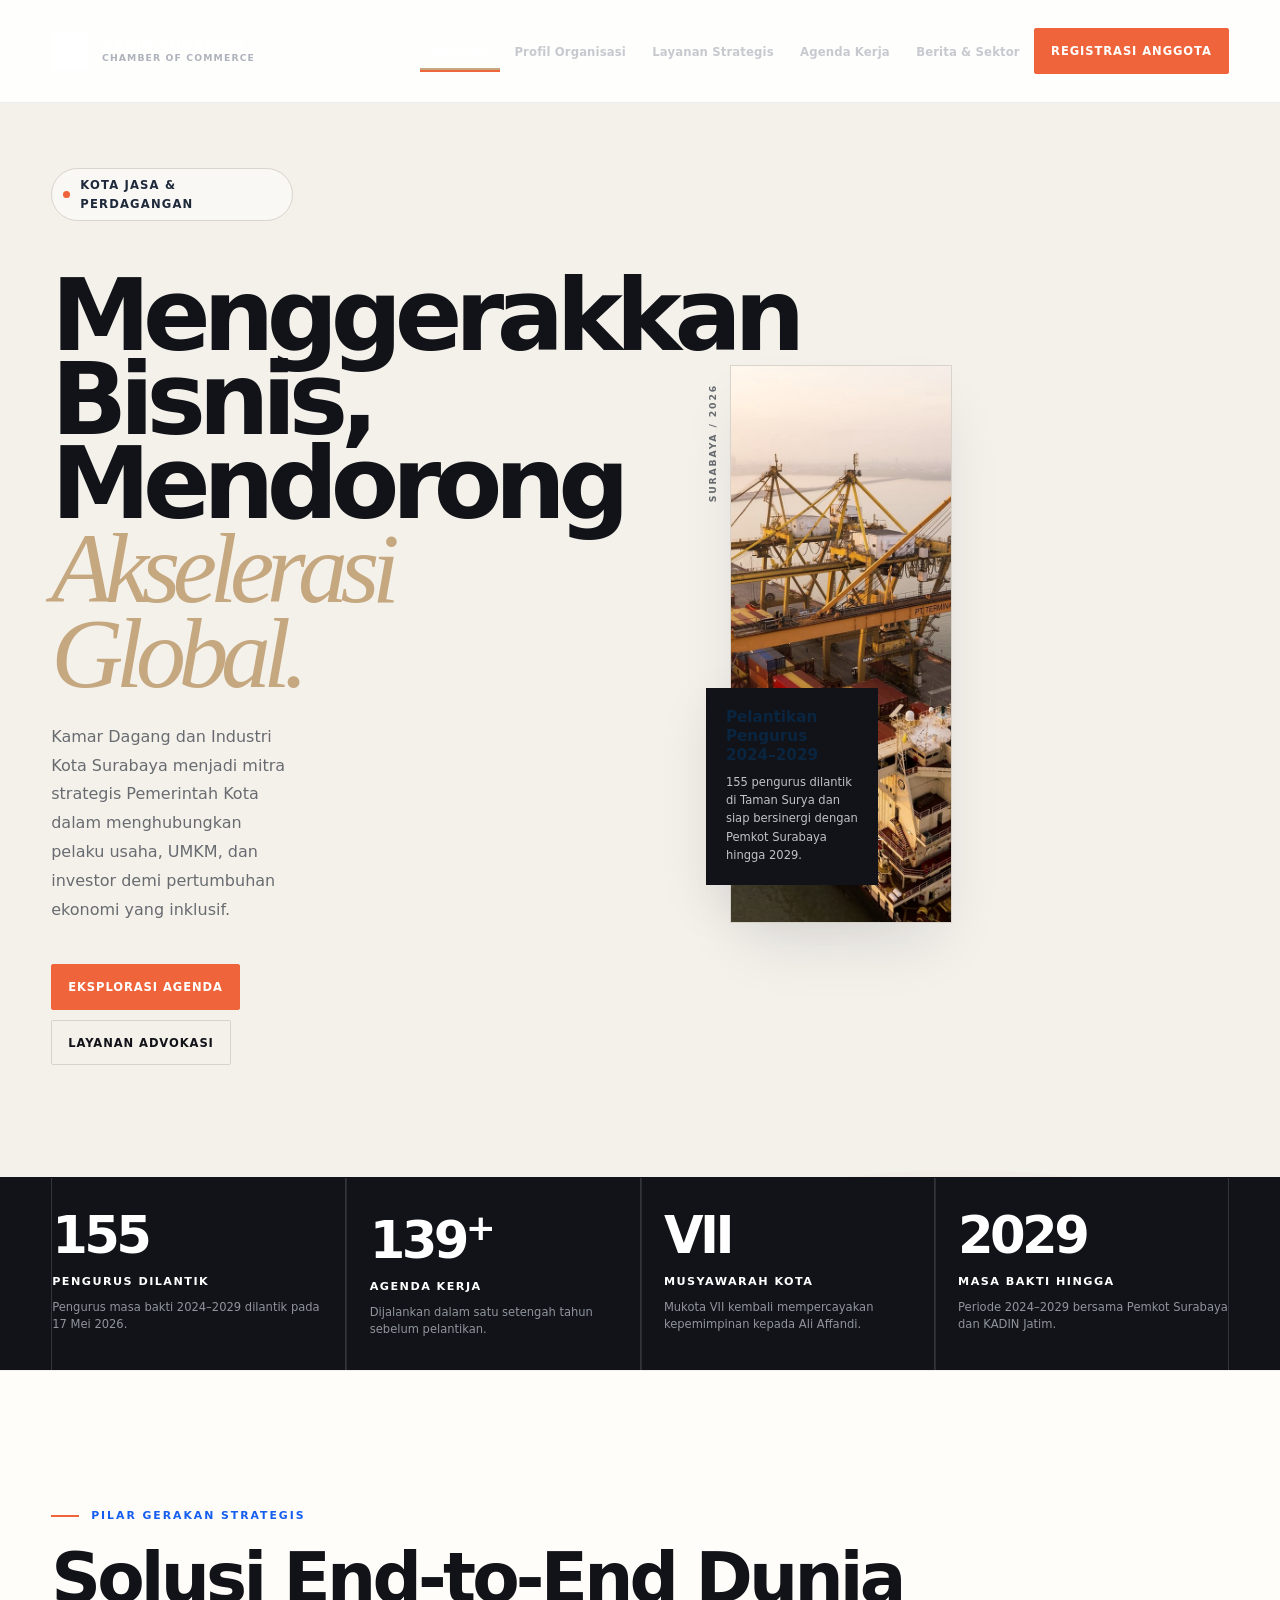
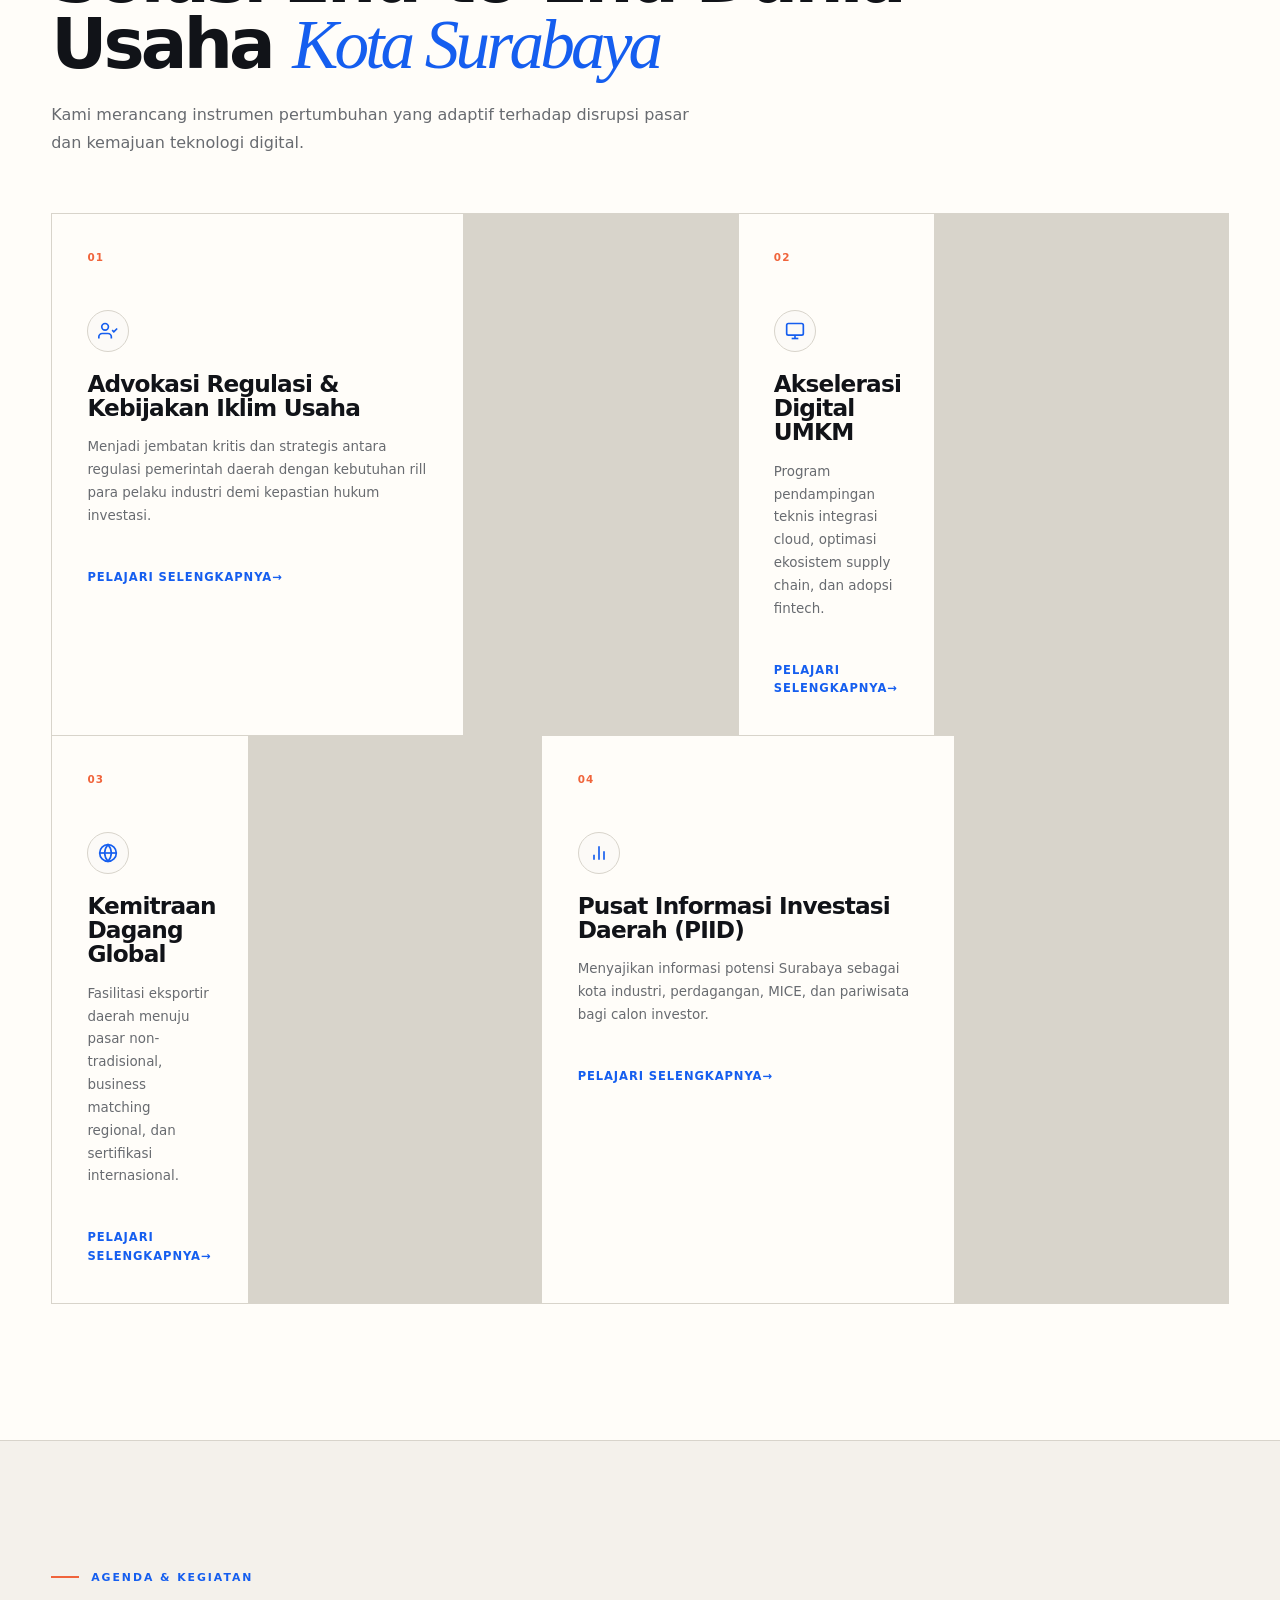
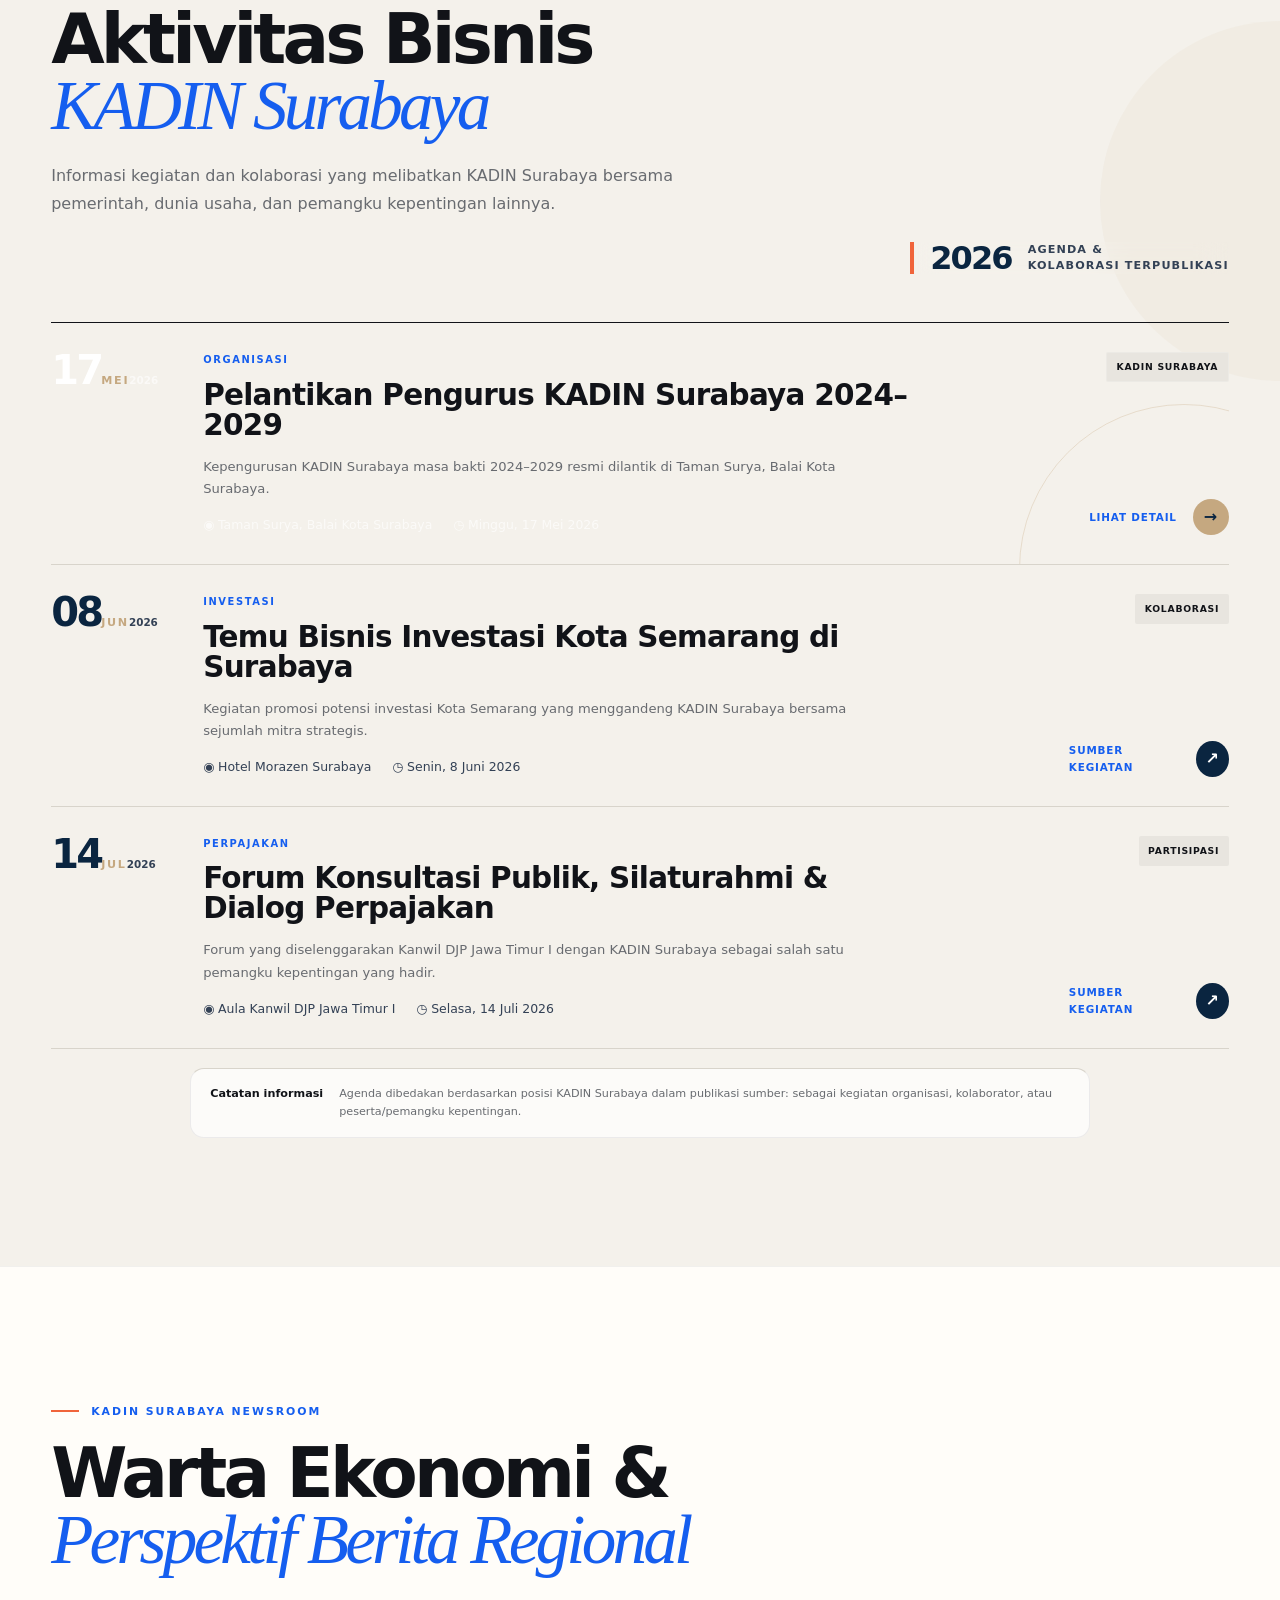
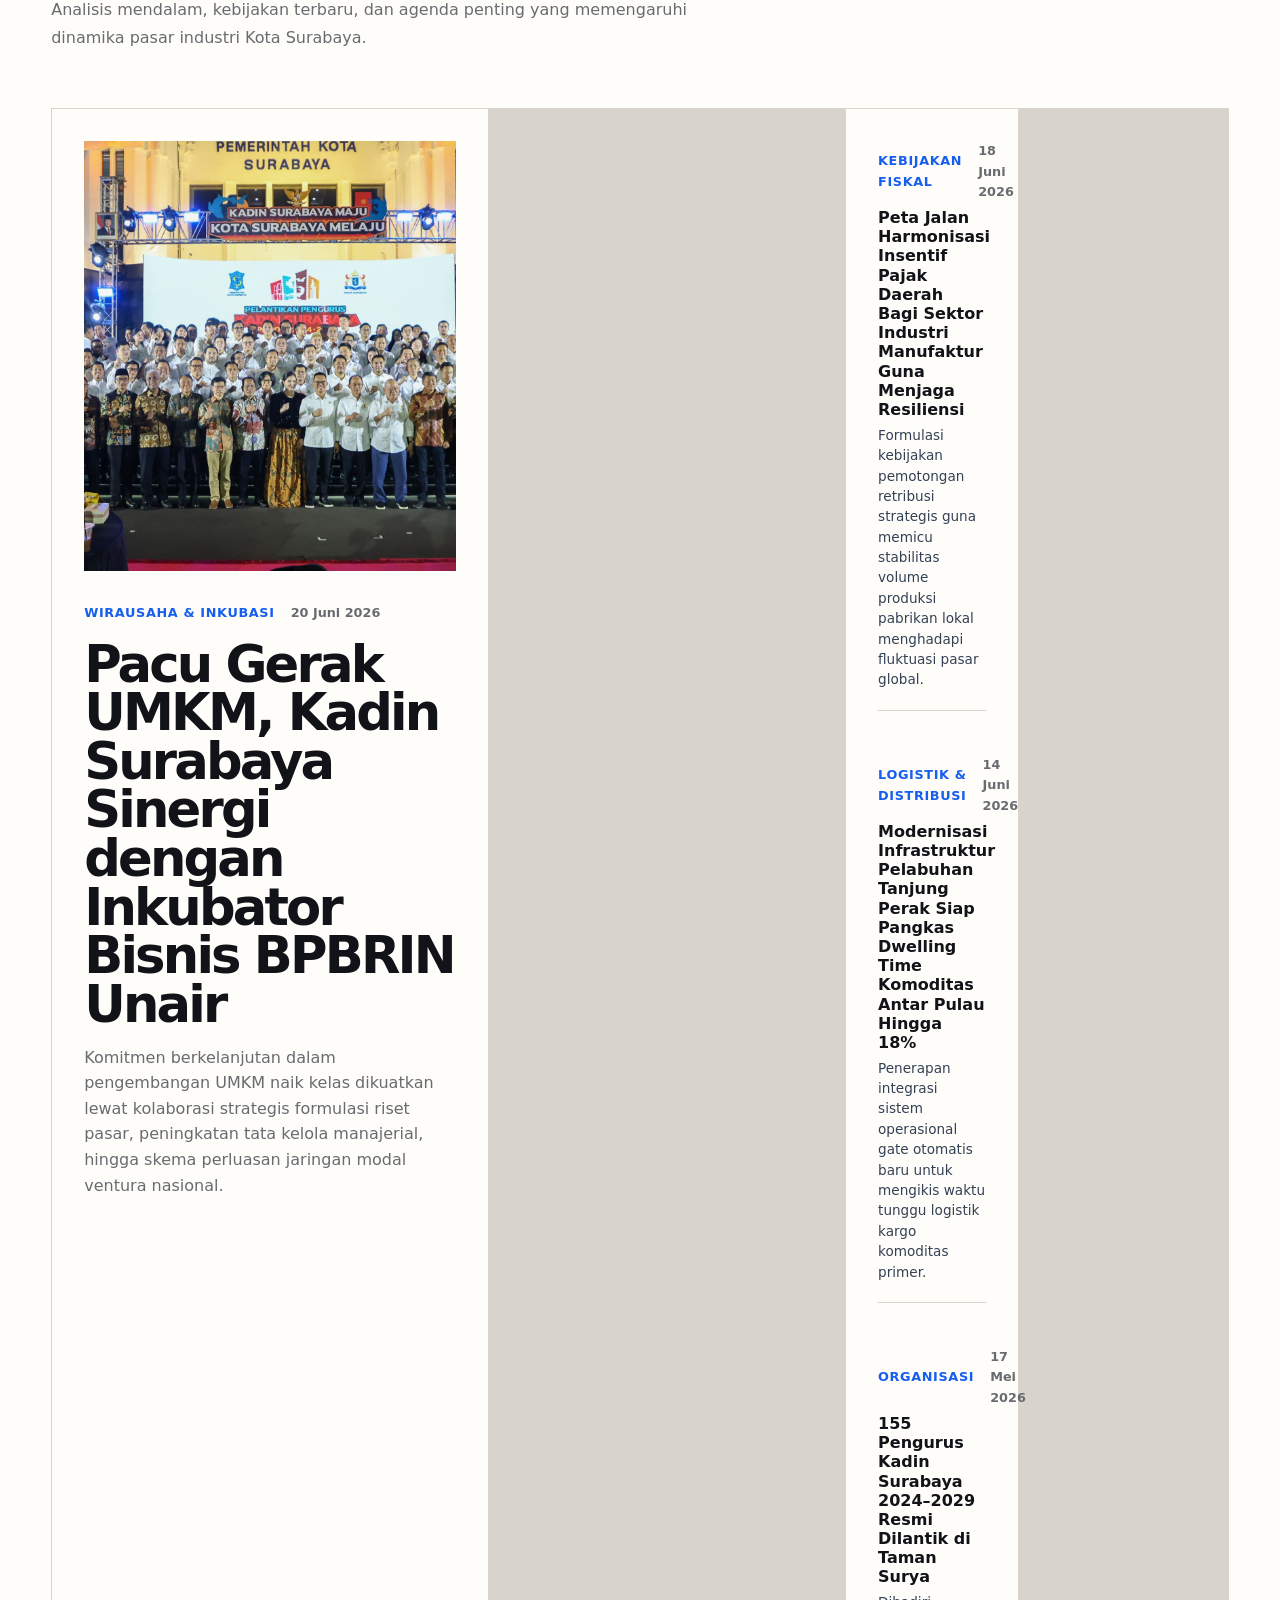
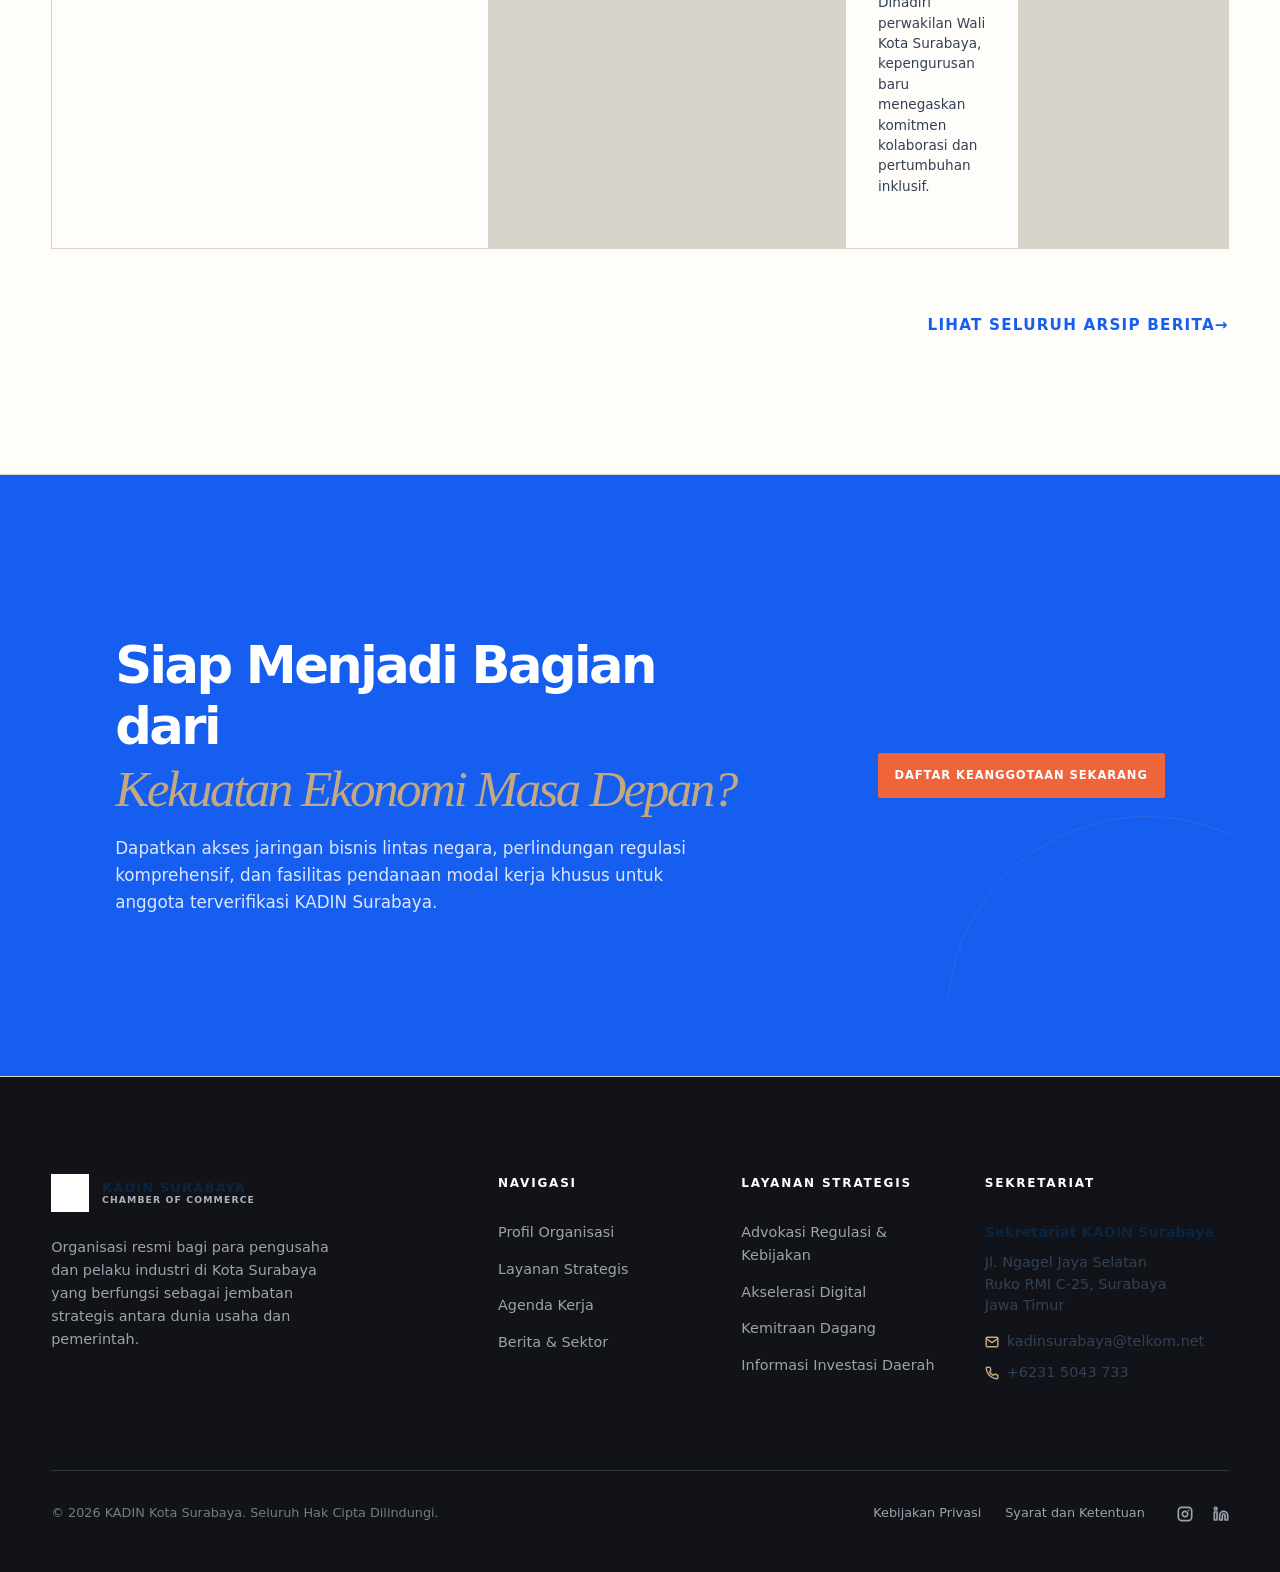
<file: index.html>
<!DOCTYPE html>
<html lang="id">
<head>
    <meta charset="UTF-8">
    <meta name="viewport" content="width=device-width, initial-scale=1.0">
    <meta name="theme-color" content="#0a2540">
    <title>KADIN Surabaya — Akselerasi Ekonomi Terintegrasi</title>
    <meta name="description" content="Platform resmi Kamar Dagang dan Industri (KADIN) Kota Surabaya. Menghubungkan ekosistem bisnis, UMKM, dan investasi global demi pertumbuhan ekonomi inklusif.">
    
    <!-- Link Aset Reusable CSS -->
    <link rel="stylesheet" href="css/style.css">
</head>
<body>

    <!-- ACCESSIBILITY: Skip navigation link -->
    <a href="#main-content" class="sr-only">Lompat ke Konten Utama</a>

    <!-- HEADER / NAVIGATION ARCHITECTURE -->
    <header class="header-root" id="site-header">
        <div class="container">
            <div class="header-container">
                <div class="brand-wrapper">
                <a href="index.html" class="brand-anchor" aria-label="Beranda KADIN Surabaya">
                    <img src="img/logo-kadin-sby.jfif" alt="Logo KADIN" style="height: 45px; width: auto; display: block; object-fit: contain;" aria-hidden="true">
                    <div class="brand-text">
                        <div class="brand-title">KADIN SURABAYA</div>
                        <div class="brand-subtitle">Chamber of Commerce</div>
                    </div>
                </a>
            </div>
                
                <nav class="nav-wrapper" aria-label="Navigasi Utama">
                    <ul class="nav-list">
                        <li><a href="index.html" class="nav-item-link is-active" aria-current="page">Beranda</a></li>
                        <li><a href="profil.html" class="nav-item-link">Profil Organisasi</a></li>
                        <li><a href="layanan.html" class="nav-item-link">Layanan Strategis</a></li>
                        <li><a href="#agenda" class="nav-item-link">Agenda Kerja</a></li>
                        <li><a href="berita-sektor.html" class="nav-item-link">Berita & Sektor</a></li>
                        <li><a href="#" target="_blank" rel="noopener noreferrer" class="btn-premium primary">Registrasi Anggota</a></li>
                    </ul>
                </nav>

                <!-- Hamburger Mobile Trigger Box -->
                <div class="toggle-wrapper">
                    <button class="menu-toggle" id="menu-toggle" aria-label="Buka Menu Navigasi" aria-expanded="false">
                        <span class="hamburger-line"></span>
                        <span class="hamburger-line"></span>
                        <span class="hamburger-line"></span>
                    </button>
                </div>
            </div>
        </div>
    </header>

    <!-- PANEL OVERLAY DRAWER MOBILE NAV -->
    <div class="mobile-menu-overlay" id="mobile-menu">
        <button class="mobile-menu-close" id="menu-close" aria-label="Tutup Menu Navigasi">
            <svg width="24" height="24" viewBox="0 0 24 24" fill="none" stroke="currentColor" stroke-width="2.5" stroke-linecap="round" stroke-linejoin="round">
                <line x1="18" y1="6" x2="6" y2="18"></line>
                <line x1="6" y1="6" x2="18" y2="18"></line>
            </svg>
        </button>
        <div class="mobile-menu-container">
            <ul class="mobile-nav-list">
                <li><a href="index.html" class="mobile-nav-link">Beranda</a></li>
                <li><a href="profil.html" class="mobile-nav-link">Profil Organisasi</a></li>
                <li><a href="layanan.html" class="mobile-nav-link">Layanan Strategis</a></li>
                <li><a href="#agenda" class="mobile-nav-link">Agenda Kerja</a></li>
                <li><a href="berita-sektor.html" class="mobile-nav-link">Berita & Sektor</a></li>
                <li style="margin-top: 2.5rem;">
                    <a href="#" target="_blank" rel="noopener noreferrer" class="btn-premium primary" style="display: flex; width: 100%; text-align: center; justify-content: center;">Registrasi Keanggotaan</a>
                </li>
            </ul>
        </div>
    </div>

    <main id="main-content">
        
        <!-- HERO: EDITORIAL ASYMMETRIC CONCEPT -->
        <section class="hero-root">
            <div class="container">
                <div class="hero-layout">
                    <div class="hero-content-cell">
                        <div class="hero-tagline-wrap">
                            <div class="hero-tagline-dot"></div>
                            <div class="hero-tagline-text">Kota Jasa &amp; Perdagangan</div>
                        </div>
                        <h1 class="hero-main-heading">
                            Menggerakkan Bisnis, <br>Mendorong <span class="editorial-italic">Akselerasi Global.</span>
                        </h1>
                        <p class="hero-description">
                            Kamar Dagang dan Industri Kota Surabaya menjadi mitra strategis Pemerintah Kota dalam menghubungkan pelaku usaha, UMKM, dan investor demi pertumbuhan ekonomi yang inklusif.
                        </p>
                        <div class="hero-actions-container">
                            <a href="#agenda" class="btn-premium primary">Eksplorasi Agenda</a>
                            <a href="layanan.html#advokasi" class="btn-premium secondary">Layanan Advokasi</a>
                        </div>
                    </div>
                    
                    <div class="hero-visual-cell">
                        <div class="hero-frame-container">
                            <div class="hero-image-main-wrap">
                                <!-- Foto rill langsung otomatis presisi mengikuti bingkai berkat properti object-fit -->
                                <img src="img/foto-proyek-sby.jpeg" alt="Aktivitas logistik dan terminal peti kemas pelabuhan" style="width: 100%; height: 100%; object-fit: cover; display: block;" loading="lazy">
                            </div>
                            <div class="hero-card-floating">
                                <div class="floating-card-title">Pelantikan Pengurus 2024–2029</div>
                                <div class="floating-card-body">155 pengurus dilantik di Taman Surya dan siap bersinergi dengan Pemkot Surabaya hingga 2029.</div>
                            </div>
                        </div>
                    </div>
                </div>
            </div>
        </section>

        <!-- ECONOMIC PULSE METRIC SECTION -->
        <section class="pulse-root" aria-label="Sorotan Kepengurusan KADIN Surabaya">
            <div class="container">
                <div class="pulse-grid">
                    <div class="pulse-cell">
                        <div class="pulse-number">155</div>
                        <div class="pulse-label">Pengurus Dilantik</div>
                        <div class="pulse-subtext">Pengurus masa bakti 2024–2029 dilantik pada 17 Mei 2026.</div>
                    </div>
                    <div class="pulse-cell">
                        <div class="pulse-number">139<span class="plus">+</span></div>
                        <div class="pulse-label">Agenda Kerja</div>
                        <div class="pulse-subtext">Dijalankan dalam satu setengah tahun sebelum pelantikan.</div>
                    </div>
                    <div class="pulse-cell">
                        <div class="pulse-number">VII</div>
                        <div class="pulse-label">Musyawarah Kota</div>
                        <div class="pulse-subtext">Mukota VII kembali mempercayakan kepemimpinan kepada Ali Affandi.</div>
                    </div>
                    <div class="pulse-cell">
                        <div class="pulse-number">2029</div>
                        <div class="pulse-label">Masa Bakti Hingga</div>
                        <div class="pulse-subtext">Periode 2024–2029 bersama Pemkot Surabaya dan KADIN Jatim.</div>
                    </div>
                </div>
            </div>
        </section>

        <!-- STRATEGIC PILLARS: BENTO DESIGN PATTERN -->
        <section class="pillars-root" id="layanan">
            <div class="container">
                <span class="section-kicker">Pilar Gerakan Strategis</span>
                <h2 class="section-title">Solusi End-to-End Dunia Usaha <span class="serif-italic">Kota Surabaya</span></h2>
                <p class="section-desc">Kami merancang instrumen pertumbuhan yang adaptif terhadap disrupsi pasar dan kemajuan teknologi digital.</p>
                
                <div class="bento-container">
                    <!-- Row 1: 60/40 Split -->
                    <div class="bento-row">
                        <div class="bento-cell bento-w-60">
                            <div class="bento-icon-wrapper">
                                <svg viewBox="0 0 24 24"><path d="M16 21v-2a4 4 0 0 0-4-4H5a4 4 0 0 0-4 4v2"></path><circle cx="8.5" cy="7" r="4"></circle><polyline points="17 11 19 13 23 9"></polyline></svg>
                            </div>
                            <h3 class="bento-headline">Advokasi Regulasi & Kebijakan Iklim Usaha</h3>
                            <p class="bento-body">Menjadi jembatan kritis dan strategis antara regulasi pemerintah daerah dengan kebutuhan rill para pelaku industri demi kepastian hukum investasi.</p>
                            <a href="layanan.html#advokasi" class="bento-action-link">Pelajari Selengkapnya</a>
                        </div>
                        <div class="bento-spacer"></div>
                        <div class="bento-cell bento-w-40">
                            <div class="bento-icon-wrapper">
                                <svg viewBox="0 0 24 24"><rect x="2" y="3" width="20" height="14" rx="2" ry="2"></rect><line x1="8" y1="21" x2="16" y2="21"></line><line x1="12" y1="17" x2="12" y2="21"></line></svg>
                            </div>
                            <h3 class="bento-headline">Akselerasi Digital UMKM</h3>
                            <p class="bento-body">Program pendampingan teknis integrasi cloud, optimasi ekosistem supply chain, dan adopsi fintech.</p>
                            <a href="layanan.html#digitalisasi" class="bento-action-link">Pelajari Selengkapnya</a>
                        </div>
                    </div>
                    
                    <!-- Row 2: 40/60 Split -->
                    <div class="bento-row">
                        <div class="bento-cell bento-w-40">
                            <div class="bento-icon-wrapper">
                                <svg viewBox="0 0 24 24"><circle cx="12" cy="12" r="10"></circle><line x1="2" y1="12" x2="22" y2="12"></line><path d="M12 2a15.3 15.3 0 0 1 4 10 15.3 15.3 0 0 1-4 10 15.3 15.3 0 0 1-4-10 15.3 15.3 0 0 1 4-10z"></path></svg>
                            </div>
                            <h3 class="bento-headline">Kemitraan Dagang Global</h3>
                            <p class="bento-body">Fasilitasi eksportir daerah menuju pasar non-tradisional, business matching regional, dan sertifikasi internasional.</p>
                            <a href="layanan.html#kemitraan" class="bento-action-link">Pelajari Selengkapnya</a>
                        </div>
                        <div class="bento-spacer"></div>
                        <div class="bento-cell bento-w-60">
                            <div class="bento-icon-wrapper">
                                <svg viewBox="0 0 24 24"><line x1="18" y1="20" x2="18" y2="10"></line><line x1="12" y1="20" x2="12" y2="4"></line><line x1="6" y1="20" x2="6" y2="14"></line></svg>
                            </div>
                            <h3 class="bento-headline">Pusat Informasi Investasi Daerah (PIID)</h3>
                            <p class="bento-body">Menyajikan informasi potensi Surabaya sebagai kota industri, perdagangan, MICE, dan pariwisata bagi calon investor.</p>
                            <a href="layanan.html#investasi" class="bento-action-link">Pelajari Selengkapnya</a>
                        </div>
                    </div>
                </div>
            </div>
        </section>

        <!-- STRATEGIC TIMELINE: AGENDA KERJA & FORUM -->
        <section class="agenda-modern" id="agenda" aria-labelledby="agenda-title">
  <div class="container">
    <div class="agenda-modern-header">
      <div class="agenda-heading">
        <span class="section-kicker">AGENDA &amp; KEGIATAN</span>
        <h2 id="agenda-title" class="section-title">Aktivitas Bisnis <br><span class="serif-italic">KADIN Surabaya</span></h2>
        <p class="section-desc">Informasi kegiatan dan kolaborasi yang melibatkan KADIN Surabaya bersama pemerintah, dunia usaha, dan pemangku kepentingan lainnya.</p>
      </div>
      <div class="agenda-summary"><strong>2026</strong><span>Agenda &amp;<br>kolaborasi terpublikasi</span></div>
    </div>
    <div class="agenda-grid">
      <article class="agenda-card agenda-card-featured">
        <div class="agenda-card-top"><div class="agenda-date"><b>17</b><span>MEI</span><small>2026</small></div><span class="agenda-badge badge-primary">KADIN Surabaya</span></div>
        <div class="agenda-card-content"><span class="agenda-category">ORGANISASI</span><h3>Pelantikan Pengurus KADIN Surabaya 2024–2029</h3><p>Kepengurusan KADIN Surabaya masa bakti 2024–2029 resmi dilantik di Taman Surya, Balai Kota Surabaya.</p><div class="agenda-meta"><span>◉ Taman Surya, Balai Kota Surabaya</span><span>◷ Minggu, 17 Mei 2026</span></div></div>
        <a href="agenda-single.html" class="agenda-card-link">Lihat detail <span>→</span></a>
      </article>
      <article class="agenda-card">
        <div class="agenda-card-top"><div class="agenda-date"><b>08</b><span>JUN</span><small>2026</small></div><span class="agenda-badge badge-collaboration">Kolaborasi</span></div>
        <div class="agenda-card-content"><span class="agenda-category">INVESTASI</span><h3>Temu Bisnis Investasi Kota Semarang di Surabaya</h3><p>Kegiatan promosi potensi investasi Kota Semarang yang menggandeng KADIN Surabaya bersama sejumlah mitra strategis.</p><div class="agenda-meta"><span>◉ Hotel Morazen Surabaya</span><span>◷ Senin, 8 Juni 2026</span></div></div>
        <a href="https://dpm-ptsp.surabaya.go.id/berita.php?id=NzYx" target="_blank" rel="noopener noreferrer" class="agenda-card-link">Sumber kegiatan <span>↗</span></a>
      </article>
      <article class="agenda-card">
        <div class="agenda-card-top"><div class="agenda-date"><b>14</b><span>JUL</span><small>2026</small></div><span class="agenda-badge badge-participant">Partisipasi</span></div>
        <div class="agenda-card-content"><span class="agenda-category">PERPAJAKAN</span><h3>Forum Konsultasi Publik, Silaturahmi &amp; Dialog Perpajakan</h3><p>Forum yang diselenggarakan Kanwil DJP Jawa Timur I dengan KADIN Surabaya sebagai salah satu pemangku kepentingan yang hadir.</p><div class="agenda-meta"><span>◉ Aula Kanwil DJP Jawa Timur I</span><span>◷ Selasa, 14 Juli 2026</span></div></div>
        <a href="https://pajak.go.id/en/node/120229" target="_blank" rel="noopener noreferrer" class="agenda-card-link">Sumber kegiatan <span>↗</span></a>
      </article>
    </div>
    <div class="agenda-note"><b>Catatan informasi</b><span>Agenda dibedakan berdasarkan posisi KADIN Surabaya dalam publikasi sumber: sebagai kegiatan organisasi, kolaborator, atau peserta/pemangku kepentingan.</span></div>
  </div>
</section>

        <!-- EDITORIAL NEWS & BUSINESS INSIGHTS -->
        <section class="news-root" id="berita">
            <div class="container">
                <span class="section-kicker">KADIN Surabaya Newsroom</span>
                <h2 class="section-title">Warta Ekonomi & <br><span class="serif-italic">Perspektif Berita Regional</span></h2>
                <p class="section-desc">Analisis mendalam, kebijakan terbaru, dan agenda penting yang memengaruhi dinamika pasar industri Kota Surabaya.</p>
                
                <div class="news-layout-table">
                    <!-- Left: Prominent Featured Story -->
                    <div class="news-featured-cell">
                        <a href="berita-single.html" class="article-featured-anchor" aria-label="Baca berita utama: Sinergi KADIN Surabaya dengan Inkubator Bisnis BPBRIN Unair">
                            <div class="article-featured-image-frame">
                                <!-- Foto utama berita otomatis presisi tanpa merusak rasio berkat properti object-fit -->
                                <img src="img/fotbar-kadin-sby.jpg" alt="Kolaborasi Strategis Kadin Surabaya dengan BPBRIN Unair" style="width: 100%; height: 100%; object-fit: cover; display: block;" loading="lazy">
                            </div>
                            <div class="article-meta-row">
                                <span class="article-tag">Wirausaha & Inkubasi</span>
                                <time datetime="2026-06-20">20 Juni 2026</time>
                            </div>
                            <h3 class="article-featured-title">Pacu Gerak UMKM, Kadin Surabaya Sinergi dengan Inkubator Bisnis BPBRIN Unair</h3>
                            <p class="article-featured-excerpt">
                                Komitmen berkelanjutan dalam pengembangan UMKM naik kelas dikuatkan lewat kolaborasi strategis formulasi riset pasar, peningkatan tata kelola manajerial, hingga skema perluasan jaringan modal ventura nasional.
                            </p>
                        </a>
                    </div>
                    
                    <!-- Right: Vertical List with Excerpts -->
                    <div class="news-list-cell">
                        <div class="news-list-container">
                            
                            <article class="news-row-item" style="padding-bottom: 1.5rem; margin-bottom: 1.5rem; border-bottom: 1px solid var(--slate-100);">
                                <a href="berita-single.html">
                                    <div class="article-meta-row" style="margin-bottom: 0.35rem;">
                                        <span class="article-tag">Kebijakan Fiskal</span>
                                        <time datetime="2026-06-18">18 Juni 2026</time>
                                    </div>
                                    <h3 class="news-row-title" style="margin-bottom: 0.35rem; font-size: 1.1rem; font-weight: 700;">Peta Jalan Harmonisasi Insentif Pajak Daerah Bagi Sektor Industri Manufaktur Guna Menjaga Resiliensi</h3>
                                    <p style="font-size: 0.85rem; color: var(--slate-700); line-height: 1.5;">Formulasi kebijakan pemotongan retribusi strategis guna memicu stabilitas volume produksi pabrikan lokal menghadapi fluktuasi pasar global.</p>
                                </a>
                            </article>

                            <article class="news-row-item" style="padding-bottom: 1.5rem; margin-bottom: 1.5rem; border-bottom: 1px solid var(--slate-100);">
                                <a href="berita-single.html">
                                    <div class="article-meta-row" style="margin-bottom: 0.35rem;">
                                        <span class="article-tag">Logistik & Distribusi</span>
                                        <time datetime="2026-06-14">14 Juni 2026</time>
                                    </div>
                                    <h3 class="news-row-title" style="margin-bottom: 0.35rem; font-size: 1.1rem; font-weight: 700;">Modernisasi Infrastruktur Pelabuhan Tanjung Perak Siap Pangkas Dwelling Time Komoditas Antar Pulau Hingga 18%</h3>
                                    <p style="font-size: 0.85rem; color: var(--slate-700); line-height: 1.5;">Penerapan integrasi sistem operasional gate otomatis baru untuk mengikis waktu tunggu logistik kargo komoditas primer.</p>
                                </a>
                            </article>

                            <article class="news-row-item" style="padding-bottom: 0; margin-bottom: 0; border-bottom: none;">
                                <a href="berita-single.html">
                                    <div class="article-meta-row" style="margin-bottom: 0.35rem;">
                                        <span class="article-tag">Organisasi</span>
                                        <time datetime="2026-05-17">17 Mei 2026</time>
                                    </div>
                                    <h3 class="news-row-title" style="margin-bottom: 0.35rem; font-size: 1.1rem; font-weight: 700;">155 Pengurus Kadin Surabaya 2024–2029 Resmi Dilantik di Taman Surya</h3>
                                    <p style="font-size: 0.85rem; color: var(--slate-700); line-height: 1.5;">Dihadiri perwakilan Wali Kota Surabaya, kepengurusan baru menegaskan komitmen kolaborasi dan pertumbuhan inklusif.</p>
                                </a>
                            </article>
                            
                        </div>
                    </div>
                </div>
                
                <div style="margin-top: 3rem; text-align: right;">
                    <a href="berita-sektor.html" class="bento-action-link" style="font-size: 0.95rem;">Lihat Seluruh Arsip Berita</a>
                </div>
            </div>
        </section>

        <!-- HIGH-END INTEGRATED CTA PLATFORM -->
        <section class="cta-root">
            <div class="container">
                <div class="cta-panel">
                    <div class="cta-panel-layout">
                        <div class="cta-text-cell">
                            <h2 class="cta-title">Siap Menjadi Bagian dari <br><span class="serif-premium">Kekuatan Ekonomi Masa Depan?</span></h2>
                            <p class="cta-desc">Dapatkan akses jaringan bisnis lintas negara, perlindungan regulasi komprehensif, dan fasilitas pendanaan modal kerja khusus untuk anggota terverifikasi KADIN Surabaya.</p>
                        </div>
                        <div class="cta-action-cell">
                            <a href="#" target="_blank" rel="noopener noreferrer" class="btn-premium primary" style="background-color: var(--gold-accent); border-color: var(--gold-accent);">Daftar Keanggotaan Sekarang</a>
                        </div>
                    </div>
                </div>
            </div>
        </section>

    </main>

    <!-- PREMIUM STRUCTURED FOOTER -->
    <footer class="footer-root">
        <div class="container">
            
            <div class="footer-grid-table">
                
                <div class="footer-column brand-col">
                    <div class="footer-logo-wrap">
                        <div class="brand-anchor">
                            <img src="img/logo-kadin-sby.jfif" alt="Logo KADIN" style="height: 45px; width: auto; display: block; object-fit: contain;" aria-hidden="true">
                            <div class="brand-text">
                                <div class="brand-title" style="color: var(--navy-primary);">KADIN SURABAYA</div>
                                <div class="brand-subtitle">Chamber of Commerce</div>
                            </div>
                        </div>
                    </div>
                    <p class="footer-brand-desc">
                        Organisasi resmi bagi para pengusaha dan pelaku industri di Kota Surabaya yang berfungsi sebagai jembatan strategis antara dunia usaha dan pemerintah.
                    </p>
                </div>

                <div class="footer-column links-col">
                    <h4 class="footer-heading">Navigasi</h4>
                    <ul>
                        <li class="footer-link-item"><a href="profil.html" class="footer-link">Profil Organisasi</a></li>
                        <li class="footer-link-item"><a href="layanan.html" class="footer-link">Layanan Strategis</a></li>
                        <li class="footer-link-item"><a href="#agenda" class="footer-link">Agenda Kerja</a></li>
                        <li class="footer-link-item"><a href="berita-sektor.html" class="footer-link">Berita & Sektor</a></li>
                    </ul>
                </div>

                <div class="footer-column links-col">
                    <h4 class="footer-heading">Layanan Strategis</h4>
                    <ul>
                        <li class="footer-link-item"><a href="layanan.html#advokasi" class="footer-link">Advokasi Regulasi & Kebijakan</a></li>
                        <li class="footer-link-item"><a href="layanan.html#digitalisasi" class="footer-link">Akselerasi Digital</a></li>
                        <li class="footer-link-item"><a href="layanan.html#kemitraan" class="footer-link">Kemitraan Dagang</a></li>
                        <li class="footer-link-item"><a href="layanan.html#investasi" class="footer-link">Informasi Investasi Daerah</a></li>
                    </ul>
                </div>

                <div class="footer-column links-col">
                    <h4 class="footer-heading">Sekretariat</h4>
                    <p style="line-height: 1.6; margin-bottom: 0.5rem; font-weight: 600; color: var(--navy-primary);">Sekretariat KADIN Surabaya</p>
                    <p style="line-height: 1.5; color: var(--slate-700); margin-bottom: 0.85rem;">
                        Jl. Ngagel Jaya Selatan<br>
                        Ruko RMI C-25, Surabaya<br>
                        Jawa Timur
                    </p>
                    
                    <div style="display: flex; flex-direction: column; gap: 0.5rem; color: var(--slate-700); font-size: 0.9rem;">
                        <div style="display: flex; align-items: center; gap: 0.5rem;">
                            <svg width="14" height="14" viewBox="0 0 24 24" fill="none" stroke="var(--gold-accent)" stroke-width="2.5" stroke-linecap="round" stroke-linejoin="round" style="flex-shrink: 0;" aria-hidden="true">
                                <path d="M4 4h16c1.1 0 2 .9 2 2v12c0 1.1-.9 2-2 2H4c-1.1 0-2-.9-2-2V6c0-1.1.9-2 2-2z"></path>
                                <polyline points="22,6 12,13 2,6"></polyline>
                            </svg>
                            <a href="mailto:kadinsurabaya@telkom.net" style="color: inherit; transition: color var(--transition-fast);">kadinsurabaya@telkom.net</a>
                        </div>
                        
                        <div style="display: flex; align-items: center; gap: 0.5rem;">
                            <svg width="14" height="14" viewBox="0 0 24 24" fill="none" stroke="var(--gold-accent)" stroke-width="2.5" stroke-linecap="round" stroke-linejoin="round" style="flex-shrink: 0;" aria-hidden="true">
                                <path d="M22 16.92v3a2 2 0 0 1-2.18 2 19.79 19.79 0 0 1-8.63-3.07 19.5 19.5 0 0 1-6-6 19.79 19.79 0 0 1-3.07-8.67A2 2 0 0 1 4.11 2h3a2 2 0 0 1 2 1.72 12.84 12.84 0 0 0 .7 2.81 2 2 0 0 1-.45 2.11L8.09 9.91a16 16 0 0 0 6 6l1.27-1.27a2 2 0 0 1 2.11-.45 12.84 12.84 0 0 0 2.81.7A2 2 0 0 1 22 16.92z"></path>
                            </svg>
                            <a href="tel:+62315043733" style="color: inherit; transition: color var(--transition-fast);">+6231 5043 733</a>
                        </div>
                    </div>
                </div>

            </div> 
            
            <!-- REVISED: FOOTER BOTTOM BAR WITH LEGAL LINKS & VEKTOR ICONS -->
            <div class="footer-bottom-bar">
                <div>
                    &copy; 2026 KADIN Kota Surabaya. Seluruh Hak Cipta Dilindungi.
                </div>
                <!-- Flexbox wrapper untuk menyatukan menu legalitas & ikon sosmed -->
                <div style="display: flex; align-items: center; gap: 2rem; flex-wrap: wrap;">
                    <!-- Menu Kebijakan Strategis Baru -->
                    <div style="display: flex; gap: 1.5rem;">
                        <a href="kebijakan-privasi.html" class="footer-link" style="font-size: 0.8rem;">Kebijakan Privasi</a>
                        <a href="syarat-ketentuan.html" class="footer-link" style="font-size: 0.8rem;">Syarat dan Ketentuan</a>
                    </div>
                    <!-- Jaringan Sosmed Menggunakan Icon Vektor Premium -->
                    <div class="social-links-container" style="display: flex; gap: 1.25rem; align-items: center;">
                        <a href="https://instagram.com/kadinjatim/" target="_blank" rel="noopener noreferrer" class="footer-link" aria-label="Instagram KADIN Surabaya" style="display: flex; align-items: center;">
                            <svg width="16" height="16" viewBox="0 0 24 24" fill="none" stroke="currentColor" stroke-width="2.5" stroke-linecap="round" stroke-linejoin="round" style="transition: transform var(--transition-fast);"><rect x="2" y="2" width="20" height="20" rx="5" ry="5"></rect><path d="M16 11.37A4 4 0 1 1 12.63 8 4 4 0 0 1 16 11.37z"></path><line x1="17.5" y1="6.5" x2="17.51" y2="6.5"></line></svg>
                        </a>
                        <a href="https://www.linkedin.com/company/kadin-jawa-timur" target="_blank" rel="noopener noreferrer" class="footer-link" aria-label="LinkedIn KADIN Surabaya" style="display: flex; align-items: center;">
                            <svg width="16" height="16" viewBox="0 0 24 24" fill="none" stroke="currentColor" stroke-width="2.5" stroke-linecap="round" stroke-linejoin="round" style="transition: transform var(--transition-fast);"><path d="M16 8a6 6 0 0 1 6 6v7h-4v-7a2 2 0 0 0-2-2 2 2 0 0 0-2 2v7h-4v-7a6 6 0 0 1 6-6z"></path><rect x="2" y="9" width="4" height="12"></rect><circle cx="4" cy="4" r="2"></circle></svg>
                        </a>
                    </div>
                </div>
            </div>

        </div>
    </footer>

    <!-- INTERACTIVE SCRIPT SYSTEM -->
    <script>
        (function() {
            'use strict';
            
            // 1. Controller Backdrop Transparansi Header
            const header = document.getElementById('site-header');
            if (header) {
                window.addEventListener('scroll', function() {
                    if (window.scrollY > 50) {
                        header.classList.add('is-scrolled');
                    } else {
                        header.classList.remove('is-scrolled');
                    }
                }, { passive: true });
            }

            // 2. Controller Panel Navigasi Mobile Drawer
            const toggleBtn = document.getElementById('menu-toggle');
            const closeBtn = document.getElementById('menu-close');
            const mobileLinks = document.querySelectorAll('.mobile-nav-link');
            
            if (toggleBtn) {
                toggleBtn.addEventListener('click', function() {
                    const isOpen = document.body.classList.toggle('mobile-menu-open');
                    toggleBtn.setAttribute('aria-expanded', isOpen);
                });
            }

            if (closeBtn) {
                closeBtn.addEventListener('click', function() {
                    document.body.classList.remove('mobile-menu-open');
                    if (toggleBtn) toggleBtn.setAttribute('aria-expanded', 'false');
                });
            }

            mobileLinks.forEach(link => {
                link.addEventListener('click', () => {
                    document.body.classList.remove('mobile-menu-open');
                    if (toggleBtn) toggleBtn.setAttribute('aria-expanded', 'false');
                });
            });
        })();
    </script>
</body>
</html>
</file>
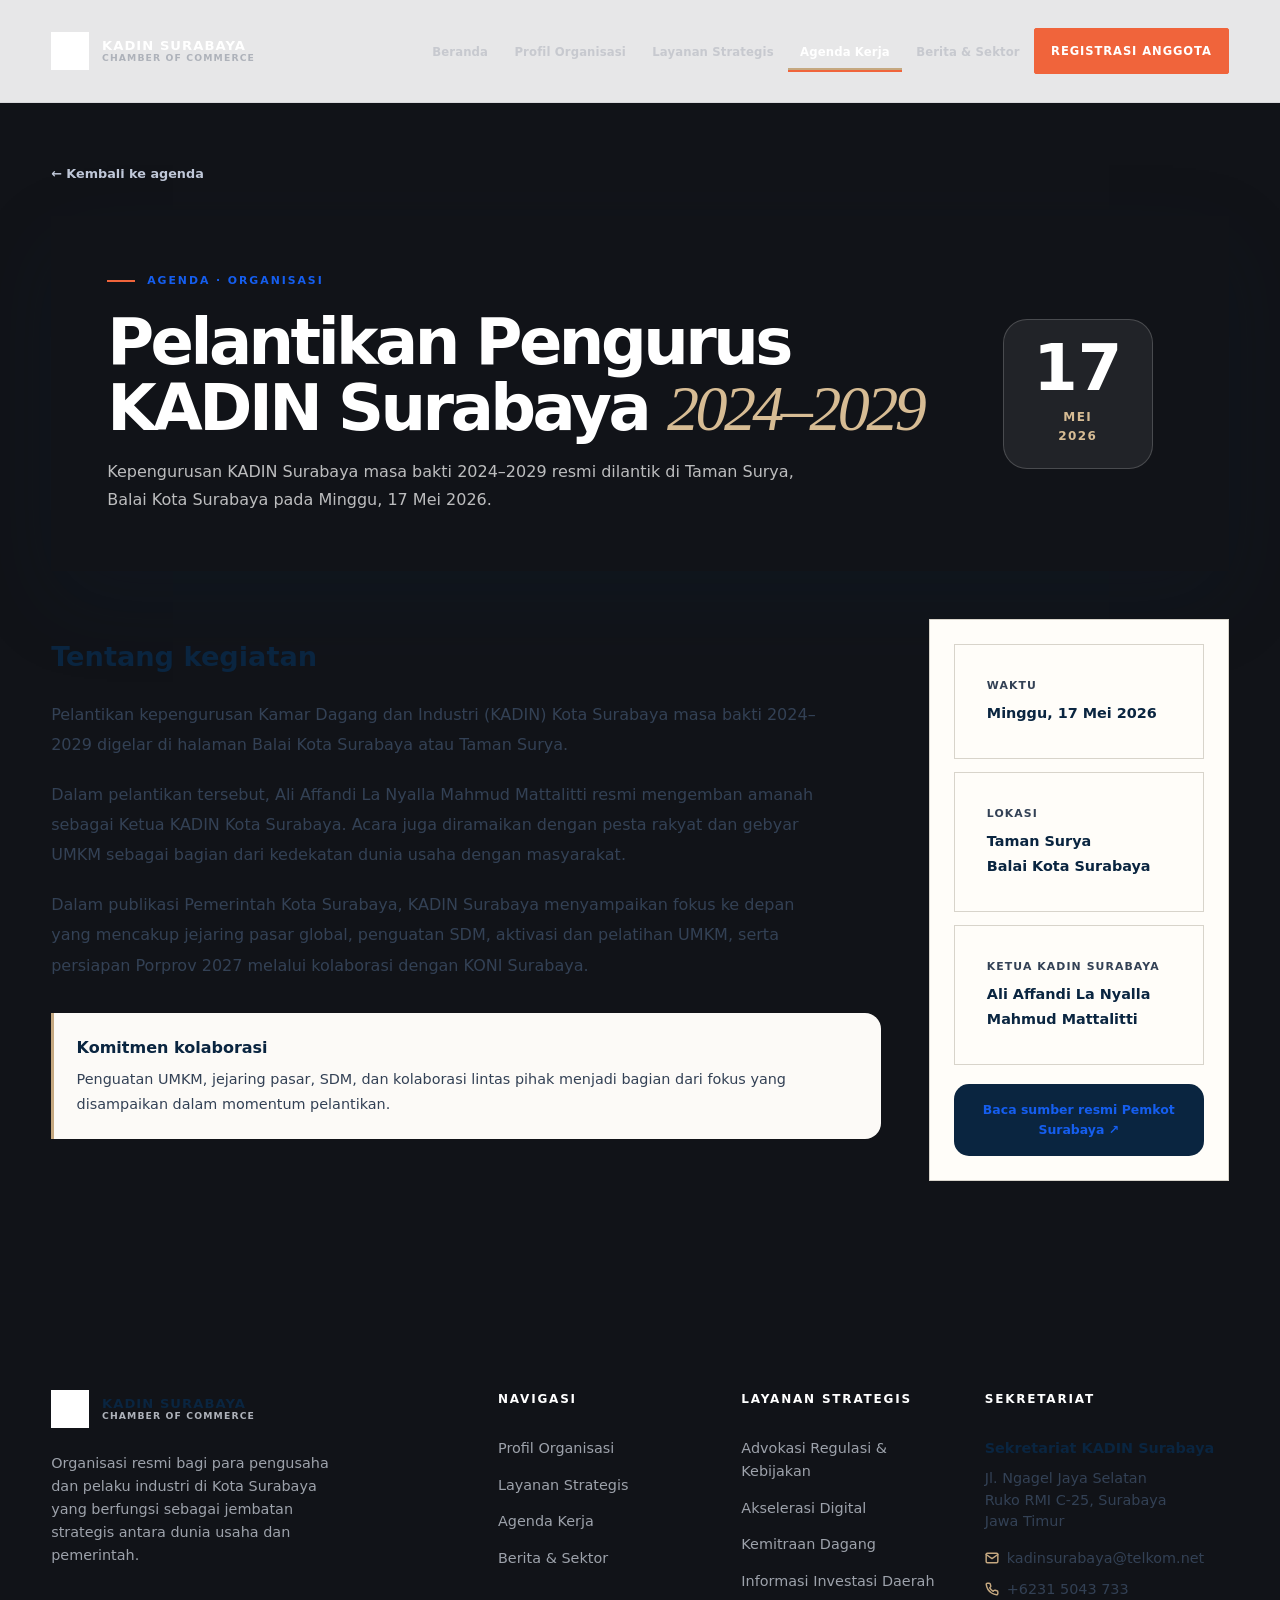
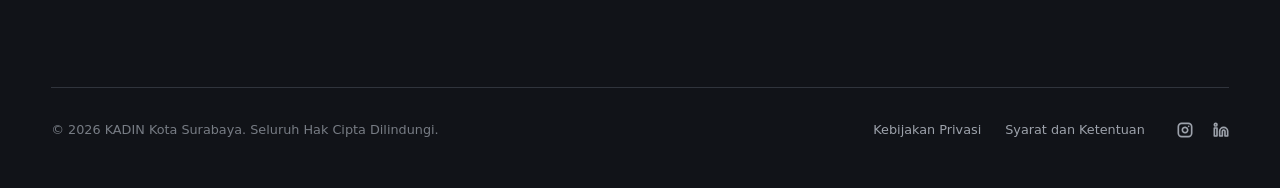
<file: agenda-single.html>
<!DOCTYPE html>
<html lang="id">
<head>
    <meta charset="UTF-8">
    <meta name="viewport" content="width=device-width, initial-scale=1.0">
    <title>Detail Agenda Kerja — KADIN Surabaya</title>
    <meta name="description" content="Informasi lengkap, rundown, pembicara, dan formulir registrasi resmi agenda kerja Kamar Dagang dan Industri Kota Surabaya.">
    
    <link rel="stylesheet" href="css/style.css">
</head>
<body>

    <a href="#main-content" class="sr-only">Lompat ke Konten Utama</a>

    <header class="header-root" id="site-header">
        <div class="container">
            <div class="header-container">
                <div class="brand-wrapper">
                <a href="index.html" class="brand-anchor" aria-label="Beranda KADIN Surabaya">
                    <img src="img/logo-kadin-sby.jfif" alt="Logo KADIN" style="height: 45px; width: auto; display: block; object-fit: contain;" aria-hidden="true">
                    <div class="brand-text">
                        <div class="brand-title">KADIN SURABAYA</div>
                        <div class="brand-subtitle">Chamber of Commerce</div>
                    </div>
                </a>
            </div>
                
                <nav class="nav-wrapper" aria-label="Navigasi Utama">
                    <ul class="nav-list">
                        <li><a href="index.html" class="nav-item-link" >Beranda</a></li>
                        <li><a href="profil.html" class="nav-item-link">Profil Organisasi</a></li>
                        <li><a href="layanan.html" class="nav-item-link">Layanan Strategis</a></li>
                        <li><a href="index.html#agenda" class="nav-item-link is-active" aria-current="page">Agenda Kerja</a></li>
                        <li><a href="berita-sektor.html" class="nav-item-link">Berita & Sektor</a></li>
                        <li><a href="#" target="_blank" rel="noopener noreferrer" class="btn-premium primary">Registrasi Anggota</a></li>
                    </ul>
                </nav>

                <!-- Hamburger Mobile Trigger Box -->
                <div class="toggle-wrapper">
                    <button class="menu-toggle" id="menu-toggle" aria-label="Buka Menu Navigasi" aria-expanded="false">
                        <span class="hamburger-line"></span>
                        <span class="hamburger-line"></span>
                        <span class="hamburger-line"></span>
                    </button>
                </div>
            </div>
        </div>
    </header>

    <div class="mobile-menu-overlay" id="mobile-menu">
        <button class="mobile-menu-close" id="menu-close" aria-label="Tutup Menu Navigasi">
            <svg width="24" height="24" viewBox="0 0 24 24" fill="none" stroke="currentColor" stroke-width="2.5" stroke-linecap="round" stroke-linejoin="round">
                <line x1="18" y1="6" x2="6" y2="18"></line>
                <line x1="6" y1="6" x2="18" y2="18"></line>
            </svg>
        </button>
        <div class="mobile-menu-container">
            <ul class="mobile-nav-list">
                <li><a href="index.html" class="mobile-nav-link">Beranda</a></li>
                <li><a href="profil.html" class="mobile-nav-link">Profil Organisasi</a></li>
                <li><a href="layanan.html" class="mobile-nav-link">Layanan Strategis</a></li>
                <li><a href="index.html#agenda" class="mobile-nav-link">Agenda Kerja</a></li>
                <li><a href="berita-sektor.html" class="mobile-nav-link">Berita & Sektor</a></li>
                <li style="margin-top: 2.5rem;">
                    <a href="#" target="_blank" rel="noopener noreferrer" class="btn-premium primary" style="display: flex; width: 100%; text-align: center; justify-content: center;">Registrasi Keanggotaan</a>
                </li>
            </ul>
        </div>
    </div>

    <main id="main-content">
<section class="agenda-detail-modern">
  <div class="container">
    <a href="index.html#agenda" class="detail-back">← Kembali ke agenda</a>
    <div class="detail-hero">
      <div><span class="section-kicker">AGENDA · ORGANISASI</span><h1>Pelantikan Pengurus KADIN Surabaya <em>2024–2029</em></h1><p>Kepengurusan KADIN Surabaya masa bakti 2024–2029 resmi dilantik di Taman Surya, Balai Kota Surabaya pada Minggu, 17 Mei 2026.</p></div>
      <div class="detail-date"><b>17</b><span>MEI<br>2026</span></div>
    </div>
    <div class="detail-layout">
      <article class="detail-article">
        <h2>Tentang kegiatan</h2>
        <p>Pelantikan kepengurusan Kamar Dagang dan Industri (KADIN) Kota Surabaya masa bakti 2024–2029 digelar di halaman Balai Kota Surabaya atau Taman Surya.</p>
        <p>Dalam pelantikan tersebut, Ali Affandi La Nyalla Mahmud Mattalitti resmi mengemban amanah sebagai Ketua KADIN Kota Surabaya. Acara juga diramaikan dengan pesta rakyat dan gebyar UMKM sebagai bagian dari kedekatan dunia usaha dengan masyarakat.</p>
        <p>Dalam publikasi Pemerintah Kota Surabaya, KADIN Surabaya menyampaikan fokus ke depan yang mencakup jejaring pasar global, penguatan SDM, aktivasi dan pelatihan UMKM, serta persiapan Porprov 2027 melalui kolaborasi dengan KONI Surabaya.</p>
        <div class="detail-highlight"><b>Komitmen kolaborasi</b><span>Penguatan UMKM, jejaring pasar, SDM, dan kolaborasi lintas pihak menjadi bagian dari fokus yang disampaikan dalam momentum pelantikan.</span></div>
      </article>
      <aside class="detail-sidebar">
        <div class="detail-card"><span>Waktu</span><b>Minggu, 17 Mei 2026</b></div>
        <div class="detail-card"><span>Lokasi</span><b>Taman Surya<br>Balai Kota Surabaya</b></div>
        <div class="detail-card"><span>Ketua KADIN Surabaya</span><b>Ali Affandi La Nyalla Mahmud Mattalitti</b></div>
        <a class="detail-source" href="https://surabaya.go.id/id/berita/25165/kadin-surabaya-2024-2029-resmi-dilantik-di-taman-surya-pemkot-surabaya-ajak-kolaborasi-dorong-ekonomi-global-dan-berdayakan-umkm" target="_blank" rel="noopener noreferrer">Baca sumber resmi Pemkot Surabaya ↗</a>
      </aside>
    </div>
  </div>
</section>
</main>

    <footer class="footer-root">
        <div class="container">
            
            <div class="footer-grid-table">
                
                <div class="footer-column brand-col">
                    <div class="footer-logo-wrap">
                        <div class="brand-anchor">
                            <img src="img/logo-kadin-sby.jfif" alt="Logo KADIN" style="height: 45px; width: auto; display: block; object-fit: contain;" aria-hidden="true">
                            <div class="brand-text">
                                <div class="brand-title" style="color: var(--navy-primary);">KADIN SURABAYA</div>
                                <div class="brand-subtitle">Chamber of Commerce</div>
                            </div>
                        </div>
                    </div>
                    <p class="footer-brand-desc">
                        Organisasi resmi bagi para pengusaha dan pelaku industri di Kota Surabaya yang berfungsi sebagai jembatan strategis antara dunia usaha dan pemerintah.
                    </p>
                </div>

                <div class="footer-column links-col">
                    <h4 class="footer-heading">Navigasi</h4>
                    <ul>
                        <li class="footer-link-item"><a href="profil.html" class="footer-link">Profil Organisasi</a></li>
                        <li class="footer-link-item"><a href="layanan.html" class="footer-link">Layanan Strategis</a></li>
                        <li class="footer-link-item"><a href="index.html#agenda" class="footer-link">Agenda Kerja</a></li>
                        <li class="footer-link-item"><a href="berita-sektor.html" class="footer-link">Berita & Sektor</a></li>
                    </ul>
                </div>

                <div class="footer-column links-col">
                    <h4 class="footer-heading">Layanan Strategis</h4>
                    <ul>
                        <li class="footer-link-item"><a href="layanan.html#advokasi" class="footer-link">Advokasi Regulasi & Kebijakan</a></li>
                        <li class="footer-link-item"><a href="layanan.html#digitalisasi" class="footer-link">Akselerasi Digital</a></li>
                        <li class="footer-link-item"><a href="layanan.html#kemitraan" class="footer-link">Kemitraan Dagang</a></li>
                        <li class="footer-link-item"><a href="layanan.html#investasi" class="footer-link">Informasi Investasi Daerah</a></li>
                    </ul>
                </div>

                <div class="footer-column links-col">
                    <h4 class="footer-heading">Sekretariat</h4>
                    <p style="line-height: 1.6; margin-bottom: 0.5rem; font-weight: 600; color: var(--navy-primary);">Sekretariat KADIN Surabaya</p>
                    <p style="line-height: 1.5; color: var(--slate-700); margin-bottom: 0.85rem;">
                        Jl. Ngagel Jaya Selatan<br>
                        Ruko RMI C-25, Surabaya<br>
                        Jawa Timur
                    </p>
                    
                    <div style="display: flex; flex-direction: column; gap: 0.5rem; color: var(--slate-700); font-size: 0.9rem;">
                        <div style="display: flex; align-items: center; gap: 0.5rem;">
                            <svg width="14" height="14" viewBox="0 0 24 24" fill="none" stroke="var(--gold-accent)" stroke-width="2.5" stroke-linecap="round" stroke-linejoin="round" style="flex-shrink: 0;" aria-hidden="true">
                                <path d="M4 4h16c1.1 0 2 .9 2 2v12c0 1.1-.9 2-2 2H4c-1.1 0-2-.9-2-2V6c0-1.1.9-2 2-2z"></path>
                                <polyline points="22,6 12,13 2,6"></polyline>
                            </svg>
                            <a href="mailto:kadinsurabaya@telkom.net" style="color: inherit; transition: color var(--transition-fast);">kadinsurabaya@telkom.net</a>
                        </div>
                        
                        <div style="display: flex; align-items: center; gap: 0.5rem;">
                            <svg width="14" height="14" viewBox="0 0 24 24" fill="none" stroke="var(--gold-accent)" stroke-width="2.5" stroke-linecap="round" stroke-linejoin="round" style="flex-shrink: 0;" aria-hidden="true">
                                <path d="M22 16.92v3a2 2 0 0 1-2.18 2 19.79 19.79 0 0 1-8.63-3.07 19.5 19.5 0 0 1-6-6 19.79 19.79 0 0 1-3.07-8.67A2 2 0 0 1 4.11 2h3a2 2 0 0 1 2 1.72 12.84 12.84 0 0 0 .7 2.81 2 2 0 0 1-.45 2.11L8.09 9.91a16 16 0 0 0 6 6l1.27-1.27a2 2 0 0 1 2.11-.45 12.84 12.84 0 0 0 2.81.7A2 2 0 0 1 22 16.92z"></path>
                            </svg>
                            <a href="tel:+62315043733" style="color: inherit; transition: color var(--transition-fast);">+6231 5043 733</a>
                        </div>
                    </div>
                </div>

            </div> 
            
            <!-- REVISED: FOOTER BOTTOM BAR WITH LEGAL LINKS & VEKTOR ICONS -->
            <div class="footer-bottom-bar">
                <div>
                    &copy; 2026 KADIN Kota Surabaya. Seluruh Hak Cipta Dilindungi.
                </div>
                <!-- Flexbox wrapper untuk menyatukan menu legalitas & ikon sosmed -->
                <div style="display: flex; align-items: center; gap: 2rem; flex-wrap: wrap;">
                    <!-- Menu Kebijakan Strategis Baru -->
                    <div style="display: flex; gap: 1.5rem;">
                        <a href="kebijakan-privasi.html" class="footer-link" style="font-size: 0.8rem;">Kebijakan Privasi</a>
                        <a href="syarat-ketentuan.html" class="footer-link" style="font-size: 0.8rem;">Syarat dan Ketentuan</a>
                    </div>
                    <!-- Jaringan Sosmed Menggunakan Icon Vektor Premium -->
                    <div class="social-links-container" style="display: flex; gap: 1.25rem; align-items: center;">
                        <a href="https://instagram.com/kadinjatim/" target="_blank" rel="noopener noreferrer" class="footer-link" aria-label="Instagram KADIN Surabaya" style="display: flex; align-items: center;">
                            <svg width="16" height="16" viewBox="0 0 24 24" fill="none" stroke="currentColor" stroke-width="2.5" stroke-linecap="round" stroke-linejoin="round" style="transition: transform var(--transition-fast);"><rect x="2" y="2" width="20" height="20" rx="5" ry="5"></rect><path d="M16 11.37A4 4 0 1 1 12.63 8 4 4 0 0 1 16 11.37z"></path><line x1="17.5" y1="6.5" x2="17.51" y2="6.5"></line></svg>
                        </a>
                        <a href="https://www.linkedin.com/company/kadin-jawa-timur" target="_blank" rel="noopener noreferrer" class="footer-link" aria-label="LinkedIn KADIN Surabaya" style="display: flex; align-items: center;">
                            <svg width="16" height="16" viewBox="0 0 24 24" fill="none" stroke="currentColor" stroke-width="2.5" stroke-linecap="round" stroke-linejoin="round" style="transition: transform var(--transition-fast);"><path d="M16 8a6 6 0 0 1 6 6v7h-4v-7a2 2 0 0 0-2-2 2 2 0 0 0-2 2v7h-4v-7a6 6 0 0 1 6-6z"></path><rect x="2" y="9" width="4" height="12"></rect><circle cx="4" cy="4" r="2"></circle></svg>
                        </a>
                    </div>
                </div>
            </div>

        </div>
    </footer>

    <script>
        (function() {
            'use strict';
            
            // Header scroll opacity controller
            const header = document.getElementById('site-header');
            if (header) {
                window.addEventListener('scroll', function() {
                    if (window.scrollY > 50) {
                        header.classList.add('is-scrolled');
                    } else {
                        header.classList.remove('is-scrolled');
                    }
                }, { passive: true });
            }

            // Mobile menu drawer controller
            const toggleBtn = document.getElementById('menu-toggle');
            const closeBtn = document.getElementById('menu-close');
            const mobileLinks = document.querySelectorAll('.mobile-nav-link');
            
            if (toggleBtn) {
                toggleBtn.addEventListener('click', function() {
                    const isOpen = document.body.classList.toggle('mobile-menu-open');
                    toggleBtn.setAttribute('aria-expanded', isOpen);
                });
            }

            if (closeBtn) {
                closeBtn.addEventListener('click', function() {
                    document.body.classList.remove('mobile-menu-open');
                    if (toggleBtn) toggleBtn.setAttribute('aria-expanded', 'false');
                });
            }

            mobileLinks.forEach(link => {
                link.addEventListener('click', () => {
                    document.body.classList.remove('mobile-menu-open');
                    if (toggleBtn) toggleBtn.setAttribute('aria-expanded', 'false');
                });
            });
        })();
    </script>
</body>
</html>
</file>
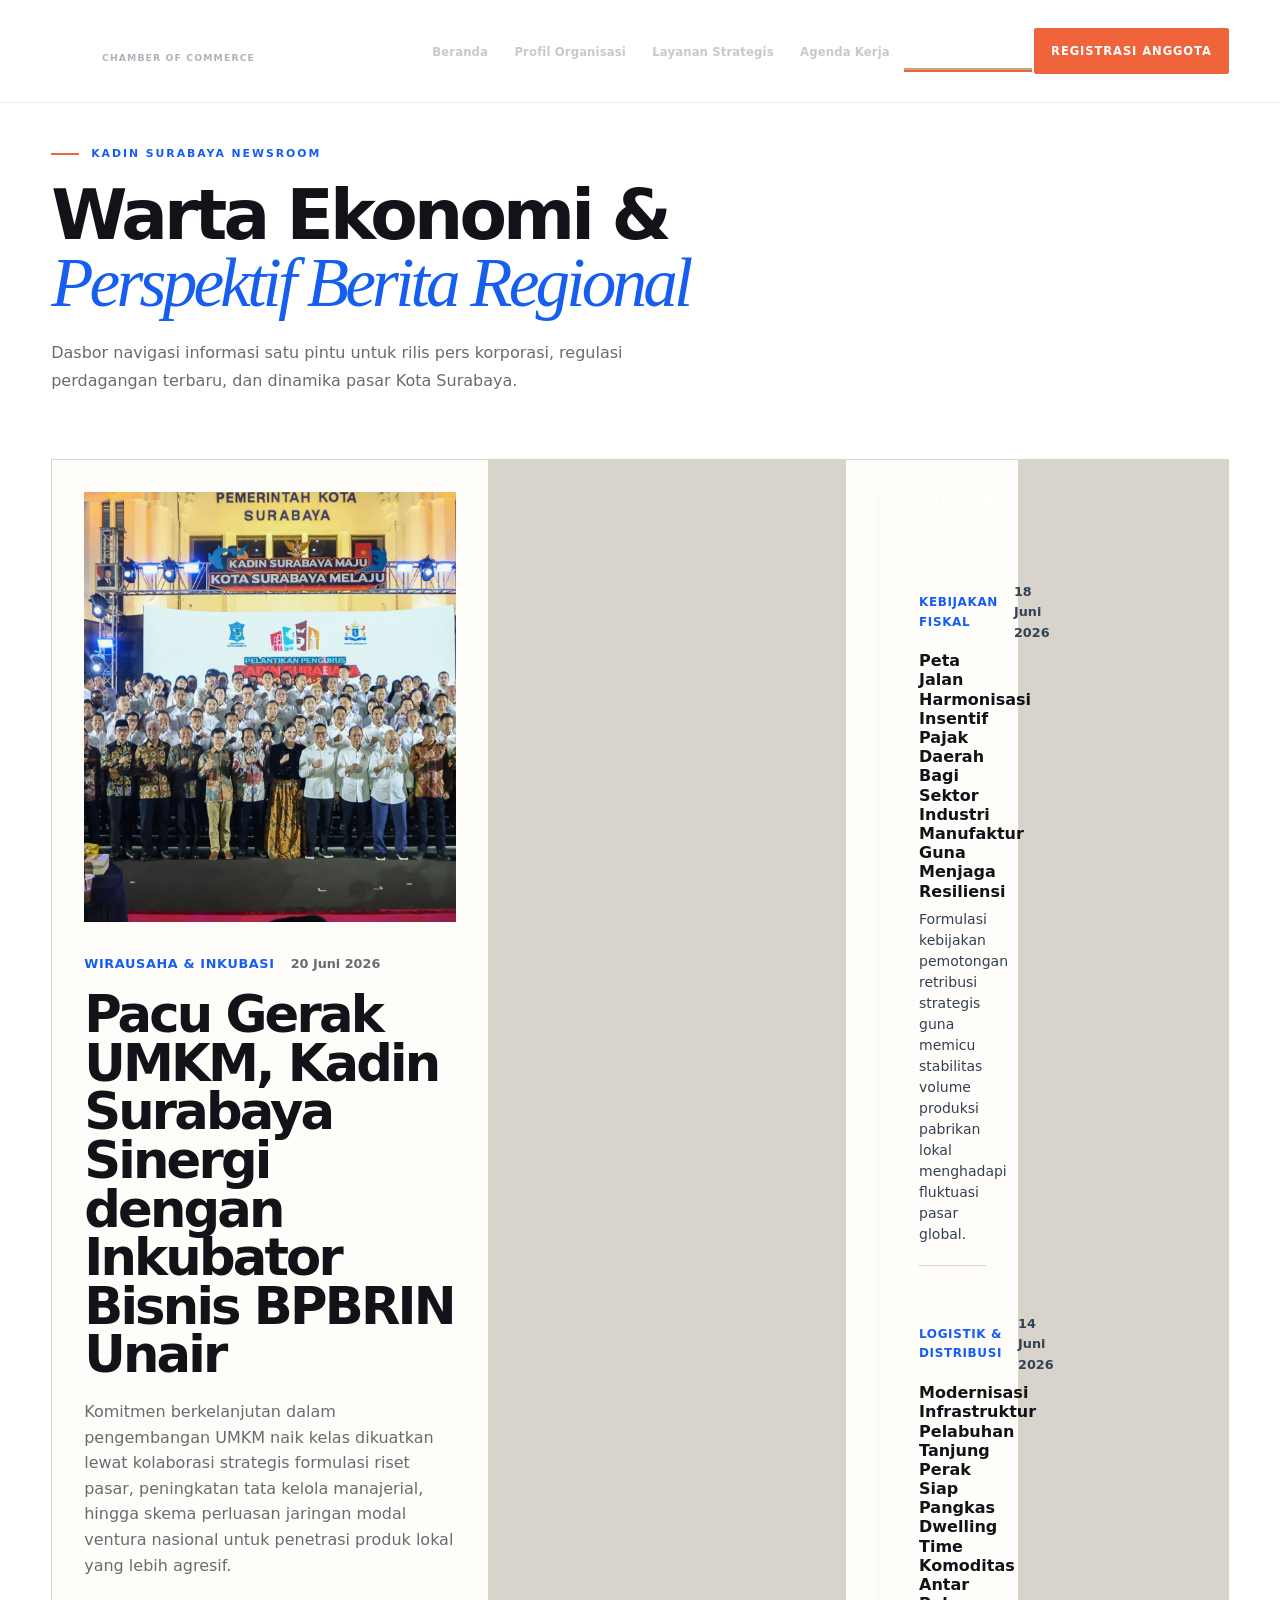
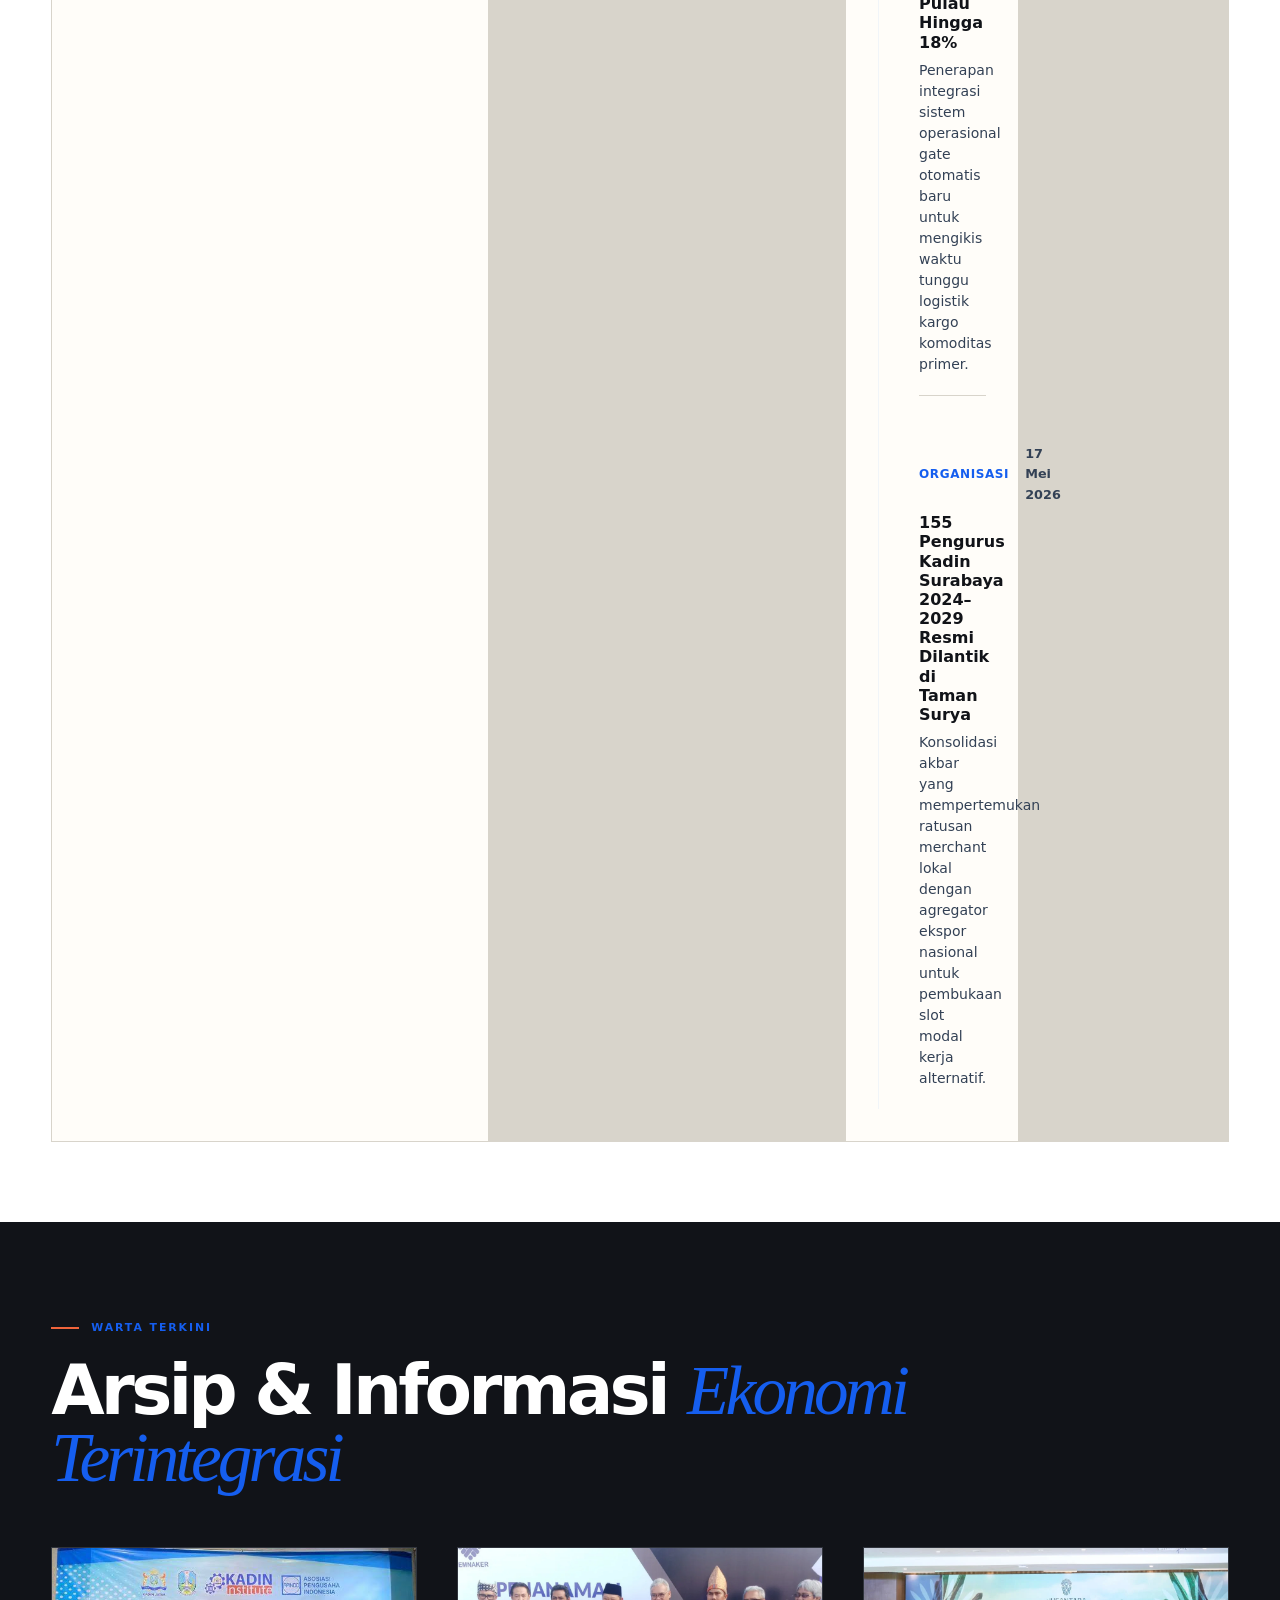
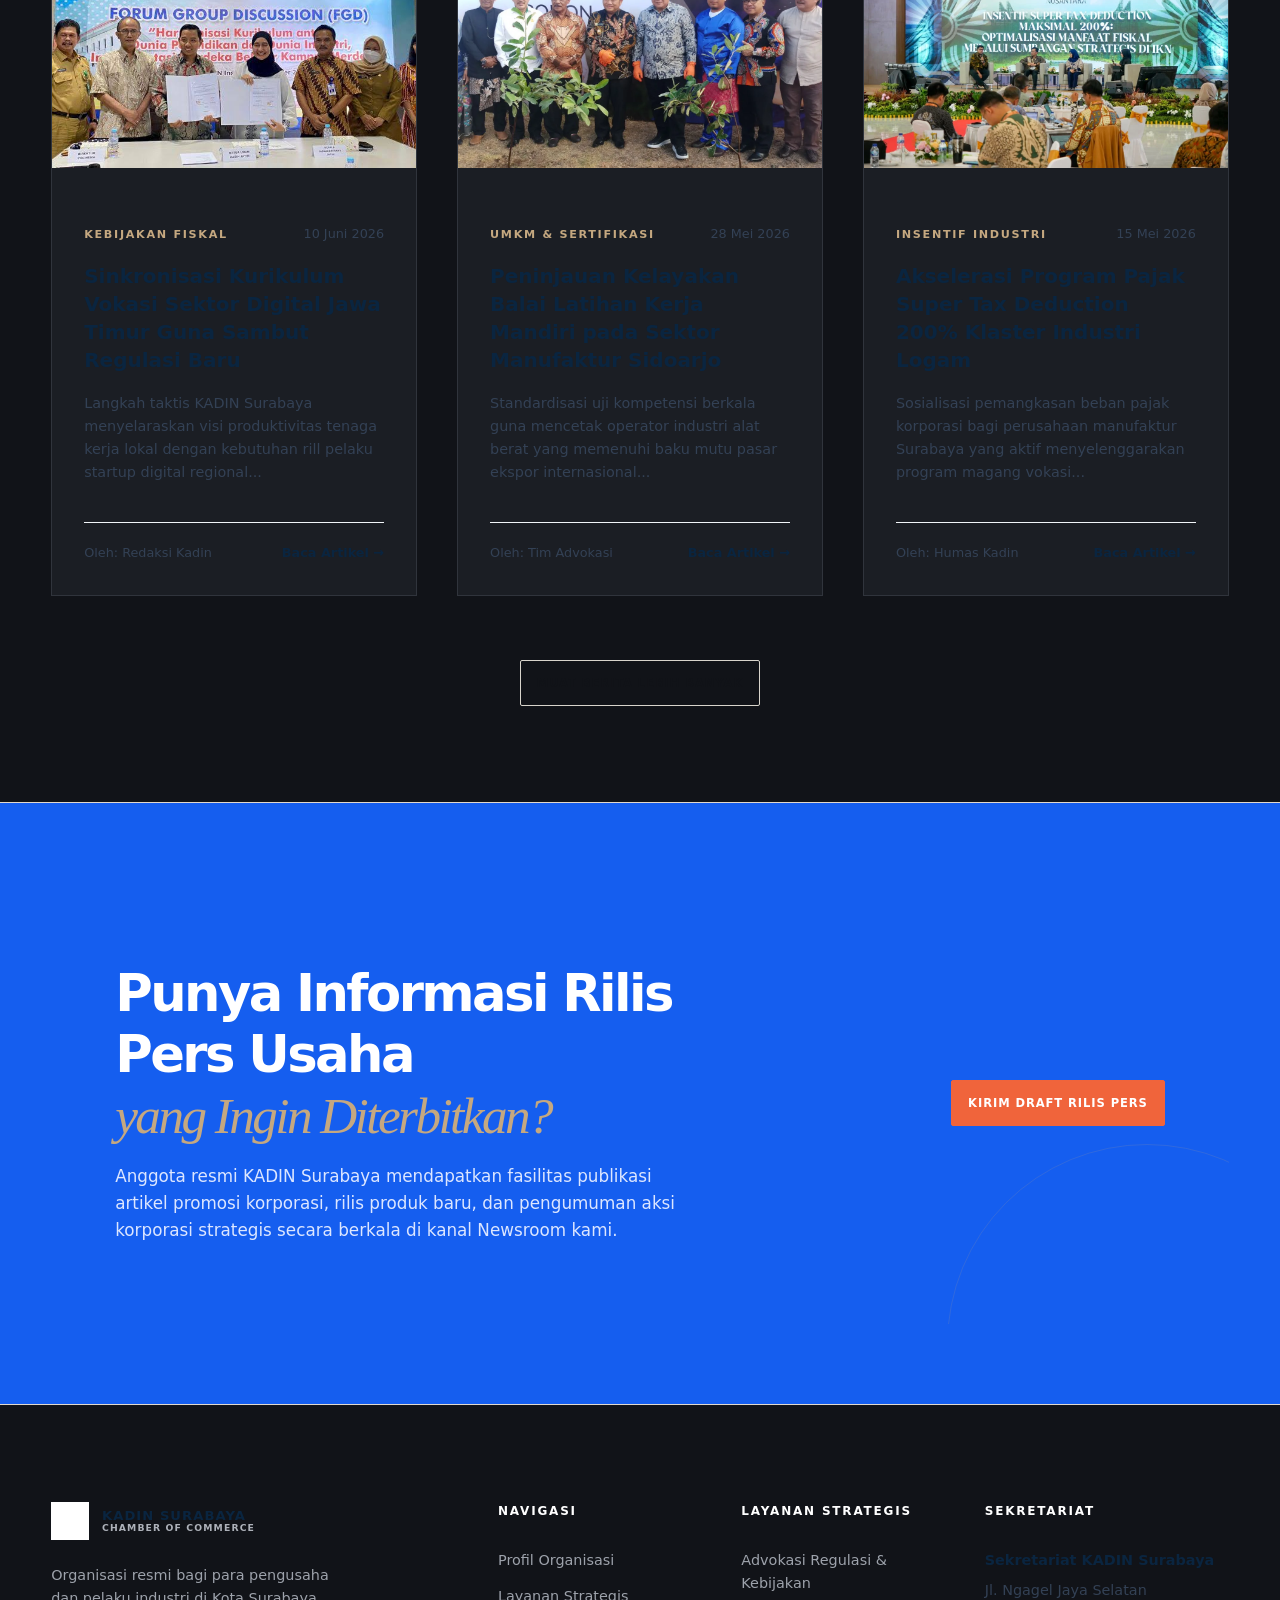
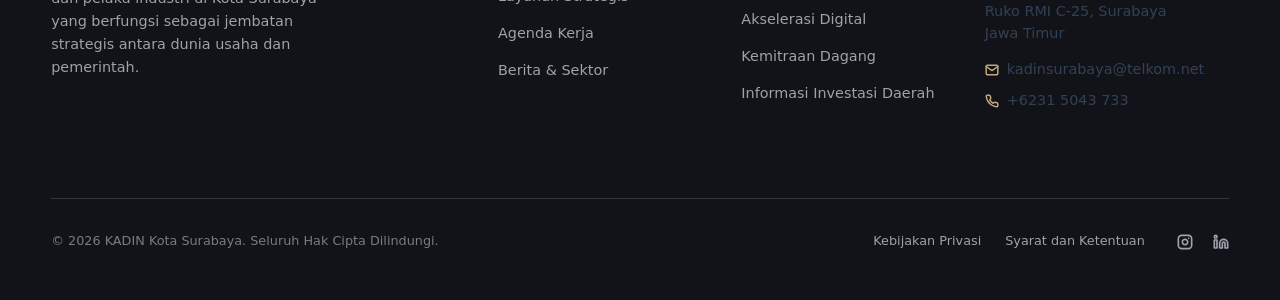
<file: berita-sektor.html>
<!DOCTYPE html>
<html lang="id">
<head>
    <meta charset="UTF-8">
    <meta name="viewport" content="width=device-width, initial-scale=1.0">
    <title>Warta Ekonomi & Berita — KADIN Surabaya</title>
    <meta name="description" content="Pusat rujukan berita ekonomi, regulasi industri, logistik, dan pers rilis resmi terbaru dari Kamar Dagang dan Industri (KADIN) Kota Surabaya.">
    
    <!-- Menghubungkan ke core stylesheet terpadu proyek kita -->
    <link rel="stylesheet" href="css/style.css">
</head>
<body>

    <a href="#main-content" class="sr-only">Lompat ke Konten Utama</a>

    <!-- HEADER / NAVIGATION ARCHITECTURE -->
    <header class="header-root" id="site-header">
        <div class="container">
            <div class="header-container">
                <div class="brand-wrapper">
                <a href="index.html" class="brand-anchor" aria-label="Beranda KADIN Surabaya">
                    <img src="img/logo-kadin-sby.jfif" alt="Logo KADIN" style="height: 45px; width: auto; display: block; object-fit: contain;" aria-hidden="true">
                    <div class="brand-text">
                        <div class="brand-title">KADIN SURABAYA</div>
                        <div class="brand-subtitle">Chamber of Commerce</div>
                    </div>
                </a>
            </div>
                
                <nav class="nav-wrapper" aria-label="Navigasi Utama">
                    <ul class="nav-list">
                        <li><a href="index.html" class="nav-item-link">Beranda</a></li>
                        <li><a href="profil.html" class="nav-item-link">Profil Organisasi</a></li>
                        <li><a href="layanan.html" class="nav-item-link">Layanan Strategis</a></li>
                        <li><a href="index.html#agenda" class="nav-item-link">Agenda Kerja</a></li>
                        <li><a href="berita-sektor.html" class="nav-item-link is-active" aria-current="page">Berita & Sektor</a></li>
                        <li><a href="#" target="_blank" rel="noopener noreferrer" class="btn-premium primary">Registrasi Anggota</a></li>
                    </ul>
                </nav>

                <!-- Hamburger Mobile Trigger Box -->
                <div class="toggle-wrapper">
                    <button class="menu-toggle" id="menu-toggle" aria-label="Buka Menu Navigasi" aria-expanded="false">
                        <span class="hamburger-line"></span>
                        <span class="hamburger-line"></span>
                        <span class="hamburger-line"></span>
                    </button>
                </div>
            </div>
        </div>
    </header>

    <!-- PANEL OVERLAY DRAWER MOBILE NAV -->
    <div class="mobile-menu-overlay" id="mobile-menu">
        <button class="mobile-menu-close" id="menu-close" aria-label="Tutup Menu Navigasi">
            <svg width="24" height="24" viewBox="0 0 24 24" fill="none" stroke="currentColor" stroke-width="2.5" stroke-linecap="round" stroke-linejoin="round">
                <line x1="18" y1="6" x2="6" y2="18"></line>
                <line x1="6" y1="6" x2="18" y2="18"></line>
            </svg>
        </button>
        <div class="mobile-menu-container">
            <ul class="mobile-nav-list">
                <li><a href="index.html" class="mobile-nav-link">Beranda</a></li>
                <li><a href="profil.html" class="mobile-nav-link">Profil Organisasi</a></li>
                <li><a href="layanan.html" class="mobile-nav-link">Layanan Strategis</a></li>
                <li><a href="index.html#agenda" class="mobile-nav-link">Agenda Kerja</a></li>
                <li><a href="berita-sektor.html" class="mobile-nav-link">Berita & Sektor</a></li>
                <li style="margin-top: 2.5rem;">
                    <a href="#" target="_blank" rel="noopener noreferrer" class="btn-premium primary" style="display: flex; width: 100%; text-align: center; justify-content: center;">Registrasi Keanggotaan</a>
                </li>
            </ul>
        </div>
    </div>

    <main id="main-content">
        
        <!-- SECTION 1: NEWSROOM HERO (FEATURED HEADLINE SPLIT) -->
        <section class="news-root" style="padding-top: 9rem; background-color: var(--white); padding-bottom: 5rem;">
            <div class="container">
                <div style="margin-bottom: 4rem;">
                    <span class="section-kicker">KADIN Surabaya Newsroom</span>
                    <h1 class="section-title">Warta Ekonomi & <br><span class="serif-italic">Perspektif Berita Regional</span></h1>
                    <p class="section-desc">Dasbor navigasi informasi satu pintu untuk rilis pers korporasi, regulasi perdagangan terbaru, dan dinamika pasar Kota Surabaya.</p>
                </div>

                <!-- Headline Utama & Sidebar List Teroptimasi -->
                <div class="news-layout-table">
                    <div class="news-featured-cell">
                        <a href="berita-single.html" class="article-featured-anchor" aria-label="Baca berita utama">
                            <div class="article-featured-image-frame" style="height: 380px;">
                                <!-- FOTO IMPOSED: Menggantikan gradasi placeholder lama -->
                                <img src="img/fotbar-kadin-sby.jpg" alt="Kolaborasi Strategis Kadin Surabaya dengan BPBRIN Unair" style="width: 100%; height: 100%; object-fit: cover; display: block;" loading="lazy">
                            </div>
                            <div class="article-meta-row">
                                <span class="article-tag" style="color: var(--navy-primary); font-weight: 800;">Wirausaha & Inkubasi</span>
                                <time datetime="2026-06-20">20 Juni 2026</time>
                            </div>
                            <h2 class="article-featured-title" style="font-size: 2rem; margin-bottom: 1.25rem;">Pacu Gerak UMKM, Kadin Surabaya Sinergi dengan Inkubator Bisnis BPBRIN Unair</h2>
                            <p class="article-featured-excerpt">
                                Komitmen berkelanjutan dalam pengembangan UMKM naik kelas dikuatkan lewat kolaborasi strategis formulasi riset pasar, peningkatan tata kelola manajerial, hingga skema perluasan jaringan modal ventura nasional untuk penetrasi produk lokal yang lebih agresif.
                            </p>
                        </a>
                    </div>
                    
                    <!-- REVISED: Sisi Sorotan Utama Sesuai Gambar image_c04d19.png + Tambahan Excerpt Pendek -->
                    <div class="news-list-cell">
                        <div class="news-list-container" style="border-left: 1px solid var(--slate-100); padding-left: 2.5rem;">
                            <h3 class="footer-heading" style="margin-bottom: 2rem; letter-spacing: 0.12em; color: var(--navy-primary);">Sorotan Utama</h3>
                            
                            <!-- Item Berita 1 -->
                            <article class="news-row-item" style="padding-bottom: 1.75rem; margin-bottom: 1.75rem;">
                                <a href="berita-single.html">
                                    <div class="article-meta-row" style="margin-bottom: 0.5rem;">
                                        <span class="article-tag" style="font-size: 0.75rem; font-weight: 700; color: var(--gold-accent);">KEBIJAKAN FISKAL</span>
                                        <time datetime="2026-06-18" style="font-size: 0.8rem; color: var(--slate-700);">18 Juni 2026</time>
                                    </div>
                                    <h4 class="news-row-title" style="font-size: 1.2rem; font-weight: 800; line-height: 1.35; color: var(--navy-primary);">Peta Jalan Harmonisasi Insentif Pajak Daerah Bagi Sektor Industri Manufaktur Guna Menjaga Resiliensi</h4>
                                    <!-- BARU: Kalimat singkat isi berita -->
                                    <p style="font-size: 0.875rem; color: var(--slate-700); line-height: 1.5; margin-top: 0.5rem;">
                                        Formulasi kebijakan pemotongan retribusi strategis guna memicu stabilitas volume produksi pabrikan lokal menghadapi fluktuasi pasar global.
                                    </p>
                                </a>
                            </article>

                            <!-- Item Berita 2 -->
                            <article class="news-row-item" style="padding-bottom: 1.75rem; margin-bottom: 1.75rem;">
                                <a href="berita-single.html">
                                    <div class="article-meta-row" style="margin-bottom: 0.5rem;">
                                        <span class="article-tag" style="font-size: 0.75rem; font-weight: 700; color: var(--gold-accent);">LOGISTIK & DISTRIBUSI</span>
                                        <time datetime="2026-06-14" style="font-size: 0.8rem; color: var(--slate-700);">14 Juni 2026</time>
                                    </div>
                                    <h4 class="news-row-title" style="font-size: 1.2rem; font-weight: 800; line-height: 1.35; color: var(--navy-primary);">Modernisasi Infrastruktur Pelabuhan Tanjung Perak Siap Pangkas Dwelling Time Komoditas Antar Pulau Hingga 18%</h4>
                                    <!-- BARU: Kalimat singkat isi berita -->
                                    <p style="font-size: 0.875rem; color: var(--slate-700); line-height: 1.5; margin-top: 0.5rem;">
                                        Penerapan integrasi sistem operasional gate otomatis baru untuk mengikis waktu tunggu logistik kargo komoditas primer.
                                    </p>
                                </a>
                            </article>

                            <!-- Item Berita 3 -->
                            <article class="news-row-item" style="border-bottom: none; padding-bottom: 0;">
                                <a href="berita-single.html">
                                    <div class="article-meta-row" style="margin-bottom: 0.5rem;">
                                        <span class="article-tag" style="font-size: 0.75rem; font-weight: 700; color: var(--gold-accent);">ORGANISASI</span>
                                        <time datetime="2026-05-17" style="font-size: 0.8rem; color: var(--slate-700);">17 Mei 2026</time>
                                    </div>
                                    <h4 class="news-row-title" style="font-size: 1.2rem; font-weight: 800; line-height: 1.35; color: var(--navy-primary);">155 Pengurus Kadin Surabaya 2024–2029 Resmi Dilantik di Taman Surya</h4>
                                    <!-- BARU: Kalimat singkat isi berita -->
                                    <p style="font-size: 0.875rem; color: var(--slate-700); line-height: 1.5; margin-top: 0.5rem;">
                                        Konsolidasi akbar yang mempertemukan ratusan merchant lokal dengan agregator ekspor nasional untuk pembukaan slot modal kerja alternatif.
                                    </p>
                                </a>
                            </article>
                        </div>
                    </div>
                </div>
            </div>
        </section>

        <!-- SECTION 2: GRID DAFTAR BERITA DENGAN FOTO -->
        <section class="profile-kepemimpinan-root" id="daftar-berita-arsip" style="background-color: var(--slate-50); border-top: 1px solid var(--slate-100); padding: 6rem 0;">
            <div class="container">
                <div style="margin-bottom: 3.5rem;">
                    <span class="section-kicker">Warta Terkini</span>
                    <h2 class="section-title">Arsip & Informasi <span class="serif-italic">Ekonomi Terintegrasi</span></h2>
                </div>

                <div class="wku-matrix-grid" style="grid-template-columns: repeat(auto-fit, minmax(340px, 1fr)); gap: 2.5rem;">
                    
                    <!-- KARTU BERITA 1 -->
                    <article class="wku-profile-card" style="flex-direction: column; align-items: stretch; padding: 0; overflow: hidden; background-color: var(--white); border: 1px solid rgba(15, 23, 42, 0.03); box-shadow: 0 4px 15px rgba(15, 23, 42, 0.01);">
                        <div style="width: 100%; height: 220px; position: relative; overflow: hidden;">
                            <!-- FOTO IMPOSED: Menggantikan latar belakang gradasi linear-gradient lama -->
                            <img src="img/berita-vokasi.jpg" alt="Sinkronisasi Kurikulum Vokasi Sektor Digital Jawa Timur" style="width: 100%; height: 100%; object-fit: cover; display: block;" loading="lazy">
                        </div>
                        <div style="padding: 2rem; display: flex; flex-direction: column; gap: 0.85rem; flex-grow: 1;">
                            <div style="display: flex; justify-content: space-between; align-items: center; width: 100%;">
                                <span style="font-size: 0.7rem; font-weight: 800; color: var(--gold-accent); text-transform: uppercase; letter-spacing: 0.15em;">KEBIJAKAN FISKAL</span>
                                <time style="font-size: 0.8rem; color: var(--slate-700); font-weight: 500;">10 Juni 2026</time>
                            </div>
                            <h3 class="wku-name" style="font-size: 1.25rem; line-height: 1.4; font-weight: 800; margin-top: 0.25rem;">
                                <a href="berita-single.html" style="color: var(--navy-primary); transition: color var(--transition-fast);">Sinkronisasi Kurikulum Vokasi Sektor Digital Jawa Timur Guna Sambut Regulasi Baru</a>
                            </h3>
                            <p style="font-size: 0.9rem; color: var(--slate-700); line-height: 1.6; margin-bottom: 1.5rem;">
                                Langkah taktis KADIN Surabaya menyelaraskan visi produktivitas tenaga kerja lokal dengan kebutuhan rill pelaku startup digital regional...
                            </p>
                            <div style="margin-top: auto; padding-top: 1.25rem; border-top: 1px solid var(--slate-100); display: flex; justify-content: space-between; align-items: center; font-size: 0.8rem; color: var(--slate-700); font-weight: 500;">
                                <span>Oleh: Redaksi Kadin</span>
                                <a href="berita-single.html" style="color: var(--navy-primary); font-weight: 700; display: inline-flex; align-items: center; gap: 0.25rem; transition: color var(--transition-fast);">Baca Artikel &rarr;</a>
                            </div>
                        </div>
                    </article>

                    <!-- KARTU BERITA 2 -->
                    <article class="wku-profile-card" style="flex-direction: column; align-items: stretch; padding: 0; overflow: hidden; background-color: var(--white); border: 1px solid rgba(15, 23, 42, 0.03); box-shadow: 0 4px 15px rgba(15, 23, 42, 0.01);">
                        <div style="width: 100%; height: 220px; position: relative; overflow: hidden;">
                            <!-- FOTO IMPOSED: Menggantikan latar belakang gradasi linear-gradient lama -->
                            <img src="img/berita-blk.jpg" alt="Peninjauan Kelayakan Balai Latihan Kerja Mandiri" style="width: 100%; height: 100%; object-fit: cover; display: block;" loading="lazy">
                        </div>
                        <div style="padding: 2rem; display: flex; flex-direction: column; gap: 0.85rem; flex-grow: 1;">
                            <div style="display: flex; justify-content: space-between; align-items: center; width: 100%;">
                                <span style="font-size: 0.7rem; font-weight: 800; color: var(--gold-accent); text-transform: uppercase; letter-spacing: 0.15em;">UMKM & SERTIFIKASI</span>
                                <time style="font-size: 0.8rem; color: var(--slate-700); font-weight: 500;">28 Mei 2026</time>
                            </div>
                            <h3 class="wku-name" style="font-size: 1.25rem; line-height: 1.4; font-weight: 800; margin-top: 0.25rem;">
                                <a href="berita-single.html" style="color: var(--navy-primary); transition: color var(--transition-fast);">Peninjauan Kelayakan Balai Latihan Kerja Mandiri pada Sektor Manufaktur Sidoarjo</a>
                            </h3>
                            <p style="font-size: 0.9rem; color: var(--slate-700); line-height: 1.6; margin-bottom: 1.5rem;">
                                Standardisasi uji kompetensi berkala guna mencetak operator industri alat berat yang memenuhi baku mutu pasar ekspor internasional...
                            </p>
                            <div style="margin-top: auto; padding-top: 1.25rem; border-top: 1px solid var(--slate-100); display: flex; justify-content: space-between; align-items: center; font-size: 0.8rem; color: var(--slate-700); font-weight: 500;">
                                <span>Oleh: Tim Advokasi</span>
                                <a href="berita-single.html" style="color: var(--navy-primary); font-weight: 700; display: inline-flex; align-items: center; gap: 0.25rem; transition: color var(--transition-fast);">Baca Artikel &rarr;</a>
                            </div>
                        </div>
                    </article>

                    <!-- KARTU BERITA 3 -->
                    <article class="wku-profile-card" style="flex-direction: column; align-items: stretch; padding: 0; overflow: hidden; background-color: var(--white); border: 1px solid rgba(15, 23, 42, 0.03); box-shadow: 0 4px 15px rgba(15, 23, 42, 0.01);">
                        <div style="width: 100%; height: 220px; position: relative; overflow: hidden;">
                            <!-- FOTO IMPOSED: Menggantikan latar belakang gradasi linear-gradient lama -->
                            <img src="img/berita-tax.jpg" alt="Akselerasi Program Pajak Super Tax Deduction 200%" style="width: 100%; height: 100%; object-fit: cover; display: block;" loading="lazy">
                        </div>
                        <div style="padding: 2rem; display: flex; flex-direction: column; gap: 0.85rem; flex-grow: 1;">
                            <div style="display: flex; justify-content: space-between; align-items: center; width: 100%;">
                                <span style="font-size: 0.7rem; font-weight: 800; color: var(--gold-accent); text-transform: uppercase; letter-spacing: 0.15em;">INSENTIF INDUSTRI</span>
                                <time style="font-size: 0.8rem; color: var(--slate-700); font-weight: 500;">15 Mei 2026</time>
                            </div>
                            <h3 class="wku-name" style="font-size: 1.25rem; line-height: 1.4; font-weight: 800; margin-top: 0.25rem;">
                                <a href="berita-single.html" style="color: var(--navy-primary); transition: color var(--transition-fast);">Akselerasi Program Pajak Super Tax Deduction 200% Klaster Industri Logam</a>
                            </h3>
                            <p style="font-size: 0.9rem; color: var(--slate-700); line-height: 1.6; margin-bottom: 1.5rem;">
                                Sosialisasi pemangkasan beban pajak korporasi bagi perusahaan manufaktur Surabaya yang aktif menyelenggarakan program magang vokasi...
                            </p>
                            <div style="margin-top: auto; padding-top: 1.25rem; border-top: 1px solid var(--slate-100); display: flex; justify-content: space-between; align-items: center; font-size: 0.8rem; color: var(--slate-700); font-weight: 500;">
                                <span>Oleh: Humas Kadin</span>
                                <a href="berita-single.html" style="color: var(--navy-primary); font-weight: 700; display: inline-flex; align-items: center; gap: 0.25rem; transition: color var(--transition-fast);">Baca Artikel &rarr;</a>
                            </div>
                        </div>
                    </article>

                </div>

                <!-- Pagination Button -->
                <div style="margin-top: 4rem; text-align: center;">
                    <a href="#" class="btn-premium secondary" style="background: var(--white); padding: 0.85rem 2.5rem;">Muat Berita Lebih Banyak</a>
                </div>
            </div>
        </section>

        <!-- HIGH-END INTEGRATED CTA PLATFORM -->
        <section class="cta-root">
            <div class="container">
                <div class="cta-panel">
                    <div class="cta-panel-layout">
                        <div class="cta-text-cell">
                            <h2 class="cta-title">Punya Informasi Rilis Pers Usaha <br><span class="serif-premium">yang Ingin Diterbitkan?</span></h2>
                            <p class="cta-desc">Anggota resmi KADIN Surabaya mendapatkan fasilitas publikasi artikel promosi korporasi, rilis produk baru, dan pengumuman aksi korporasi strategis secara berkala di kanal Newsroom kami.</p>
                        </div>
                        <div class="cta-action-cell">
                            <a href="#?text=Hai%20Admin%20KADIN%20SURABAYA%2C%20Aku%20mau%20minta%20KADIN%20SURABAYA%20buat%20bantu%20rilis%20berita%20dari%20kami.%20Boleh%20ga%20ya%3F" target="_blank" rel="noopener noreferrer" class="btn-premium primary" style="background-color: var(--gold-accent); border-color: var(--gold-accent);">Kirim Draft Rilis Pers</a>
                        </div>
                    </div>
                </div>
            </div>
        </section>

    </main>

    <!-- PREMIUM STRUCTURED FOOTER -->
    <footer class="footer-root">
        <div class="container">
            
            <div class="footer-grid-table">
                
                <div class="footer-column brand-col">
                    <div class="footer-logo-wrap">
                        <div class="brand-anchor">
                            <img src="img/logo-kadin-sby.jfif" alt="Logo KADIN" style="height: 45px; width: auto; display: block; object-fit: contain;" aria-hidden="true">
                            <div class="brand-text">
                                <div class="brand-title" style="color: var(--navy-primary);">KADIN SURABAYA</div>
                                <div class="brand-subtitle">Chamber of Commerce</div>
                            </div>
                        </div>
                    </div>
                    <p class="footer-brand-desc">
                        Organisasi resmi bagi para pengusaha dan pelaku industri di Kota Surabaya yang berfungsi sebagai jembatan strategis antara dunia usaha dan pemerintah.
                    </p>
                </div>

                <div class="footer-column links-col">
                    <h4 class="footer-heading">Navigasi</h4>
                    <ul>
                        <li class="footer-link-item"><a href="profil.html" class="footer-link">Profil Organisasi</a></li>
                        <li class="footer-link-item"><a href="layanan.html" class="footer-link">Layanan Strategis</a></li>
                        <li class="footer-link-item"><a href="index.html#agenda" class="footer-link">Agenda Kerja</a></li>
                        <li class="footer-link-item"><a href="berita-sektor.html" class="footer-link">Berita & Sektor</a></li>
                    </ul>
                </div>

                <div class="footer-column links-col">
                    <h4 class="footer-heading">Layanan Strategis</h4>
                    <ul>
                        <li class="footer-link-item"><a href="layanan.html#advokasi" class="footer-link">Advokasi Regulasi & Kebijakan</a></li>
                        <li class="footer-link-item"><a href="layanan.html#digitalisasi" class="footer-link">Akselerasi Digital</a></li>
                        <li class="footer-link-item"><a href="layanan.html#kemitraan" class="footer-link">Kemitraan Dagang</a></li>
                        <li class="footer-link-item"><a href="layanan.html#investasi" class="footer-link">Informasi Investasi Daerah</a></li>
                    </ul>
                </div>

                <div class="footer-column links-col">
                    <h4 class="footer-heading">Sekretariat</h4>
                    <p style="line-height: 1.6; margin-bottom: 0.5rem; font-weight: 600; color: var(--navy-primary);">Sekretariat KADIN Surabaya</p>
                    <p style="line-height: 1.5; color: var(--slate-700); margin-bottom: 0.85rem;">
                        Jl. Ngagel Jaya Selatan<br>
                        Ruko RMI C-25, Surabaya<br>
                        Jawa Timur
                    </p>
                    
                    <div style="display: flex; flex-direction: column; gap: 0.5rem; color: var(--slate-700); font-size: 0.9rem;">
                        <div style="display: flex; align-items: center; gap: 0.5rem;">
                            <svg width="14" height="14" viewBox="0 0 24 24" fill="none" stroke="var(--gold-accent)" stroke-width="2.5" stroke-linecap="round" stroke-linejoin="round" style="flex-shrink: 0;" aria-hidden="true">
                                <path d="M4 4h16c1.1 0 2 .9 2 2v12c0 1.1-.9 2-2 2H4c-1.1 0-2-.9-2-2V6c0-1.1.9-2 2-2z"></path>
                                <polyline points="22,6 12,13 2,6"></polyline>
                            </svg>
                            <a href="mailto:kadinsurabaya@telkom.net" style="color: inherit; transition: color var(--transition-fast);">kadinsurabaya@telkom.net</a>
                        </div>
                        
                        <div style="display: flex; align-items: center; gap: 0.5rem;">
                            <svg width="14" height="14" viewBox="0 0 24 24" fill="none" stroke="var(--gold-accent)" stroke-width="2.5" stroke-linecap="round" stroke-linejoin="round" style="flex-shrink: 0;" aria-hidden="true">
                                <path d="M22 16.92v3a2 2 0 0 1-2.18 2 19.79 19.79 0 0 1-8.63-3.07 19.5 19.5 0 0 1-6-6 19.79 19.79 0 0 1-3.07-8.67A2 2 0 0 1 4.11 2h3a2 2 0 0 1 2 1.72 12.84 12.84 0 0 0 .7 2.81 2 2 0 0 1-.45 2.11L8.09 9.91a16 16 0 0 0 6 6l1.27-1.27a2 2 0 0 1 2.11-.45 12.84 12.84 0 0 0 2.81.7A2 2 0 0 1 22 16.92z"></path>
                            </svg>
                            <a href="tel:+62315043733" style="color: inherit; transition: color var(--transition-fast);">+6231 5043 733</a>
                        </div>
                    </div>
                </div>

            </div> 
            
            <!-- REVISED: FOOTER BOTTOM BAR WITH LEGAL LINKS & VEKTOR ICONS -->
            <div class="footer-bottom-bar">
                <div>
                    &copy; 2026 KADIN Kota Surabaya. Seluruh Hak Cipta Dilindungi.
                </div>
                <!-- Flexbox wrapper untuk menyatukan menu legalitas & ikon sosmed -->
                <div style="display: flex; align-items: center; gap: 2rem; flex-wrap: wrap;">
                    <!-- Menu Kebijakan Strategis Baru -->
                    <div style="display: flex; gap: 1.5rem;">
                        <a href="kebijakan-privasi.html" class="footer-link" style="font-size: 0.8rem;">Kebijakan Privasi</a>
                        <a href="syarat-ketentuan.html" class="footer-link" style="font-size: 0.8rem;">Syarat dan Ketentuan</a>
                    </div>
                    <!-- Jaringan Sosmed Menggunakan Icon Vektor Premium -->
                    <div class="social-links-container" style="display: flex; gap: 1.25rem; align-items: center;">
                        <a href="https://instagram.com/kadinjatim/" target="_blank" rel="noopener noreferrer" class="footer-link" aria-label="Instagram KADIN Surabaya" style="display: flex; align-items: center;">
                            <svg width="16" height="16" viewBox="0 0 24 24" fill="none" stroke="currentColor" stroke-width="2.5" stroke-linecap="round" stroke-linejoin="round" style="transition: transform var(--transition-fast);"><rect x="2" y="2" width="20" height="20" rx="5" ry="5"></rect><path d="M16 11.37A4 4 0 1 1 12.63 8 4 4 0 0 1 16 11.37z"></path><line x1="17.5" y1="6.5" x2="17.51" y2="6.5"></line></svg>
                        </a>
                        <a href="https://www.linkedin.com/company/kadin-jawa-timur" target="_blank" rel="noopener noreferrer" class="footer-link" aria-label="LinkedIn KADIN Surabaya" style="display: flex; align-items: center;">
                            <svg width="16" height="16" viewBox="0 0 24 24" fill="none" stroke="currentColor" stroke-width="2.5" stroke-linecap="round" stroke-linejoin="round" style="transition: transform var(--transition-fast);"><path d="M16 8a6 6 0 0 1 6 6v7h-4v-7a2 2 0 0 0-2-2 2 2 0 0 0-2 2v7h-4v-7a6 6 0 0 1 6-6z"></path><rect x="2" y="9" width="4" height="12"></rect><circle cx="4" cy="4" r="2"></circle></svg>
                        </a>
                    </div>
                </div>
            </div>

        </div>
    </footer>

    <!-- INTERACTIVE SCRIPT SYSTEM -->
    <script>
        (function() {
            'use strict';
            
            // Header opacity scroll controller
            const header = document.getElementById('site-header');
            if (header) {
                window.addEventListener('scroll', function() {
                    if (window.scrollY > 50) {
                        header.classList.add('is-scrolled');
                    } else {
                        header.classList.remove('is-scrolled');
                    }
                }, { passive: true });
            }

            // Mobile menu interaction drawer controller
            const toggleBtn = document.getElementById('menu-toggle');
            const closeBtn = document.getElementById('menu-close');
            const mobileLinks = document.querySelectorAll('.mobile-nav-link');
            
            if (toggleBtn) {
                toggleBtn.addEventListener('click', function() {
                    const isOpen = document.body.classList.toggle('mobile-menu-open');
                    toggleBtn.setAttribute('aria-expanded', isOpen);
                });
            }

            if (closeBtn) {
                closeBtn.addEventListener('click', function() {
                    document.body.classList.remove('mobile-menu-open');
                    if (toggleBtn) toggleBtn.setAttribute('aria-expanded', 'false');
                });
            }

            mobileLinks.forEach(link => {
                link.addEventListener('click', () => {
                    document.body.classList.remove('mobile-menu-open');
                    if (toggleBtn) toggleBtn.setAttribute('aria-expanded', 'false');
                });
            });
        })();
    </script>
</body>
</html>
</file>
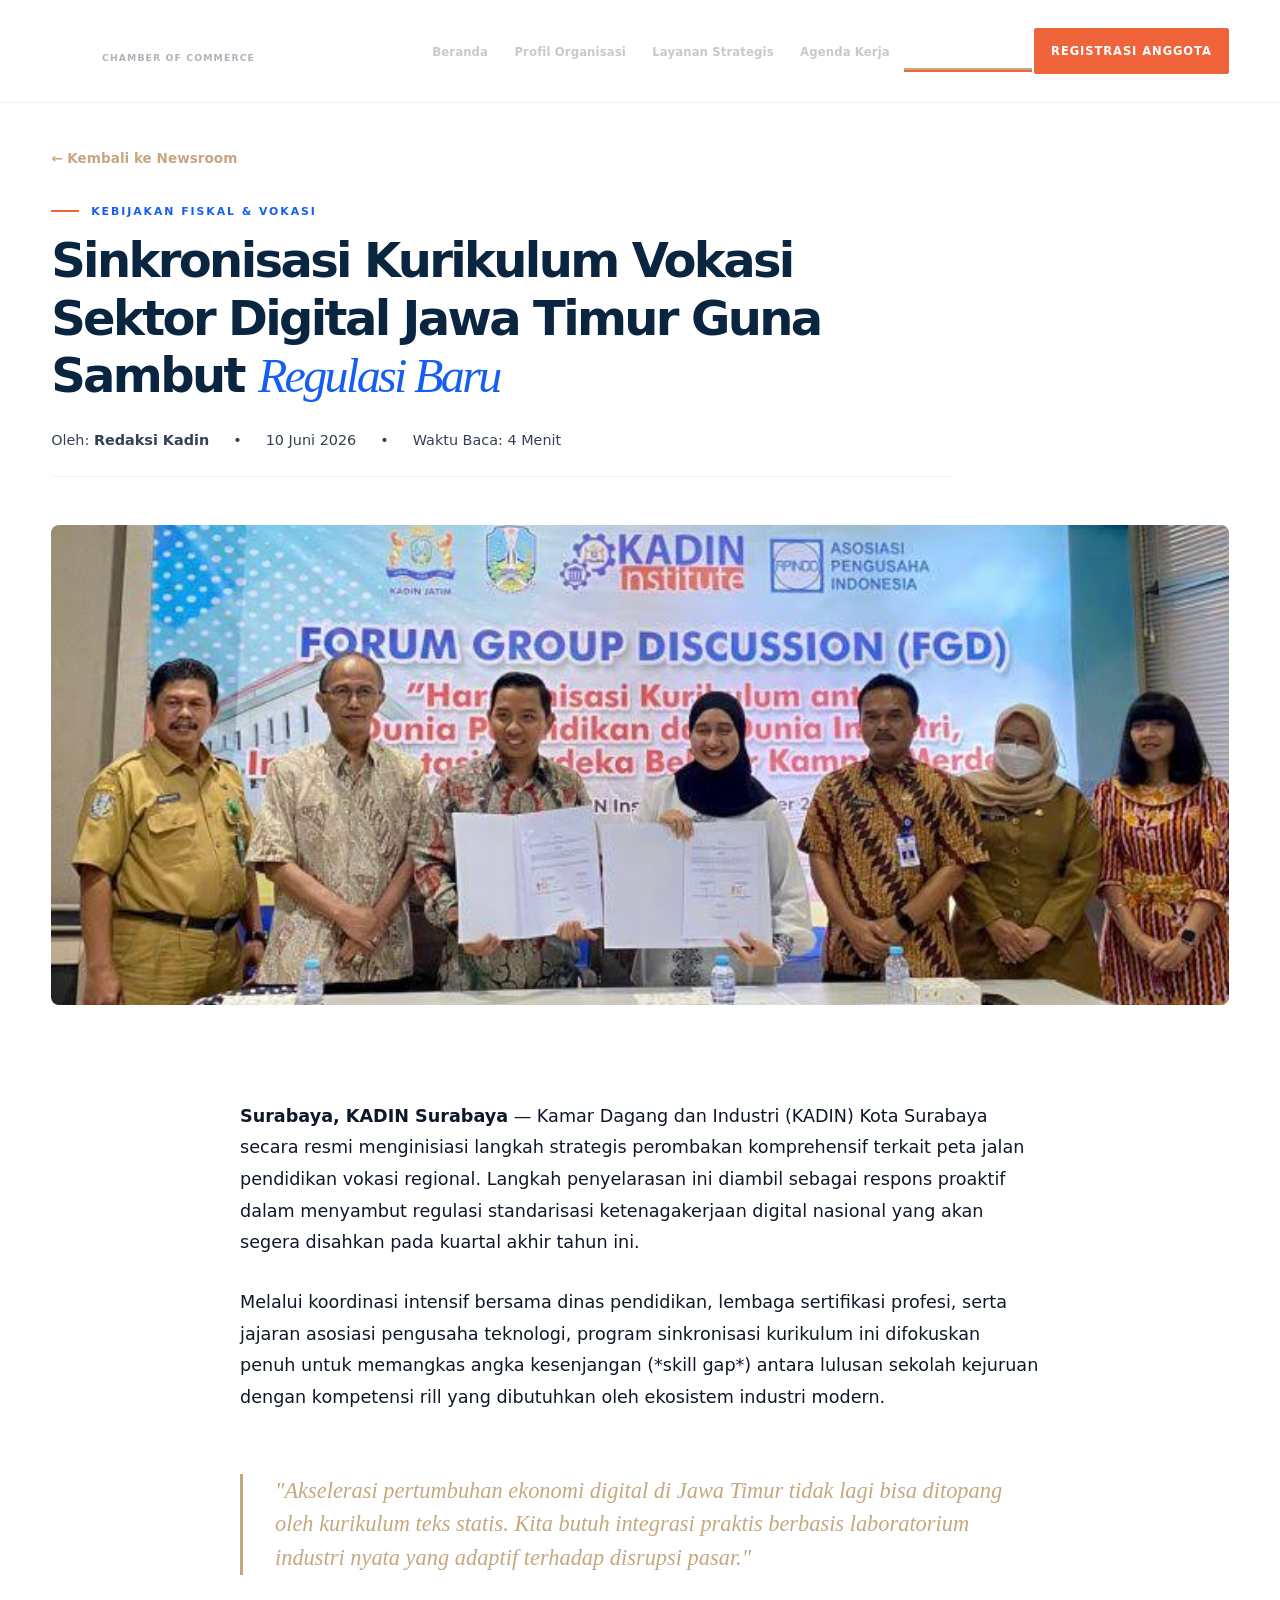
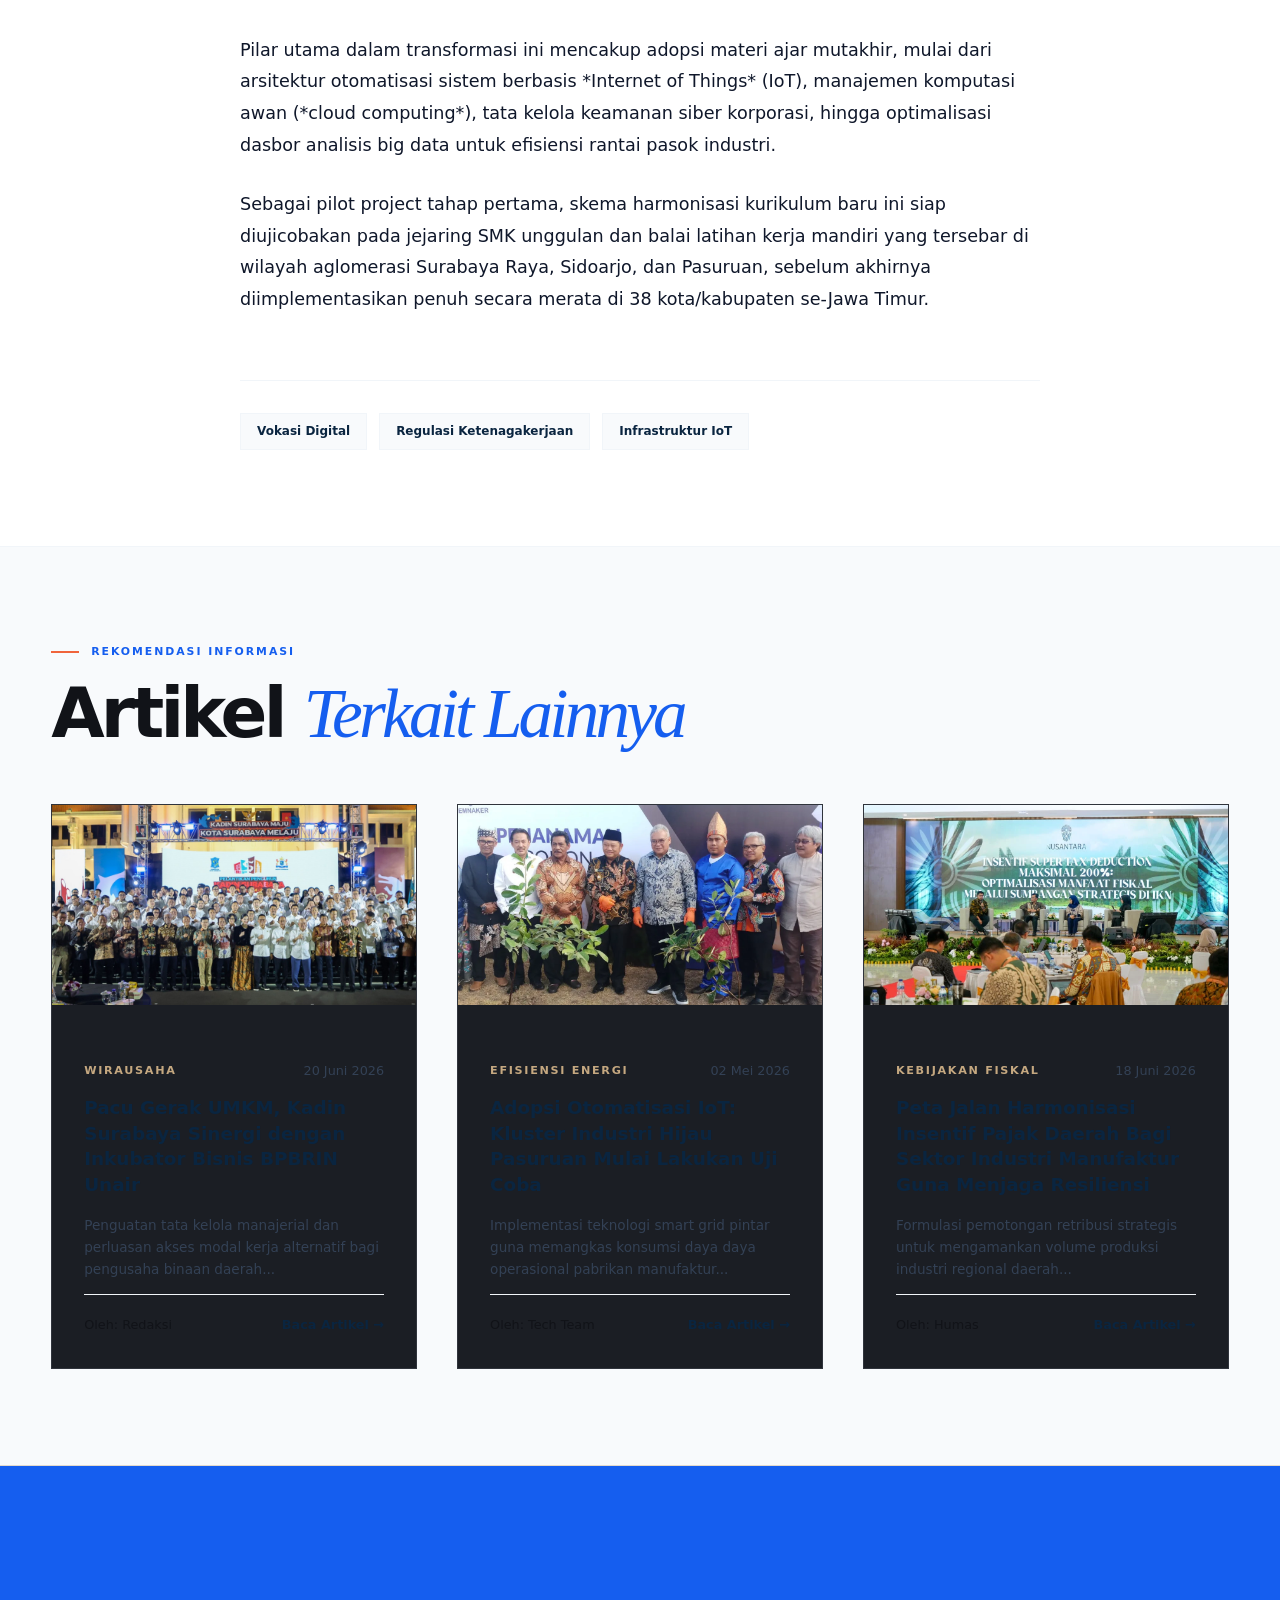
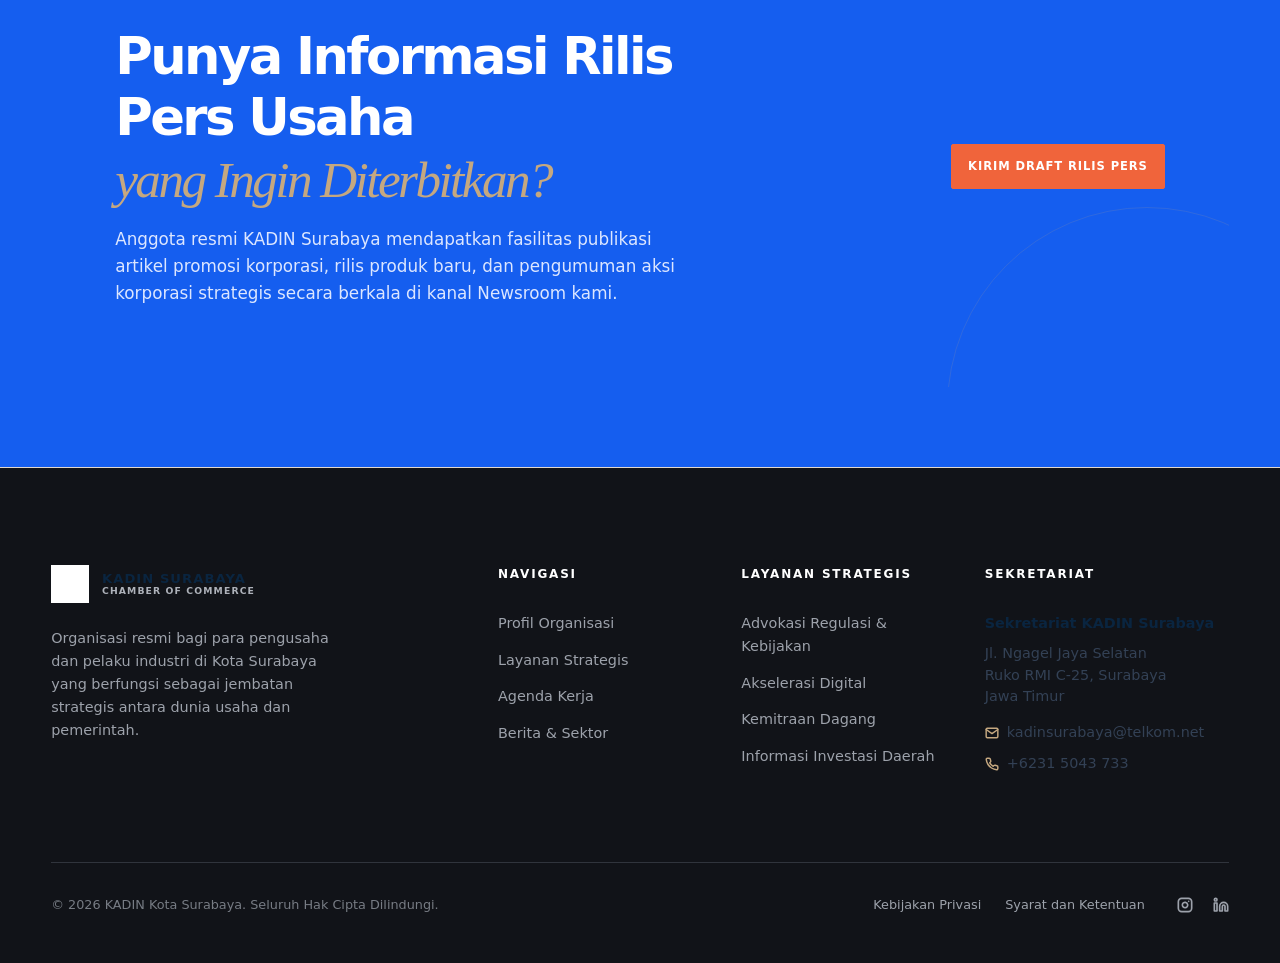
<file: berita-single.html>
<!DOCTYPE html>
<html lang="id">
<head>
    <meta charset="UTF-8">
    <meta name="viewport" content="width=device-width, initial-scale=1.0">
    <title>Sinkronisasi Kurikulum Vokasi Sektor Digital — KADIN Surabaya</title>
    <meta name="description" content="Laporan mendalam mengenai pelaksanaan program sinkronisasi kurikulum vokasi sektor digital Jawa Timur guna menyelaraskan produktivitas pendidikan dengan industri.">
    
    <!-- Menghubungkan ke core stylesheet terpadu proyek kita -->
    <link rel="stylesheet" href="css/style.css">
</head>
<body>

    <a href="#main-content" class="sr-only">Lompat ke Konten Utama</a>

    <!-- HEADER / NAVIGATION ARCHITECTURE -->
    <header class="header-root" id="site-header">
        <div class="container">
            <div class="header-container">
                <div class="brand-wrapper">
                <a href="index.html" class="brand-anchor" aria-label="Beranda KADIN Surabaya">
                    <img src="img/logo-kadin-sby.jfif" alt="Logo KADIN" style="height: 45px; width: auto; display: block; object-fit: contain;" aria-hidden="true">
                    <div class="brand-text">
                        <div class="brand-title">KADIN SURABAYA</div>
                        <div class="brand-subtitle">Chamber of Commerce</div>
                    </div>
                </a>
            </div>
                
                <nav class="nav-wrapper" aria-label="Navigasi Utama">
                    <ul class="nav-list">
                        <li><a href="index.html" class="nav-item-link" >Beranda</a></li>
                        <li><a href="profil.html" class="nav-item-link">Profil Organisasi</a></li>
                        <li><a href="layanan.html" class="nav-item-link">Layanan Strategis</a></li>
                        <li><a href="index.html#agenda" class="nav-item-link">Agenda Kerja</a></li>
                        <li><a href="berita-sektor.html" class="nav-item-link is-active" aria-current="page">Berita & Sektor</a></li>
                        <li><a href="#" target="_blank" rel="noopener noreferrer" class="btn-premium primary">Registrasi Anggota</a></li>
                    </ul>
                </nav>

                <!-- Hamburger Mobile Trigger Box -->
                <div class="toggle-wrapper">
                    <button class="menu-toggle" id="menu-toggle" aria-label="Buka Menu Navigasi" aria-expanded="false">
                        <span class="hamburger-line"></span>
                        <span class="hamburger-line"></span>
                        <span class="hamburger-line"></span>
                    </button>
                </div>
            </div>
        </div>
    </header>

    <!-- PANEL OVERLAY DRAWER MOBILE NAV -->
    <div class="mobile-menu-overlay" id="mobile-menu">
        <button class="mobile-menu-close" id="menu-close" aria-label="Tutup Menu Navigasi">
            <svg width="24" height="24" viewBox="0 0 24 24" fill="none" stroke="currentColor" stroke-width="2.5" stroke-linecap="round" stroke-linejoin="round">
                <line x1="18" y1="6" x2="6" y2="18"></line>
                <line x1="6" y1="6" x2="18" y2="18"></line>
            </svg>
        </button>
        <div class="mobile-menu-container">
            <ul class="mobile-nav-list">
                <li><a href="index.html" class="mobile-nav-link">Beranda</a></li>
                <li><a href="profil.html" class="mobile-nav-link">Profil Organisasi</a></li>
                <li><a href="layanan.html" class="mobile-nav-link">Layanan Strategis</a></li>
                <li><a href="index.html#agenda" class="mobile-nav-link">Agenda Kerja</a></li>
                <li><a href="berita-sektor.html" class="mobile-nav-link">Berita & Sektor</a></li>
                <li style="margin-top: 2.5rem;">
                    <a href="#" target="_blank" rel="noopener noreferrer" class="btn-premium primary" style="display: flex; width: 100%; text-align: center; justify-content: center;">Registrasi Keanggotaan</a>
                </li>
            </ul>
        </div>
    </div>

    <main id="main-content">
        
        <!-- SECTION 1: ARTICLE HEAD HEADER & COVER AREA -->
        <section class="news-root" style="padding-top: 9rem; background-color: var(--white); padding-bottom: 2rem;">
            <div class="container">
                
                <!-- Breadcrumb Back Button Link -->
                <div style="margin-bottom: 2rem;">
                    <a href="berita-sektor.html" style="font-size: 0.85rem; font-weight: 700; color: var(--gold-accent); display: inline-flex; align-items: center; gap: 0.5rem;">
                        &larr; Kembali ke Newsroom
                    </a>
                </div>

                <!-- Article Meta Info Header -->
                <div style="max-width: 900px; margin-bottom: 3rem;">
                    <span class="section-kicker" style="margin-bottom: 0.75rem;">KEBIJAKAN FISKAL & VOKASI</span>
                    <h1 class="section-title" style="font-size: clamp(2rem, 4vw, 3rem); line-height: 1.2; margin-bottom: 1.5rem; color: var(--navy-primary);">
                        Sinkronisasi Kurikulum Vokasi Sektor Digital Jawa Timur Guna Sambut <span class="serif-italic">Regulasi Baru</span>
                    </h1>
                    
                    <div style="display: flex; align-items: center; gap: 1.5rem; font-size: 0.9rem; color: var(--slate-700); border-bottom: 1px solid var(--slate-100); padding-bottom: 1.5rem;">
                        <span>Oleh: <strong>Redaksi Kadin</strong></span>
                        <span>•</span>
                        <time datetime="2026-06-10">10 Juni 2026</time>
                        <span>•</span>
                        <span>Waktu Baca: 4 Menit</span>
                    </div>
                </div>

                <!-- Large High-End Cover Image Area -->
                <div style="width: 100%; height: 480px; border-radius: var(--radius-md); position: relative; overflow: hidden; margin-bottom: 4rem;">
                    <!-- FOTO IMPOSED: Menggantikan latar placeholder gradasi linier lama -->
                    <img src="img/berita-vokasi.jpg" alt="Sinkronisasi Kurikulum Vokasi Sektor Digital Jawa Timur" style="width: 100%; height: 100%; object-fit: cover; display: block;" loading="lazy">
                </div>

            </div>
        </section>

        <!-- SECTION 2: EDITORIAL LONGFORM READING CONTENT -->
        <section style="padding: 0 0 6rem 0; background-color: var(--white);">
            <div class="container">
                <div style="max-width: 800px; margin: 0 auto;">
                    
                    <!-- Text Body Block -->
                    <div style="font-size: 1.1rem; line-height: 1.8; color: var(--slate-900); display: flex; flex-direction: column; gap: 1.75rem; font-weight: 400;">
                        
                        <p>
                            <strong>Surabaya, KADIN Surabaya</strong> — Kamar Dagang dan Industri (KADIN) Kota Surabaya secara resmi menginisiasi langkah strategis perombakan komprehensif terkait peta jalan pendidikan vokasi regional. Langkah penyelarasan ini diambil sebagai respons proaktif dalam menyambut regulasi standarisasi ketenagakerjaan digital nasional yang akan segera disahkan pada kuartal akhir tahun ini.
                        </p>

                        <p>
                            Melalui koordinasi intensif bersama dinas pendidikan, lembaga sertifikasi profesi, serta jajaran asosiasi pengusaha teknologi, program sinkronisasi kurikulum ini difokuskan penuh untuk memangkas angka kesenjangan (*skill gap*) antara lulusan sekolah kejuruan dengan kompetensi rill yang dibutuhkan oleh ekosistem industri modern.
                        </p>

                        <!-- Blockquote Premium Editorial Style -->
                        <blockquote style="font-family: var(--font-serif); font-style: italic; font-size: 1.4rem; color: var(--gold-accent); line-height: 1.5; border-left: 3px solid var(--gold-accent); padding-left: 2rem; margin: 2rem 0; font-weight: 400;">
                            "Akselerasi pertumbuhan ekonomi digital di Jawa Timur tidak lagi bisa ditopang oleh kurikulum teks statis. Kita butuh integrasi praktis berbasis laboratorium industri nyata yang adaptif terhadap disrupsi pasar."
                        </blockquote>

                        <p>
                            Pilar utama dalam transformasi ini mencakup adopsi materi ajar mutakhir, mulai dari arsitektur otomatisasi sistem berbasis *Internet of Things* (IoT), manajemen komputasi awan (*cloud computing*), tata kelola keamanan siber korporasi, hingga optimalisasi dasbor analisis big data untuk efisiensi rantai pasok industri.
                        </p>

                        <p>
                            Sebagai pilot project tahap pertama, skema harmonisasi kurikulum baru ini siap diujicobakan pada jejaring SMK unggulan dan balai latihan kerja mandiri yang tersebar di wilayah aglomerasi Surabaya Raya, Sidoarjo, dan Pasuruan, sebelum akhirnya diimplementasikan penuh secara merata di 38 kota/kabupaten se-Jawa Timur.
                        </p>
                        
                    </div>

                    <!-- Article Tags Box -->
                    <div style="margin-top: 4rem; padding-top: 2rem; border-top: 1px solid var(--slate-100); display: flex; gap: 0.75rem; flex-wrap: wrap;">
                        <span style="font-size: 0.75rem; font-weight: 700; background-color: var(--slate-50); color: var(--navy-primary); padding: 0.5rem 1rem; border: 1px solid var(--slate-100);">Vokasi Digital</span>
                        <span style="font-size: 0.75rem; font-weight: 700; background-color: var(--slate-50); color: var(--navy-primary); padding: 0.5rem 1rem; border: 1px solid var(--slate-100);">Regulasi Ketenagakerjaan</span>
                        <span style="font-size: 0.75rem; font-weight: 700; background-color: var(--slate-50); color: var(--navy-primary); padding: 0.5rem 1rem; border: 1px solid var(--slate-100);">Infrastruktur IoT</span>
                    </div>

                </div>
            </div>
        </section>

        <!-- SECTION 3: RELATED ARTICLES GRID (3-KOLOM THEME MATCHED) -->
        <section style="background-color: var(--slate-50); border-top: 1px solid var(--slate-100); padding: 6rem 0;">
            <div class="container">
                <div style="margin-bottom: 3.5rem;">
                    <span class="section-kicker">Rekomendasi Informasi</span>
                    <h2 class="section-title">Artikel <span class="serif-italic">Terkait Lainnya</span></h2>
                </div>

                <!-- Menggunakan Grid 3-Kolom Foto yang Sudah Diselaraskan -->
                <div class="wku-matrix-grid" style="grid-template-columns: repeat(auto-fit, minmax(340px, 1fr)); gap: 2.5rem;">
                    
                    <!-- KARTU TERKAIT 1 -->
                    <article class="wku-profile-card" style="flex-direction: column; align-items: stretch; padding: 0; overflow: hidden; background-color: var(--white); border: 1px solid rgba(15, 23, 42, 0.03);">
                        <div style="width: 100%; height: 200px; position: relative; overflow: hidden;">
                            <!-- FOTO IMPOSED: Menggantikan latar placeholder gradasi lama -->
                            <img src="img/fotbar-kadin-sby.jpg" alt="Pacu Gerak UMKM, Kadin Surabaya Sinergi dengan Inkubator Bisnis BPBRIN Unair" style="width: 100%; height: 100%; object-fit: cover; display: block;" loading="lazy">
                        </div>
                        <div style="padding: 2rem; display: flex; flex-direction: column; gap: 0.85rem; flex-grow: 1;">
                            <div style="display: flex; justify-content: space-between; align-items: center; width: 100%;">
                                <span style="font-size: 0.7rem; font-weight: 800; color: var(--gold-accent); text-transform: uppercase; letter-spacing: 0.15em;">WIRAUSAHA</span>
                                <time style="font-size: 0.8rem; color: var(--slate-700);">20 Juni 2026</time>
                            </div>
                            <h3 class="wku-name" style="font-size: 1.15rem; line-height: 1.4; font-weight: 800;">
                                <a href="berita-sektor.html">Pacu Gerak UMKM, Kadin Surabaya Sinergi dengan Inkubator Bisnis BPBRIN Unair</a>
                            </h3>
                            <p style="font-size: 0.85rem; color: var(--slate-700); line-height: 1.6;">
                                Penguatan tata kelola manajerial dan perluasan akses modal kerja alternatif bagi pengusaha binaan daerah...
                            </p>
                            <div style="margin-top: auto; padding-top: 1.25rem; border-top: 1px solid var(--slate-100); display: flex; justify-content: space-between; align-items: center; font-size: 0.8rem; font-weight: 500;">
                                <span>Oleh: Redaksi</span>
                                <a href="berita-sektor.html" style="color: var(--navy-primary); font-weight: 700;">Baca Artikel &rarr;</a>
                            </div>
                        </div>
                    </article>

                    <!-- KARTU TERKAIT 2 -->
                    <article class="wku-profile-card" style="flex-direction: column; align-items: stretch; padding: 0; overflow: hidden; background-color: var(--white); border: 1px solid rgba(15, 23, 42, 0.03);">
                        <div style="width: 100%; height: 200px; position: relative; overflow: hidden;">
                            <!-- FOTO IMPOSED: Menggantikan latar placeholder gradasi lama -->
                            <img src="img/berita-blk.jpg" alt="Adopsi Otomatisasi IoT Sektor Industri Hijau" style="width: 100%; height: 100%; object-fit: cover; display: block;" loading="lazy">
                        </div>
                        <div style="padding: 2rem; display: flex; flex-direction: column; gap: 0.85rem; flex-grow: 1;">
                            <div style="display: flex; justify-content: space-between; align-items: center; width: 100%;">
                                <span style="font-size: 0.7rem; font-weight: 800; color: var(--gold-accent); text-transform: uppercase; letter-spacing: 0.15em;">EFISIENSI ENERGI</span>
                                <time style="font-size: 0.8rem; color: var(--slate-700);">02 Mei 2026</time>
                            </div>
                            <h3 class="wku-name" style="font-size: 1.15rem; line-height: 1.4; font-weight: 800;">
                                <a href="berita-sektor.html">Adopsi Otomatisasi IoT: Kluster Industri Hijau Pasuruan Mulai Lakukan Uji Coba</a>
                            </h3>
                            <p style="font-size: 0.85rem; color: var(--slate-700); line-height: 1.6;">
                                Implementasi teknologi smart grid pintar guna memangkas konsumsi daya daya operasional pabrikan manufaktur...
                            </p>
                            <div style="margin-top: auto; padding-top: 1.25rem; border-top: 1px solid var(--slate-100); display: flex; justify-content: space-between; align-items: center; font-size: 0.8rem; font-weight: 500;">
                                <span>Oleh: Tech Team</span>
                                <a href="berita-sektor.html" style="color: var(--navy-primary); font-weight: 700;">Baca Artikel &rarr;</a>
                            </div>
                        </div>
                    </article>

                    <!-- KARTU TERKAIT 3 -->
                    <article class="wku-profile-card" style="flex-direction: column; align-items: stretch; padding: 0; overflow: hidden; background-color: var(--white); border: 1px solid rgba(15, 23, 42, 0.03);">
                        <div style="width: 100%; height: 200px; position: relative; overflow: hidden;">
                            <!-- FOTO IMPOSED: Menggantikan latar placeholder gradasi lama -->
                            <img src="img/berita-tax.jpg" alt="Peta Jalan Harmonisasi Insentif Pajak Daerah" style="width: 100%; height: 100%; object-fit: cover; display: block;" loading="lazy">
                        </div>
                        <div style="padding: 2rem; display: flex; flex-direction: column; gap: 0.85rem; flex-grow: 1;">
                            <div style="display: flex; justify-content: space-between; align-items: center; width: 100%;">
                                <span style="font-size: 0.7rem; font-weight: 800; color: var(--gold-accent); text-transform: uppercase; letter-spacing: 0.15em;">KEBIJAKAN FISKAL</span>
                                <time style="font-size: 0.8rem; color: var(--slate-700);">18 Juni 2026</time>
                            </div>
                            <h3 class="wku-name" style="font-size: 1.15rem; line-height: 1.4; font-weight: 800;">
                                <a href="berita-single.html">Peta Jalan Harmonisasi Insentif Pajak Daerah Bagi Sektor Industri Manufaktur Guna Menjaga Resiliensi</a>
                            </h3>
                            <p style="font-size: 0.85rem; color: var(--slate-700); line-height: 1.6;">
                                Formulasi pemotongan retribusi strategis untuk mengamankan volume produksi industri regional daerah...
                            </p>
                            <div style="margin-top: auto; padding-top: 1.25rem; border-top: 1px solid var(--slate-100); display: flex; justify-content: space-between; align-items: center; font-size: 0.8rem; font-weight: 500;">
                                <span>Oleh: Humas</span>
                                <a href="berita-single.html" style="color: var(--navy-primary); font-weight: 700;">Baca Artikel &rarr;</a>
                            </div>
                        </div>
                    </article>

                </div>
            </div>
        </section>

        <!-- HIGH-END INTEGRATED CTA PLATFORM -->
        <section class="cta-root">
            <div class="container">
                <div class="cta-panel">
                    <div class="cta-panel-layout">
                        <div class="cta-text-cell">
                            <h2 class="cta-title">Punya Informasi Rilis Pers Usaha <br><span class="serif-premium">yang Ingin Diterbitkan?</span></h2>
                            <p class="cta-desc">Anggota resmi KADIN Surabaya mendapatkan fasilitas publikasi artikel promosi korporasi, rilis produk baru, dan pengumuman aksi korporasi strategis secara berkala di kanal Newsroom kami.</p>
                        </div>
                        <div class="cta-action-cell">
                            <a href="#?text=Hai Admin KADIN JATIM, Aku mau minta KADIN JATIM buat bantu rilis berita dari kami. Boleh ga ya?" target="_blank" rel="noopener noreferrer" class="btn-premium primary" style="background-color: var(--gold-accent); border-color: var(--gold-accent);">Kirim Draft Rilis Pers</a>
                        </div>
                    </div>
                </div>
            </div>
        </section>

    </main>

    <!-- PREMIUM STRUCTURED FOOTER -->
    <footer class="footer-root">
        <div class="container">
            
            <div class="footer-grid-table">
                
                <div class="footer-column brand-col">
                    <div class="footer-logo-wrap">
                        <div class="brand-anchor">
                            <img src="img/logo-kadin-sby.jfif" alt="Logo KADIN" style="height: 45px; width: auto; display: block; object-fit: contain;" aria-hidden="true">
                            <div class="brand-text">
                                <div class="brand-title" style="color: var(--navy-primary);">KADIN SURABAYA</div>
                                <div class="brand-subtitle">Chamber of Commerce</div>
                            </div>
                        </div>
                    </div>
                    <p class="footer-brand-desc">
                        Organisasi resmi bagi para pengusaha dan pelaku industri di Kota Surabaya yang berfungsi sebagai jembatan strategis antara dunia usaha dan pemerintah.
                    </p>
                </div>

                <div class="footer-column links-col">
                    <h4 class="footer-heading">Navigasi</h4>
                    <ul>
                        <li class="footer-link-item"><a href="profil.html" class="footer-link">Profil Organisasi</a></li>
                        <li class="footer-link-item"><a href="layanan.html" class="footer-link">Layanan Strategis</a></li>
                        <li class="footer-link-item"><a href="index.html#agenda" class="footer-link">Agenda Kerja</a></li>
                        <li class="footer-link-item"><a href="berita-sektor.html" class="footer-link">Berita & Sektor</a></li>
                    </ul>
                </div>

                <div class="footer-column links-col">
                    <h4 class="footer-heading">Layanan Strategis</h4>
                    <ul>
                        <li class="footer-link-item"><a href="layanan.html#advokasi" class="footer-link">Advokasi Regulasi & Kebijakan</a></li>
                        <li class="footer-link-item"><a href="layanan.html#digitalisasi" class="footer-link">Akselerasi Digital</a></li>
                        <li class="footer-link-item"><a href="layanan.html#kemitraan" class="footer-link">Kemitraan Dagang</a></li>
                        <li class="footer-link-item"><a href="layanan.html#investasi" class="footer-link">Informasi Investasi Daerah</a></li>
                    </ul>
                </div>

                <div class="footer-column links-col">
                    <h4 class="footer-heading">Sekretariat</h4>
                    <p style="line-height: 1.6; margin-bottom: 0.5rem; font-weight: 600; color: var(--navy-primary);">Sekretariat KADIN Surabaya</p>
                    <p style="line-height: 1.5; color: var(--slate-700); margin-bottom: 0.85rem;">
                        Jl. Ngagel Jaya Selatan<br>
                        Ruko RMI C-25, Surabaya<br>
                        Jawa Timur
                    </p>
                    
                    <div style="display: flex; flex-direction: column; gap: 0.5rem; color: var(--slate-700); font-size: 0.9rem;">
                        <div style="display: flex; align-items: center; gap: 0.5rem;">
                            <svg width="14" height="14" viewBox="0 0 24 24" fill="none" stroke="var(--gold-accent)" stroke-width="2.5" stroke-linecap="round" stroke-linejoin="round" style="flex-shrink: 0;" aria-hidden="true">
                                <path d="M4 4h16c1.1 0 2 .9 2 2v12c0 1.1-.9 2-2 2H4c-1.1 0-2-.9-2-2V6c0-1.1.9-2 2-2z"></path>
                                <polyline points="22,6 12,13 2,6"></polyline>
                            </svg>
                            <a href="mailto:kadinsurabaya@telkom.net" style="color: inherit; transition: color var(--transition-fast);">kadinsurabaya@telkom.net</a>
                        </div>
                        
                        <div style="display: flex; align-items: center; gap: 0.5rem;">
                            <svg width="14" height="14" viewBox="0 0 24 24" fill="none" stroke="var(--gold-accent)" stroke-width="2.5" stroke-linecap="round" stroke-linejoin="round" style="flex-shrink: 0;" aria-hidden="true">
                                <path d="M22 16.92v3a2 2 0 0 1-2.18 2 19.79 19.79 0 0 1-8.63-3.07 19.5 19.5 0 0 1-6-6 19.79 19.79 0 0 1-3.07-8.67A2 2 0 0 1 4.11 2h3a2 2 0 0 1 2 1.72 12.84 12.84 0 0 0 .7 2.81 2 2 0 0 1-.45 2.11L8.09 9.91a16 16 0 0 0 6 6l1.27-1.27a2 2 0 0 1 2.11-.45 12.84 12.84 0 0 0 2.81.7A2 2 0 0 1 22 16.92z"></path>
                            </svg>
                            <a href="tel:+62315043733" style="color: inherit; transition: color var(--transition-fast);">+6231 5043 733</a>
                        </div>
                    </div>
                </div>

            </div> 
            
            <!-- REVISED: FOOTER BOTTOM BAR WITH LEGAL LINKS & VEKTOR ICONS -->
            <div class="footer-bottom-bar">
                <div>
                    &copy; 2026 KADIN Kota Surabaya. Seluruh Hak Cipta Dilindungi.
                </div>
                <!-- Flexbox wrapper untuk menyatukan menu legalitas & ikon sosmed -->
                <div style="display: flex; align-items: center; gap: 2rem; flex-wrap: wrap;">
                    <!-- Menu Kebijakan Strategis Baru -->
                    <div style="display: flex; gap: 1.5rem;">
                        <a href="kebijakan-privasi.html" class="footer-link" style="font-size: 0.8rem;">Kebijakan Privasi</a>
                        <a href="syarat-ketentuan.html" class="footer-link" style="font-size: 0.8rem;">Syarat dan Ketentuan</a>
                    </div>
                    <!-- Jaringan Sosmed Menggunakan Icon Vektor Premium -->
                    <div class="social-links-container" style="display: flex; gap: 1.25rem; align-items: center;">
                        <a href="https://instagram.com/kadinjatim/" target="_blank" rel="noopener noreferrer" class="footer-link" aria-label="Instagram KADIN Surabaya" style="display: flex; align-items: center;">
                            <svg width="16" height="16" viewBox="0 0 24 24" fill="none" stroke="currentColor" stroke-width="2.5" stroke-linecap="round" stroke-linejoin="round" style="transition: transform var(--transition-fast);"><rect x="2" y="2" width="20" height="20" rx="5" ry="5"></rect><path d="M16 11.37A4 4 0 1 1 12.63 8 4 4 0 0 1 16 11.37z"></path><line x1="17.5" y1="6.5" x2="17.51" y2="6.5"></line></svg>
                        </a>
                        <a href="https://www.linkedin.com/company/kadin-jawa-timur" target="_blank" rel="noopener noreferrer" class="footer-link" aria-label="LinkedIn KADIN Surabaya" style="display: flex; align-items: center;">
                            <svg width="16" height="16" viewBox="0 0 24 24" fill="none" stroke="currentColor" stroke-width="2.5" stroke-linecap="round" stroke-linejoin="round" style="transition: transform var(--transition-fast);"><path d="M16 8a6 6 0 0 1 6 6v7h-4v-7a2 2 0 0 0-2-2 2 2 0 0 0-2 2v7h-4v-7a6 6 0 0 1 6-6z"></path><rect x="2" y="9" width="4" height="12"></rect><circle cx="4" cy="4" r="2"></circle></svg>
                        </a>
                    </div>
                </div>
            </div>

        </div>
    </footer>

    <!-- INTERACTIVE SCRIPT SYSTEM -->
    <script>
        (function() {
            'use strict';
            
            // Header scroll opacity toggle
            const header = document.getElementById('site-header');
            if (header) {
                window.addEventListener('scroll', function() {
                    if (window.scrollY > 50) {
                        header.classList.add('is-scrolled');
                    } else {
                        header.classList.remove('is-scrolled');
                    }
                }, { passive: true });
            }

            // Mobile navigasi panel drawer controller
            const toggleBtn = document.getElementById('menu-toggle');
            const closeBtn = document.getElementById('menu-close');
            const mobileLinks = document.querySelectorAll('.mobile-nav-link');
            
            if (toggleBtn) {
                toggleBtn.addEventListener('click', function() {
                    const isOpen = document.body.classList.toggle('mobile-menu-open');
                    toggleBtn.setAttribute('aria-expanded', isOpen);
                });
            }

            if (closeBtn) {
                closeBtn.addEventListener('click', function() {
                    document.body.classList.remove('mobile-menu-open');
                    if (toggleBtn) toggleBtn.setAttribute('aria-expanded', 'false');
                });
            }

            mobileLinks.forEach(link => {
                link.addEventListener('click', () => {
                    document.body.classList.remove('mobile-menu-open');
                    if (toggleBtn) toggleBtn.setAttribute('aria-expanded', 'false');
                });
            });
        })();
    </script>
</body>
</html>
</file>
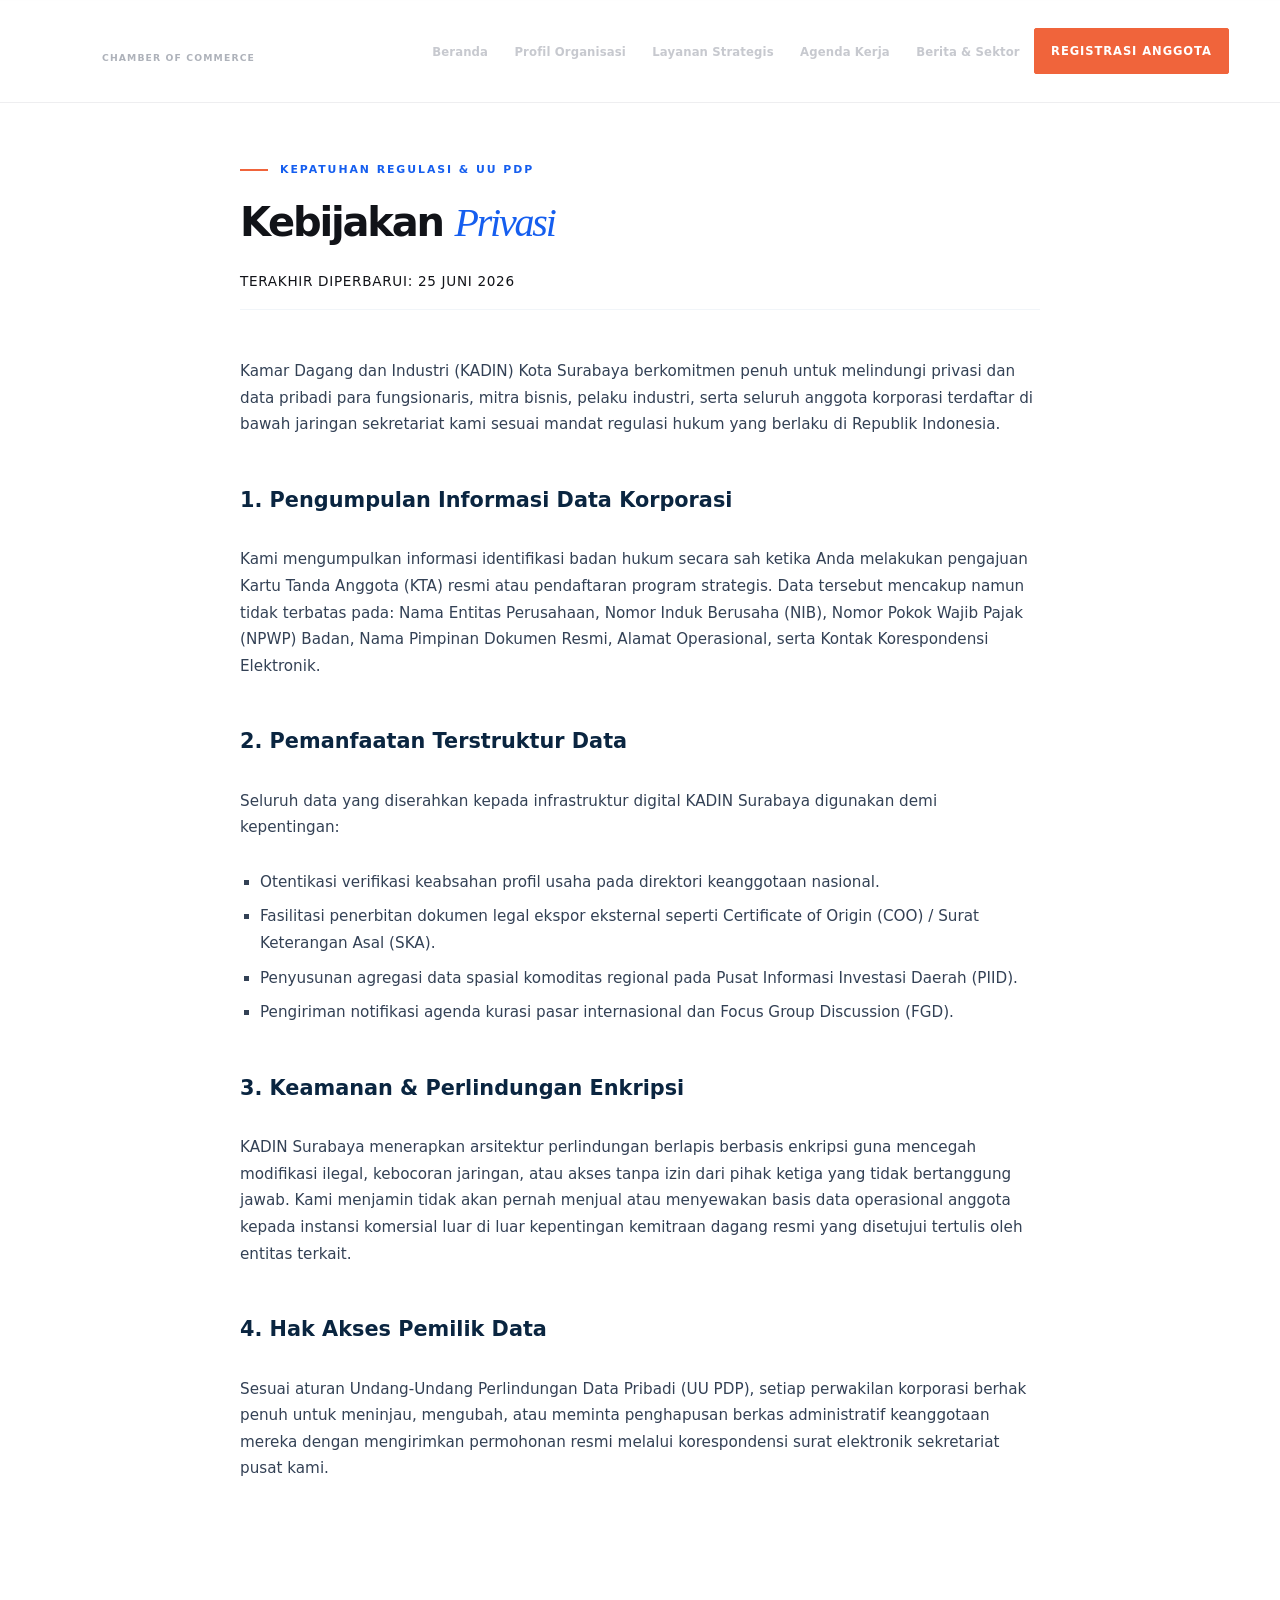
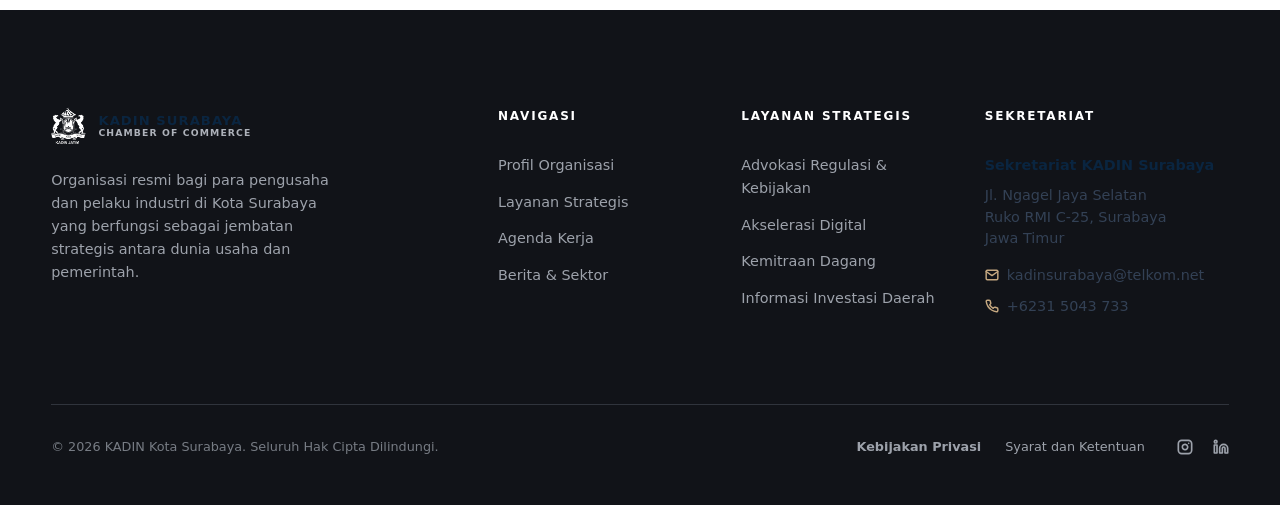
<file: kebijakan-privasi.html>
<!DOCTYPE html>
<html lang="id">
<head>
    <meta charset="UTF-8">
    <meta name="viewport" content="width=device-width, initial-scale=1.0">
    <title>Kebijakan Privasi — KADIN Surabaya</title>
    <meta name="description" content="Halaman pernyataan Kebijakan Privasi penanganan dan perlindungan data anggota Kamar Dagang dan Industri (KADIN) Kota Surabaya.">
    
    <!-- Link Aset Reusable CSS -->
    <link rel="stylesheet" href="css/style.css">
</head>
<body>

    <!-- ACCESSIBILITY: Skip navigation link -->
    <a href="#main-content" class="sr-only">Lompat ke Konten Utama</a>

    <!-- HEADER / NAVIGATION ARCHITECTURE -->
    <header class="header-root" id="site-header">
        <div class="container">
            <div class="header-container">
                <div class="brand-wrapper">
                    <a href="index.html" class="brand-anchor" aria-label="Beranda KADIN Surabaya">
                        <img src="img/logo-kadin-sby.jfif" alt="Logo KADIN" style="height: 45px; width: auto; display: block; object-fit: contain;" aria-hidden="true">
                        <div class="brand-text">
                            <div class="brand-title">KADIN SURABAYA</div>
                            <div class="brand-subtitle">Chamber of Commerce</div>
                        </div>
                    </a>
                </div>
                
                <nav class="nav-wrapper" aria-label="Navigasi Utama">
                    <ul class="nav-list">
                        <li><a href="index.html" class="nav-item-link">Beranda</a></li>
                        <li><a href="profil.html" class="nav-item-link">Profil Organisasi</a></li>
                        <li><a href="layanan.html" class="nav-item-link">Layanan Strategis</a></li>
                        <li><a href="index.html#agenda" class="nav-item-link">Agenda Kerja</a></li>
                        <li><a href="berita-sektor.html" class="nav-item-link">Berita & Sektor</a></li>
                        <li><a href="#" target="_blank" rel="noopener noreferrer" class="btn-premium primary">Registrasi Anggota</a></li>
                    </ul>
                </nav>

                <!-- Hamburger Mobile Trigger Box -->
                <div class="toggle-wrapper">
                    <button class="menu-toggle" id="menu-toggle" aria-label="Buka Menu Navigasi" aria-expanded="false">
                        <span class="hamburger-line"></span>
                        <span class="hamburger-line"></span>
                        <span class="hamburger-line"></span>
                    </button>
                </div>
            </div>
        </div>
    </header>

    <!-- PANEL OVERLAY DRAWER MOBILE NAV -->
    <div class="mobile-menu-overlay" id="mobile-menu">
        <button class="mobile-menu-close" id="menu-close" aria-label="Tutup Menu Navigasi">
            <svg width="24" height="24" viewBox="0 0 24 24" fill="none" stroke="currentColor" stroke-width="2.5" stroke-linecap="round" stroke-linejoin="round">
                <line x1="18" y1="6" x2="6" y2="18"></line>
                <line x1="6" y1="6" x2="18" y2="18"></line>
            </svg>
        </button>
        <div class="mobile-menu-container">
            <ul class="mobile-nav-list">
                <li><a href="index.html" class="mobile-nav-link">Beranda</a></li>
                <li><a href="profil.html" class="mobile-nav-link">Profil Organisasi</a></li>
                <li><a href="layanan.html" class="mobile-nav-link">Layanan Strategis</a></li>
                <li><a href="index.html#agenda" class="mobile-nav-link">Agenda Kerja</a></li>
                <li><a href="berita-sektor.html" class="mobile-nav-link">Berita & Sektor</a></li>
                <li style="margin-top: 2.5rem;">
                    <a href="#" target="_blank" rel="noopener noreferrer" class="btn-premium primary" style="display: flex; width: 100%; text-align: center; justify-content: center;">Registrasi Keanggotaan</a>
                </li>
            </ul>
        </div>
    </div>

    <!-- MAIN LEGAL DOCUMENT CONTENT -->
    <main id="main-content">
        <section class="news-root" style="padding-top: 10rem; padding-bottom: 8rem; background-color: var(--white);">
            <div class="container">
                <div style="max-width: 800px; margin: 0 auto;">
                    
                    <span class="section-kicker">Kepatuhan Regulasi & UU PDP</span>
                    <h1 class="section-title" style="margin-bottom: 1.5rem; font-size: 2.5rem; line-height: 1.2;">Kebijakan <span class="serif-italic">Privasi</span></h1>
                    <p style="font-size: 0.85rem; color: var(--slate-400); text-transform: uppercase; letter-spacing: 0.05em; margin-bottom: 3rem; border-bottom: 1px solid var(--slate-100); padding-bottom: 1rem;">Terakhir Diperbarui: 25 Juni 2026</p>
                    
                    <div style="color: var(--slate-700); line-height: 1.75; font-size: 0.95rem; display: flex; flex-direction: column; gap: 1.75rem;">
                        <p>
                            Kamar Dagang dan Industri (KADIN) Kota Surabaya berkomitmen penuh untuk melindungi privasi dan data pribadi para fungsionaris, mitra bisnis, pelaku industri, serta seluruh anggota korporasi terdaftar di bawah jaringan sekretariat kami sesuai mandat regulasi hukum yang berlaku di Republik Indonesia.
                        </p>
                        
                        <h3 style="color: var(--navy-primary); font-size: 1.3rem; font-weight: 800; margin-top: 1rem;">1. Pengumpulan Informasi Data Korporasi</h3>
                        <p>
                            Kami mengumpulkan informasi identifikasi badan hukum secara sah ketika Anda melakukan pengajuan Kartu Tanda Anggota (KTA) resmi atau pendaftaran program strategis. Data tersebut mencakup namun tidak terbatas pada: Nama Entitas Perusahaan, Nomor Induk Berusaha (NIB), Nomor Pokok Wajib Pajak (NPWP) Badan, Nama Pimpinan Dokumen Resmi, Alamat Operasional, serta Kontak Korespondensi Elektronik.
                        </p>

                        <h3 style="color: var(--navy-primary); font-size: 1.3rem; font-weight: 800; margin-top: 1rem;">2. Pemanfaatan Terstruktur Data</h3>
                        <p>
                            Seluruh data yang diserahkan kepada infrastruktur digital KADIN Surabaya digunakan demi kepentingan:
                        </p>
                        <ul style="padding-left: 1.25rem; display: flex; flex-direction: column; gap: 0.5rem; list-style-type: square;">
                            <li>Otentikasi verifikasi keabsahan profil usaha pada direktori keanggotaan nasional.</li>
                            <li>Fasilitasi penerbitan dokumen legal ekspor eksternal seperti Certificate of Origin (COO) / Surat Keterangan Asal (SKA).</li>
                            <li>Penyusunan agregasi data spasial komoditas regional pada Pusat Informasi Investasi Daerah (PIID).</li>
                            <li>Pengiriman notifikasi agenda kurasi pasar internasional dan Focus Group Discussion (FGD).</li>
                        </ul>

                        <h3 style="color: var(--navy-primary); font-size: 1.3rem; font-weight: 800; margin-top: 1rem;">3. Keamanan & Perlindungan Enkripsi</h3>
                        <p>
                            KADIN Surabaya menerapkan arsitektur perlindungan berlapis berbasis enkripsi guna mencegah modifikasi ilegal, kebocoran jaringan, atau akses tanpa izin dari pihak ketiga yang tidak bertanggung jawab. Kami menjamin tidak akan pernah menjual atau menyewakan basis data operasional anggota kepada instansi komersial luar di luar kepentingan kemitraan dagang resmi yang disetujui tertulis oleh entitas terkait.
                        </p>

                        <h3 style="color: var(--navy-primary); font-size: 1.3rem; font-weight: 800; margin-top: 1rem;">4. Hak Akses Pemilik Data</h3>
                        <p>
                            Sesuai aturan Undang-Undang Perlindungan Data Pribadi (UU PDP), setiap perwakilan korporasi berhak penuh untuk meninjau, mengubah, atau meminta penghapusan berkas administratif keanggotaan mereka dengan mengirimkan permohonan resmi melalui korespondensi surat elektronik sekretariat pusat kami.
                        </p>
                    </div>

                </div>
            </div>
        </section>
    </main>

    <!-- PREMIUM STRUCTURED FOOTER -->
    <footer class="footer-root">
        <div class="container">
            
            <div class="footer-grid-table">
                
                <div class="footer-column brand-col">
                    <div class="footer-logo-wrap">
                        <div class="brand-anchor">
                            <img src="img/logo-kadin-jatim.png" alt="Logo KADIN" style="height: 45px; width: auto; display: block; object-fit: contain;" aria-hidden="true">
                            <div class="brand-text">
                                <div class="brand-title" style="color: var(--navy-primary);">KADIN SURABAYA</div>
                                <div class="brand-subtitle">Chamber of Commerce</div>
                            </div>
                        </div>
                    </div>
                    <p class="footer-brand-desc">
                        Organisasi resmi bagi para pengusaha dan pelaku industri di Kota Surabaya yang berfungsi sebagai jembatan strategis antara dunia usaha dan pemerintah.
                    </p>
                </div>

                <div class="footer-column links-col">
                    <h4 class="footer-heading">Navigasi</h4>
                    <ul>
                        <li class="footer-link-item"><a href="profil.html" class="footer-link">Profil Organisasi</a></li>
                        <li class="footer-link-item"><a href="layanan.html" class="footer-link">Layanan Strategis</a></li>
                        <li class="footer-link-item"><a href="index.html#agenda" class="footer-link">Agenda Kerja</a></li>
                        <li class="footer-link-item"><a href="berita-sektor.html" class="footer-link">Berita & Sektor</a></li>
                    </ul>
                </div>

                <div class="footer-column links-col">
                    <h4 class="footer-heading">Layanan Strategis</h4>
                    <ul>
                        <li class="footer-link-item"><a href="layanan.html#advokasi" class="footer-link">Advokasi Regulasi & Kebijakan</a></li>
                        <li class="footer-link-item"><a href="layanan.html#digitalisasi" class="footer-link">Akselerasi Digital</a></li>
                        <li class="footer-link-item"><a href="layanan.html#kemitraan" class="footer-link">Kemitraan Dagang</a></li>
                        <li class="footer-link-item"><a href="layanan.html#investasi" class="footer-link">Informasi Investasi Daerah</a></li>
                    </ul>
                </div>

                <div class="footer-column links-col">
                    <h4 class="footer-heading">Sekretariat</h4>
                    <p style="line-height: 1.6; margin-bottom: 0.5rem; font-weight: 600; color: var(--navy-primary);">Sekretariat KADIN Surabaya</p>
                    <p style="line-height: 1.5; color: var(--slate-700); margin-bottom: 0.85rem;">
                        Jl. Ngagel Jaya Selatan<br>
                        Ruko RMI C-25, Surabaya<br>
                        Jawa Timur
                    </p>
                    
                    <div style="display: flex; flex-direction: column; gap: 0.5rem; color: var(--slate-700); font-size: 0.9rem;">
                        <div style="display: flex; align-items: center; gap: 0.5rem;">
                            <svg width="14" height="14" viewBox="0 0 24 24" fill="none" stroke="var(--gold-accent)" stroke-width="2.5" stroke-linecap="round" stroke-linejoin="round" style="flex-shrink: 0;" aria-hidden="true">
                                <path d="M4 4h16c1.1 0 2 .9 2 2v12c0 1.1-.9 2-2 2H4c-1.1 0-2-.9-2-2V6c0-1.1.9-2 2-2z"></path>
                                <polyline points="22,6 12,13 2,6"></polyline>
                            </svg>
                            <a href="mailto:kadinsurabaya@telkom.net" style="color: inherit; transition: color var(--transition-fast);">kadinsurabaya@telkom.net</a>
                        </div>
                        
                        <div style="display: flex; align-items: center; gap: 0.5rem;">
                            <svg width="14" height="14" viewBox="0 0 24 24" fill="none" stroke="var(--gold-accent)" stroke-width="2.5" stroke-linecap="round" stroke-linejoin="round" style="flex-shrink: 0;" aria-hidden="true">
                                <path d="M22 16.92v3a2 2 0 0 1-2.18 2 19.79 19.79 0 0 1-8.63-3.07 19.5 19.5 0 0 1-6-6 19.79 19.79 0 0 1-3.07-8.67A2 2 0 0 1 4.11 2h3a2 2 0 0 1 2 1.72 12.84 12.84 0 0 0 .7 2.81 2 2 0 0 1-.45 2.11L8.09 9.91a16 16 0 0 0 6 6l1.27-1.27a2 2 0 0 1 2.11-.45 12.84 12.84 0 0 0 2.81.7A2 2 0 0 1 22 16.92z"></path>
                            </svg>
                            <a href="tel:+62315043733" style="color: inherit; transition: color var(--transition-fast);">+6231 5043 733</a>
                        </div>
                    </div>
                </div>

            </div> 
            
            <!-- REVISED: FOOTER BOTTOM BAR WITH LEGAL LINKS & VEKTOR ICONS -->
            <div class="footer-bottom-bar">
                <div>
                    &copy; 2026 KADIN Kota Surabaya. Seluruh Hak Cipta Dilindungi.
                </div>
                <!-- Flexbox wrapper untuk menyatukan menu legalitas & ikon sosmed -->
                <div style="display: flex; align-items: center; gap: 2rem; flex-wrap: wrap;">
                    <!-- Menu Kebijakan Strategis Baru -->
                    <div style="display: flex; gap: 1.5rem;">
                        <a href="kebijakan-privasi.html" class="footer-link" style="font-size: 0.8rem; color: var(--gold-accent); font-weight: 700;">Kebijakan Privasi</a>
                        <a href="syarat-ketentuan.html" class="footer-link" style="font-size: 0.8rem;">Syarat dan Ketentuan</a>
                    </div>
                    <!-- Jaringan Sosmed Menggunakan Icon Vektor Premium -->
                    <div class="social-links-container" style="display: flex; gap: 1.25rem; align-items: center;">
                        <a href="https://instagram.com/kadinjatim/" target="_blank" rel="noopener noreferrer" class="footer-link" aria-label="Instagram KADIN Surabaya" style="display: flex; align-items: center;">
                            <svg width="16" height="16" viewBox="0 0 24 24" fill="none" stroke="currentColor" stroke-width="2.5" stroke-linecap="round" stroke-linejoin="round" style="transition: transform var(--transition-fast);"><rect x="2" y="2" width="20" height="20" rx="5" ry="5"></rect><path d="M16 11.37A4 4 0 1 1 12.63 8 4 4 0 0 1 16 11.37z"></path><line x1="17.5" y1="6.5" x2="17.51" y2="6.5"></line></svg>
                        </a>
                        <a href="https://www.linkedin.com/company/kadin-jawa-timur" target="_blank" rel="noopener noreferrer" class="footer-link" aria-label="LinkedIn KADIN Surabaya" style="display: flex; align-items: center;">
                            <svg width="16" height="16" viewBox="0 0 24 24" fill="none" stroke="currentColor" stroke-width="2.5" stroke-linecap="round" stroke-linejoin="round" style="transition: transform var(--transition-fast);"><path d="M16 8a6 6 0 0 1 6 6v7h-4v-7a2 2 0 0 0-2-2 2 2 0 0 0-2 2v7h-4v-7a6 6 0 0 1 6-6z"></path><rect x="2" y="9" width="4" height="12"></rect><circle cx="4" cy="4" r="2"></circle></svg>
                        </a>
                    </div>
                </div>
            </div>

        </div>
    </footer>

    <!-- INTERACTIVE SCRIPT SYSTEM -->
    <script>
        (function() {
            'use strict';
            
            // 1. Controller Backdrop Transparansi Header
            const header = document.getElementById('site-header');
            if (header) {
                window.addEventListener('scroll', function() {
                    if (window.scrollY > 50) {
                        header.classList.add('is-scrolled');
                    } else {
                        header.classList.remove('is-scrolled');
                    }
                }, { passive: true });
            }

            // 2. Controller Panel Navigasi Mobile Drawer
            const toggleBtn = document.getElementById('menu-toggle');
            const closeBtn = document.getElementById('menu-close');
            const mobileLinks = document.querySelectorAll('.mobile-nav-link');
            
            if (toggleBtn) {
                toggleBtn.addEventListener('click', function() {
                    const isOpen = document.body.classList.toggle('mobile-menu-open');
                    toggleBtn.setAttribute('aria-expanded', isOpen);
                });
            }

            if (closeBtn) {
                closeBtn.addEventListener('click', function() {
                    document.body.classList.remove('mobile-menu-open');
                    if (toggleBtn) toggleBtn.setAttribute('aria-expanded', 'false');
                });
            }

            mobileLinks.forEach(link => {
                link.addEventListener('click', () => {
                    document.body.classList.remove('mobile-menu-open');
                    if (toggleBtn) toggleBtn.setAttribute('aria-expanded', 'false');
                });
            });
        })();
    </script>
</body>
</html>
</file>
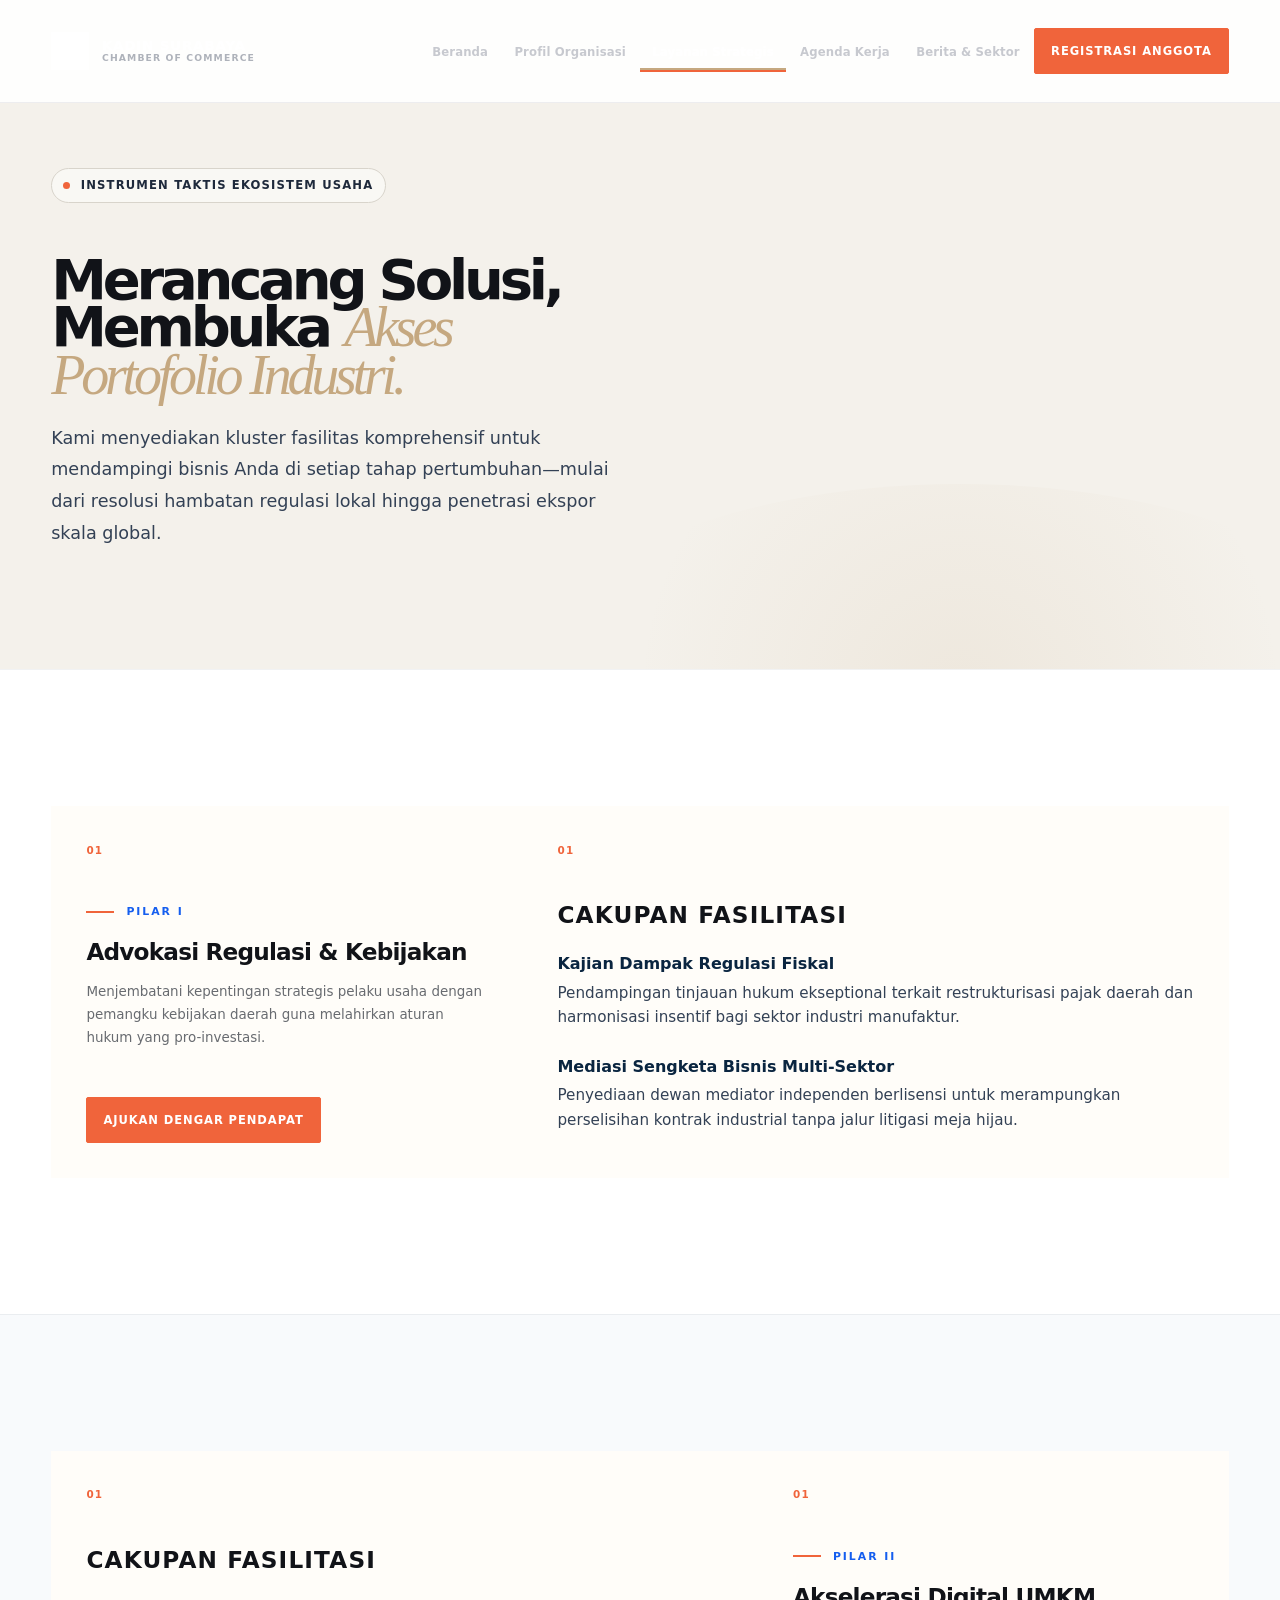
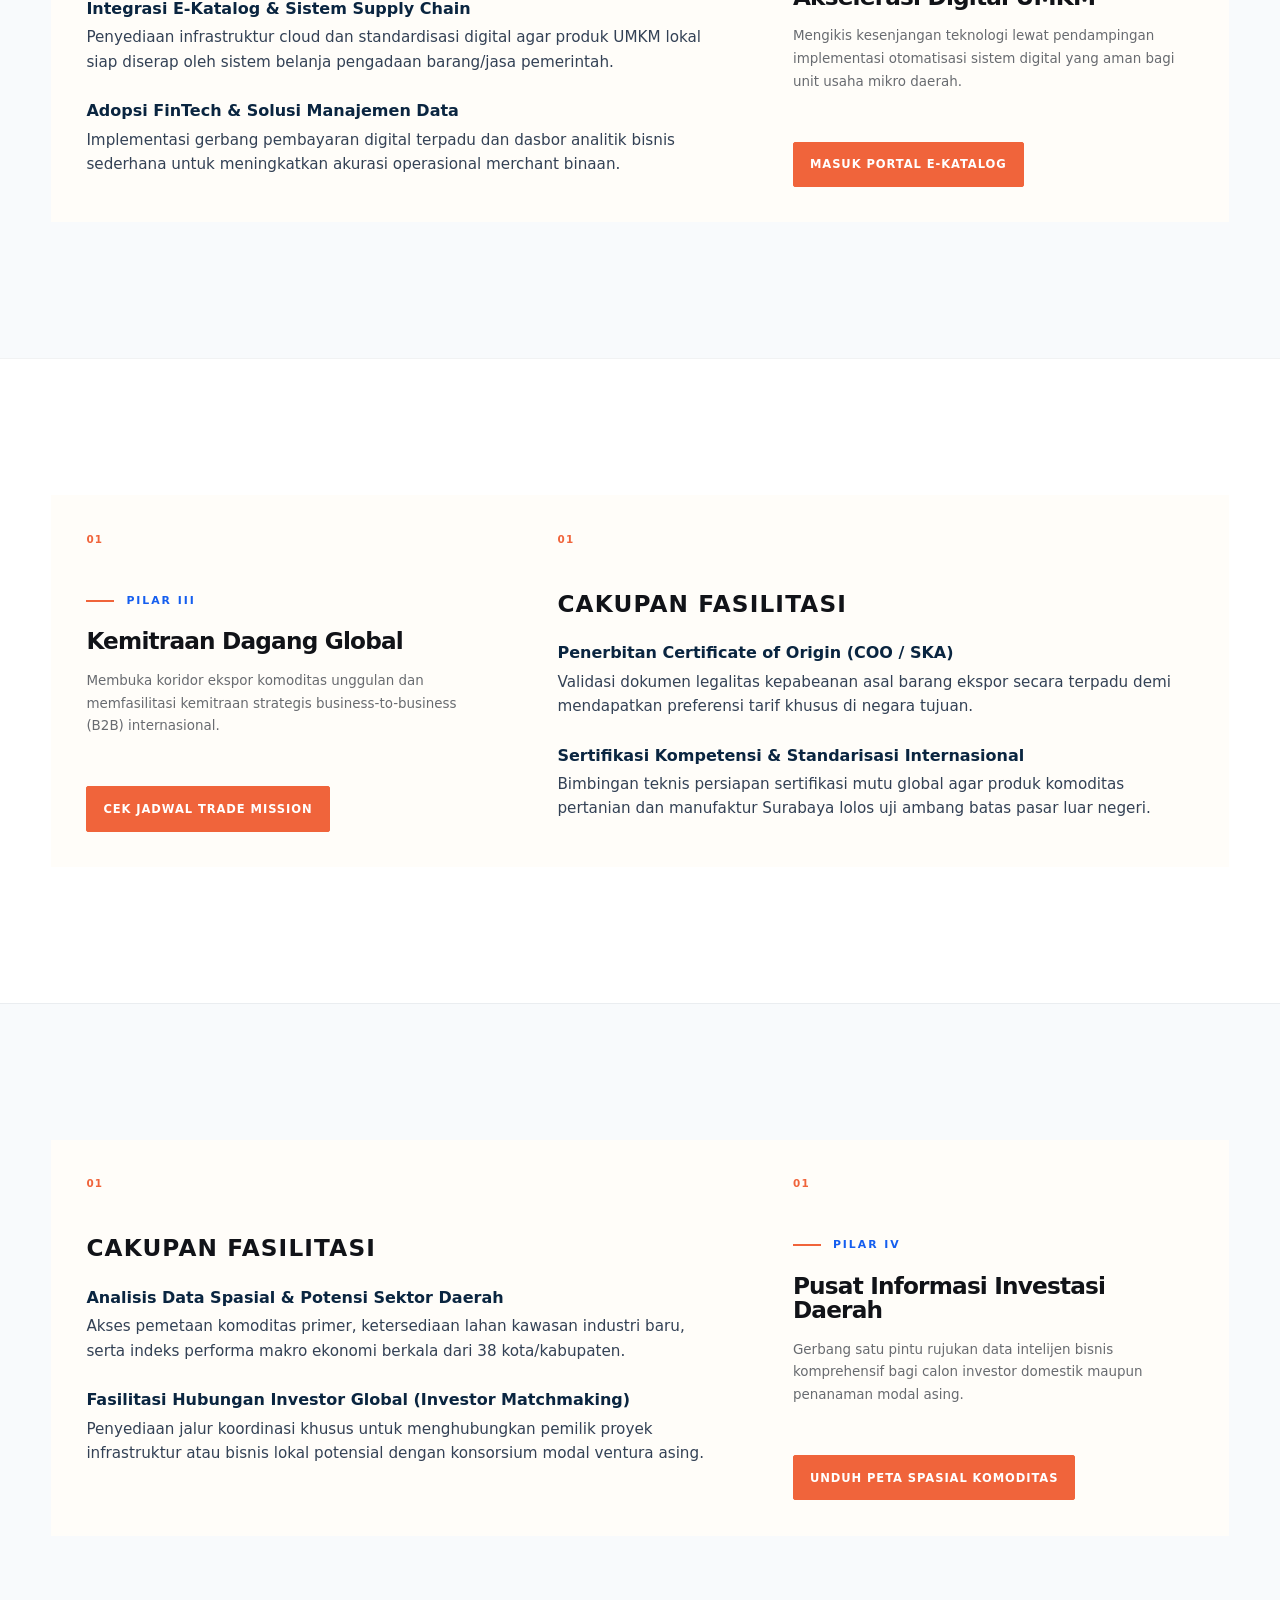
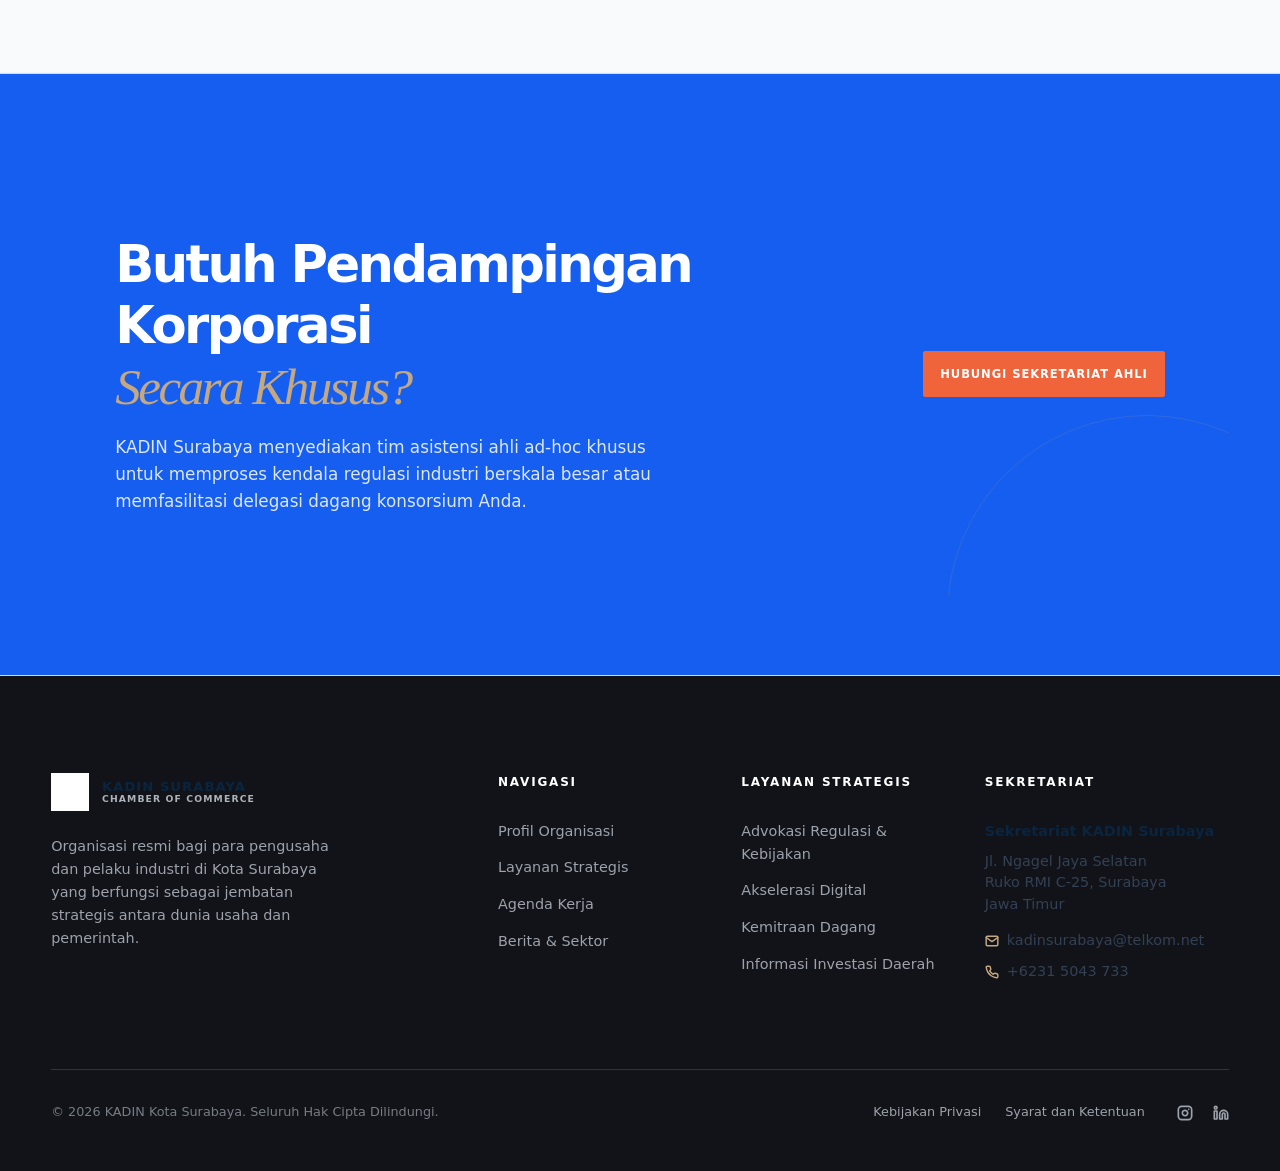
<file: layanan.html>
<!DOCTYPE html>
<html lang="id">
<head>
    <meta charset="UTF-8">
    <meta name="viewport" content="width=device-width, initial-scale=1.0">
    <title>Layanan Strategis — KADIN Surabaya</title>
    <meta name="description" content="Eksplorasi ragam layanan dan instrumen taktis KADIN Surabaya untuk advokasi iklim usaha, akselerasi digital, kemitraan global, dan pusat informasi investasi.">
    
    <!-- Menghubungkan ke core stylesheet yang sama agar token desain tersinkronisasi -->
    <link rel="stylesheet" href="css/style.css">
</head>
<body>

    <a href="#main-content" class="sr-only">Lompat ke Konten Utama</a>

    <!-- HEADER / NAVIGATION ARCHITECTURE -->
    <header class="header-root" id="site-header">
        <div class="container">
            <div class="header-container">
                <div class="brand-wrapper">
                <a href="index.html" class="brand-anchor" aria-label="Beranda KADIN Surabaya">
                    <img src="img/logo-kadin-sby.jfif" alt="Logo KADIN" style="height: 45px; width: auto; display: block; object-fit: contain;" aria-hidden="true">
                    <div class="brand-text">
                        <div class="brand-title">KADIN SURABAYA</div>
                        <div class="brand-subtitle">Chamber of Commerce</div>
                    </div>
                </a>
            </div>
                
                <nav class="nav-wrapper" aria-label="Navigasi Utama">
                    <ul class="nav-list">
                        <li><a href="index.html" class="nav-item-link">Beranda</a></li>
                        <li><a href="profil.html" class="nav-item-link">Profil Organisasi</a></li>
                        <li><a href="layanan.html" class="nav-item-link is-active" aria-current="page">Layanan Strategis</a></li>
                        <li><a href="index.html#agenda" class="nav-item-link">Agenda Kerja</a></li>
                        <li><a href="index.html#berita" class="nav-item-link">Berita & Sektor</a></li>
                        <li><a href="#" target="_blank" rel="noopener noreferrer" class="btn-premium primary">Registrasi Anggota</a></li>
                    </ul>
                </nav>

                <!-- Hamburger Mobile Trigger Box -->
                <div class="toggle-wrapper">
                    <button class="menu-toggle" id="menu-toggle" aria-label="Buka Menu Navigasi" aria-expanded="false">
                        <span class="hamburger-line"></span>
                        <span class="hamburger-line"></span>
                        <span class="hamburger-line"></span>
                    </button>
                </div>
            </div>
        </div>
    </header>

    <!-- PANEL OVERLAY DRAWER MOBILE NAV -->
    <div class="mobile-menu-overlay" id="mobile-menu">
        <button class="mobile-menu-close" id="menu-close" aria-label="Tutup Menu Navigasi">
            <svg width="24" height="24" viewBox="0 0 24 24" fill="none" stroke="currentColor" stroke-width="2.5" stroke-linecap="round" stroke-linejoin="round">
                <line x1="18" y1="6" x2="6" y2="18"></line>
                <line x1="6" y1="6" x2="18" y2="18"></line>
            </svg>
        </button>
        <div class="mobile-menu-container">
            <ul class="mobile-nav-list">
                <li><a href="index.html" class="mobile-nav-link">Beranda</a></li>
                <li><a href="profil.html" class="mobile-nav-link">Profil Organisasi</a></li>
                <li><a href="layanan.html" class="mobile-nav-link">Layanan Strategis</a></li>
                <li><a href="index.html#agenda" class="mobile-nav-link">Agenda Kerja</a></li>
                <li><a href="index.html#berita" class="mobile-nav-link">Berita & Sektor</a></li>
                <li style="margin-top: 2.5rem;">
                    <a href="#" class="btn-premium primary" style="display: flex; width: 100%; text-align: center; justify-content: center;">Registrasi Keanggotaan</a>
                </li>
            </ul>
        </div>
    </div>

    <main id="main-content">
        
        <!-- SERVICES HERO INTRO -->
        <section class="hero-root" style="min-height: auto; padding-bottom: 4rem;">
            <div class="container">
                <div class="hero-layout">
                    <div class="hero-content-cell" style="width: 100%; padding-right: 0;">
                        <div class="hero-tagline-wrap">
                            <div class="hero-tagline-dot"></div>
                            <div class="hero-tagline-text">Instrumen Taktis Ekosistem Usaha</div>
                        </div>
                        <h1 class="hero-main-heading" style="font-size: clamp(2.25rem, 4.5vw, 3.5rem); margin-bottom: 1.5rem;">
                            Merancang Solusi, <br>Membuka <span class="editorial-italic">Akses Portofolio Industri.</span>
                        </h1>
                        <p class="hero-description" style="max-width: 800px; font-size: 1.1rem; color: var(--slate-700);">
                            Kami menyediakan kluster fasilitas komprehensif untuk mendampingi bisnis Anda di setiap tahap pertumbuhan—mulai dari resolusi hambatan regulasi lokal hingga penetrasi ekspor skala global.
                        </p>
                    </div>
                </div>
            </div>
        </section>

        <!-- DETAIL SERVICE 1: ADVOKASI REGULASI -->
        <section class="pillars-root" id="advokasi" style="background-color: var(--white); border-top: 1px solid var(--slate-100);">
            <div class="container">
                <div class="bento-row" style="margin-bottom: 0;">
                    <div class="bento-cell bento-w-40" style="background-color: var(--gold-pale); border-color: var(--gold-border); padding: 4rem 3rem;">
                        <span class="section-kicker">Pilar I</span>
                        <h2 class="bento-headline" style="font-size: 1.75rem;">Advokasi Regulasi & Kebijakan</h2>
                        <p class="bento-body" style="font-size: 1rem; color: var(--slate-700);">
                            Menjembatani kepentingan strategis pelaku usaha dengan pemangku kebijakan daerah guna melahirkan aturan hukum yang pro-investasi.
                        </p>
                        <a href="#" class="btn-premium primary" style="margin-top: 1.5rem;">Ajukan Dengar Pendapat</a>
                    </div>
                    <div class="bento-spacer"></div>
                    <div class="bento-cell bento-w-60" style="padding: 4rem 3rem;">
                        <h3 class="bento-headline" style="font-size: 1.25rem; margin-bottom: 1.5rem; text-transform: uppercase; letter-spacing: 0.05em; color: var(--slate-700);">Cakupan Fasilitasi</h3>
                        <ul style="display: flex; flex-direction: column; gap: 1.5rem;">
                            <li>
                                <strong style="color: var(--navy-primary); display: block; margin-bottom: 0.25rem;">Kajian Dampak Regulasi Fiskal</strong>
                                <p style="font-size: 0.95rem; color: var(--slate-700);">Pendampingan tinjauan hukum ekseptional terkait restrukturisasi pajak daerah dan harmonisasi insentif bagi sektor industri manufaktur.</p>
                            </li>
                            <li>
                                <strong style="color: var(--navy-primary); display: block; margin-bottom: 0.25rem;">Mediasi Sengketa Bisnis Multi-Sektor</strong>
                                <p style="font-size: 0.95rem; color: var(--slate-700);">Penyediaan dewan mediator independen berlisensi untuk merampungkan perselisihan kontrak industrial tanpa jalur litigasi meja hijau.</p>
                            </li>
                        </ul>
                    </div>
                </div>
            </div>
        </section>

        <!-- DETAIL SERVICE 2: AKSELERASI DIGITAL UMKM -->
        <section class="pillars-root" id="digitalisasi" style="background-color: var(--slate-50); border-top: 1px solid var(--slate-100);">
            <div class="container">
                <div class="bento-row" style="margin-bottom: 0;">
                    <div class="bento-cell bento-w-60" style="padding: 4rem 3rem;">
                        <h3 class="bento-headline" style="font-size: 1.25rem; margin-bottom: 1.5rem; text-transform: uppercase; letter-spacing: 0.05em; color: var(--slate-700);">Cakupan Fasilitasi</h3>
                        <ul style="display: flex; flex-direction: column; gap: 1.5rem;">
                            <li>
                                <strong style="color: var(--navy-primary); display: block; margin-bottom: 0.25rem;">Integrasi E-Katalog & Sistem Supply Chain</strong>
                                <p style="font-size: 0.95rem; color: var(--slate-700);">Penyediaan infrastruktur cloud dan standardisasi digital agar produk UMKM lokal siap diserap oleh sistem belanja pengadaan barang/jasa pemerintah.</p>
                            </li>
                            <li>
                                <strong style="color: var(--navy-primary); display: block; margin-bottom: 0.25rem;">Adopsi FinTech & Solusi Manajemen Data</strong>
                                <p style="font-size: 0.95rem; color: var(--slate-700);">Implementasi gerbang pembayaran digital terpadu dan dasbor analitik bisnis sederhana untuk meningkatkan akurasi operasional merchant binaan.</p>
                            </li>
                        </ul>
                    </div>
                    <div class="bento-spacer"></div>
                    <div class="bento-cell bento-w-40" style="background-color: #f1f5f9; border-color: var(--slate-100); padding: 4rem 3rem;">
                        <span class="section-kicker">Pilar II</span>
                        <h2 class="bento-headline" style="font-size: 1.75rem;">Akselerasi Digital UMKM</h2>
                        <p class="bento-body" style="font-size: 1rem; color: var(--slate-700);">
                            Mengikis kesenjangan teknologi lewat pendampingan implementasi otomatisasi sistem digital yang aman bagi unit usaha mikro daerah.
                        </p>
                        <a href="#" class="btn-premium primary" style="margin-top: 1.5rem; background-color: var(--navy-primary);">Masuk Portal E-Katalog</a>
                    </div>
                </div>
            </div>
        </section>

        <!-- DETAIL SERVICE 3: KEMITRAAN DAGANG GLOBAL -->
        <section class="pillars-root" id="kemitraan" style="background-color: var(--white); border-top: 1px solid var(--slate-100);">
            <div class="container">
                <div class="bento-row" style="margin-bottom: 0;">
                    <div class="bento-cell bento-w-40" style="background-color: var(--gold-pale); border-color: var(--gold-border); padding: 4rem 3rem;">
                        <span class="section-kicker">Pilar III</span>
                        <h2 class="bento-headline" style="font-size: 1.75rem;">Kemitraan Dagang Global</h2>
                        <p class="bento-body" style="font-size: 1rem; color: var(--slate-700);">
                            Membuka koridor ekspor komoditas unggulan dan memfasilitasi kemitraan strategis business-to-business (B2B) internasional.
                        </p>
                        <a href="#" class="btn-premium primary" style="margin-top: 1.5rem;">Cek Jadwal Trade Mission</a>
                    </div>
                    <div class="bento-spacer"></div>
                    <div class="bento-cell bento-w-60" style="padding: 4rem 3rem;">
                        <h3 class="bento-headline" style="font-size: 1.25rem; margin-bottom: 1.5rem; text-transform: uppercase; letter-spacing: 0.05em; color: var(--slate-700);">Cakupan Fasilitasi</h3>
                        <ul style="display: flex; flex-direction: column; gap: 1.5rem;">
                            <li>
                                <strong style="color: var(--navy-primary); display: block; margin-bottom: 0.25rem;">Penerbitan Certificate of Origin (COO / SKA)</strong>
                                <p style="font-size: 0.95rem; color: var(--slate-700);">Validasi dokumen legalitas kepabeanan asal barang ekspor secara terpadu demi mendapatkan preferensi tarif khusus di negara tujuan.</p>
                            </li>
                            <li>
                                <strong style="color: var(--navy-primary); display: block; margin-bottom: 0.25rem;">Sertifikasi Kompetensi & Standarisasi Internasional</strong>
                                <p style="font-size: 0.95rem; color: var(--slate-700);">Bimbingan teknis persiapan sertifikasi mutu global agar produk komoditas pertanian dan manufaktur Surabaya lolos uji ambang batas pasar luar negeri.</p>
                            </li>
                        </ul>
                    </div>
                </div>
            </div>
        </section>

        <!-- DETAIL SERVICE 4: PIID -->
        <section class="pillars-root" id="investasi" style="background-color: var(--slate-50); border-top: 1px solid var(--slate-100); border-bottom: 1px solid var(--slate-100);">
            <div class="container">
                <div class="bento-row" style="margin-bottom: 0;">
                    <div class="bento-cell bento-w-60" style="padding: 4rem 3rem;">
                        <h3 class="bento-headline" style="font-size: 1.25rem; margin-bottom: 1.5rem; text-transform: uppercase; letter-spacing: 0.05em; color: var(--slate-700);">Cakupan Fasilitasi</h3>
                        <ul style="display: flex; flex-direction: column; gap: 1.5rem;">
                            <li>
                                <strong style="color: var(--navy-primary); display: block; margin-bottom: 0.25rem;">Analisis Data Spasial & Potensi Sektor Daerah</strong>
                                <p style="font-size: 0.95rem; color: var(--slate-700);">Akses pemetaan komoditas primer, ketersediaan lahan kawasan industri baru, serta indeks performa makro ekonomi berkala dari 38 kota/kabupaten.</p>
                            </li>
                            <li>
                                <strong style="color: var(--navy-primary); display: block; margin-bottom: 0.25rem;">Fasilitasi Hubungan Investor Global (Investor Matchmaking)</strong>
                                <p style="font-size: 0.95rem; color: var(--slate-700);">Penyediaan jalur koordinasi khusus untuk menghubungkan pemilik proyek infrastruktur atau bisnis lokal potensial dengan konsorsium modal ventura asing.</p>
                            </li>
                        </ul>
                    </div>
                    <div class="bento-spacer"></div>
                    <div class="bento-cell bento-w-40" style="background-color: #f1f5f9; border-color: var(--slate-100); padding: 4rem 3rem;">
                        <span class="section-kicker">Pilar IV</span>
                        <h2 class="bento-headline" style="font-size: 1.75rem;">Pusat Informasi Investasi Daerah</h2>
                        <p class="bento-body" style="font-size: 1rem; color: var(--slate-700);">
                            Gerbang satu pintu rujukan data intelijen bisnis komprehensif bagi calon investor domestik maupun penanaman modal asing.
                        </p>
                        <a href="#" class="btn-premium primary" style="margin-top: 1.5rem; background-color: var(--navy-primary);">Unduh Peta Spasial Komoditas</a>
                    </div>
                </div>
            </div>
        </section>

        <!-- HIGH-END INTEGRATED CTA PLATFORM -->
        <section class="cta-root">
            <div class="container">
                <div class="cta-panel">
                    <div class="cta-panel-layout">
                        <div class="cta-text-cell">
                            <h2 class="cta-title">Butuh Pendampingan Korporasi <br><span class="serif-premium">Secara Khusus?</span></h2>
                            <p class="cta-desc">KADIN Surabaya menyediakan tim asistensi ahli ad-hoc khusus untuk memproses kendala regulasi industri berskala besar atau memfasilitasi delegasi dagang konsorsium Anda.</p>
                        </div>
                        <div class="cta-action-cell">
                            <a href="#" class="btn-premium primary" style="background-color: var(--gold-accent); border-color: var(--gold-accent);">Hubungi Sekretariat Ahli</a>
                        </div>
                    </div>
                </div>
            </div>
        </section>

    </main>

    <!-- PREMIUM STRUCTURED FOOTER -->
    <footer class="footer-root">
        <div class="container">
            
            <div class="footer-grid-table">
                
                <div class="footer-column brand-col">
                    <div class="footer-logo-wrap">
                        <div class="brand-anchor">
                            <img src="img/logo-kadin-sby.jfif" alt="Logo KADIN" style="height: 45px; width: auto; display: block; object-fit: contain;" aria-hidden="true">
                            <div class="brand-text">
                                <div class="brand-title" style="color: var(--navy-primary);">KADIN SURABAYA</div>
                                <div class="brand-subtitle">Chamber of Commerce</div>
                            </div>
                        </div>
                    </div>
                    <p class="footer-brand-desc">
                        Organisasi resmi bagi para pengusaha dan pelaku industri di Kota Surabaya yang berfungsi sebagai jembatan strategis antara dunia usaha dan pemerintah.
                    </p>
                </div>

                <div class="footer-column links-col">
                    <h4 class="footer-heading">Navigasi</h4>
                    <ul>
                        <li class="footer-link-item"><a href="profil.html" class="footer-link">Profil Organisasi</a></li>
                        <li class="footer-link-item"><a href="layanan.html" class="footer-link">Layanan Strategis</a></li>
                        <li class="footer-link-item"><a href="index.html#agenda" class="footer-link">Agenda Kerja</a></li>
                        <li class="footer-link-item"><a href="berita-sektor.html" class="footer-link">Berita & Sektor</a></li>
                    </ul>
                </div>

                <div class="footer-column links-col">
                    <h4 class="footer-heading">Layanan Strategis</h4>
                    <ul>
                        <li class="footer-link-item"><a href="layanan.html#advokasi" class="footer-link">Advokasi Regulasi & Kebijakan</a></li>
                        <li class="footer-link-item"><a href="layanan.html#digitalisasi" class="footer-link">Akselerasi Digital</a></li>
                        <li class="footer-link-item"><a href="layanan.html#kemitraan" class="footer-link">Kemitraan Dagang</a></li>
                        <li class="footer-link-item"><a href="layanan.html#investasi" class="footer-link">Informasi Investasi Daerah</a></li>
                    </ul>
                </div>

                <div class="footer-column links-col">
                    <h4 class="footer-heading">Sekretariat</h4>
                    <p style="line-height: 1.6; margin-bottom: 0.5rem; font-weight: 600; color: var(--navy-primary);">Sekretariat KADIN Surabaya</p>
                    <p style="line-height: 1.5; color: var(--slate-700); margin-bottom: 0.85rem;">
                        Jl. Ngagel Jaya Selatan<br>
                        Ruko RMI C-25, Surabaya<br>
                        Jawa Timur
                    </p>
                    
                    <div style="display: flex; flex-direction: column; gap: 0.5rem; color: var(--slate-700); font-size: 0.9rem;">
                        <div style="display: flex; align-items: center; gap: 0.5rem;">
                            <svg width="14" height="14" viewBox="0 0 24 24" fill="none" stroke="var(--gold-accent)" stroke-width="2.5" stroke-linecap="round" stroke-linejoin="round" style="flex-shrink: 0;" aria-hidden="true">
                                <path d="M4 4h16c1.1 0 2 .9 2 2v12c0 1.1-.9 2-2 2H4c-1.1 0-2-.9-2-2V6c0-1.1.9-2 2-2z"></path>
                                <polyline points="22,6 12,13 2,6"></polyline>
                            </svg>
                            <a href="mailto:kadinsurabaya@telkom.net" style="color: inherit; transition: color var(--transition-fast);">kadinsurabaya@telkom.net</a>
                        </div>
                        
                        <div style="display: flex; align-items: center; gap: 0.5rem;">
                            <svg width="14" height="14" viewBox="0 0 24 24" fill="none" stroke="var(--gold-accent)" stroke-width="2.5" stroke-linecap="round" stroke-linejoin="round" style="flex-shrink: 0;" aria-hidden="true">
                                <path d="M22 16.92v3a2 2 0 0 1-2.18 2 19.79 19.79 0 0 1-8.63-3.07 19.5 19.5 0 0 1-6-6 19.79 19.79 0 0 1-3.07-8.67A2 2 0 0 1 4.11 2h3a2 2 0 0 1 2 1.72 12.84 12.84 0 0 0 .7 2.81 2 2 0 0 1-.45 2.11L8.09 9.91a16 16 0 0 0 6 6l1.27-1.27a2 2 0 0 1 2.11-.45 12.84 12.84 0 0 0 2.81.7A2 2 0 0 1 22 16.92z"></path>
                            </svg>
                            <a href="tel:+62315043733" style="color: inherit; transition: color var(--transition-fast);">+6231 5043 733</a>
                        </div>
                    </div>
                </div>

            </div> 
            
            <!-- REVISED: FOOTER BOTTOM BAR WITH LEGAL LINKS & VEKTOR ICONS -->
            <div class="footer-bottom-bar">
                <div>
                    &copy; 2026 KADIN Kota Surabaya. Seluruh Hak Cipta Dilindungi.
                </div>
                <!-- Flexbox wrapper untuk menyatukan menu legalitas & ikon sosmed -->
                <div style="display: flex; align-items: center; gap: 2rem; flex-wrap: wrap;">
                    <!-- Menu Kebijakan Strategis Baru -->
                    <div style="display: flex; gap: 1.5rem;">
                        <a href="kebijakan-privasi.html" class="footer-link" style="font-size: 0.8rem;">Kebijakan Privasi</a>
                        <a href="syarat-ketentuan.html" class="footer-link" style="font-size: 0.8rem;">Syarat dan Ketentuan</a>
                    </div>
                    <!-- Jaringan Sosmed Menggunakan Icon Vektor Premium -->
                    <div class="social-links-container" style="display: flex; gap: 1.25rem; align-items: center;">
                        <a href="https://instagram.com/kadinjatim/" target="_blank" rel="noopener noreferrer" class="footer-link" aria-label="Instagram KADIN Surabaya" style="display: flex; align-items: center;">
                            <svg width="16" height="16" viewBox="0 0 24 24" fill="none" stroke="currentColor" stroke-width="2.5" stroke-linecap="round" stroke-linejoin="round" style="transition: transform var(--transition-fast);"><rect x="2" y="2" width="20" height="20" rx="5" ry="5"></rect><path d="M16 11.37A4 4 0 1 1 12.63 8 4 4 0 0 1 16 11.37z"></path><line x1="17.5" y1="6.5" x2="17.51" y2="6.5"></line></svg>
                        </a>
                        <a href="https://www.linkedin.com/company/kadin-jawa-timur" target="_blank" rel="noopener noreferrer" class="footer-link" aria-label="LinkedIn KADIN Surabaya" style="display: flex; align-items: center;">
                            <svg width="16" height="16" viewBox="0 0 24 24" fill="none" stroke="currentColor" stroke-width="2.5" stroke-linecap="round" stroke-linejoin="round" style="transition: transform var(--transition-fast);"><path d="M16 8a6 6 0 0 1 6 6v7h-4v-7a2 2 0 0 0-2-2 2 2 0 0 0-2 2v7h-4v-7a6 6 0 0 1 6-6z"></path><rect x="2" y="9" width="4" height="12"></rect><circle cx="4" cy="4" r="2"></circle></svg>
                        </a>
                    </div>
                </div>
            </div>

        </div>
    </footer>

    <!-- INTERACTIVE SCRIPT SYSTEM -->
    <script>
        (function() {
            'use strict';
            
            // 1. Controller Backdrop Transparansi Header
            const header = document.getElementById('site-header');
            if (header) {
                window.addEventListener('scroll', function() {
                    if (window.scrollY > 50) {
                        header.classList.add('is-scrolled');
                    } else {
                        header.classList.remove('is-scrolled');
                    }
                }, { passive: true });
            }

            // 2. Controller Panel Navigasi Mobile Drawer
            const toggleBtn = document.getElementById('menu-toggle');
            const closeBtn = document.getElementById('menu-close');
            const mobileLinks = document.querySelectorAll('.mobile-nav-link');
            
            if (toggleBtn) {
                toggleBtn.addEventListener('click', function() {
                    const isOpen = document.body.classList.toggle('mobile-menu-open');
                    toggleBtn.setAttribute('aria-expanded', isOpen);
                });
            }

            if (closeBtn) {
                closeBtn.addEventListener('click', function() {
                    document.body.classList.remove('mobile-menu-open');
                    if (toggleBtn) toggleBtn.setAttribute('aria-expanded', 'false');
                });
            }

            mobileLinks.forEach(link => {
                link.addEventListener('click', () => {
                    document.body.classList.remove('mobile-menu-open');
                    if (toggleBtn) toggleBtn.setAttribute('aria-expanded', 'false');
                });
            });
        })();
    </script>
</body>
</html>
</file>
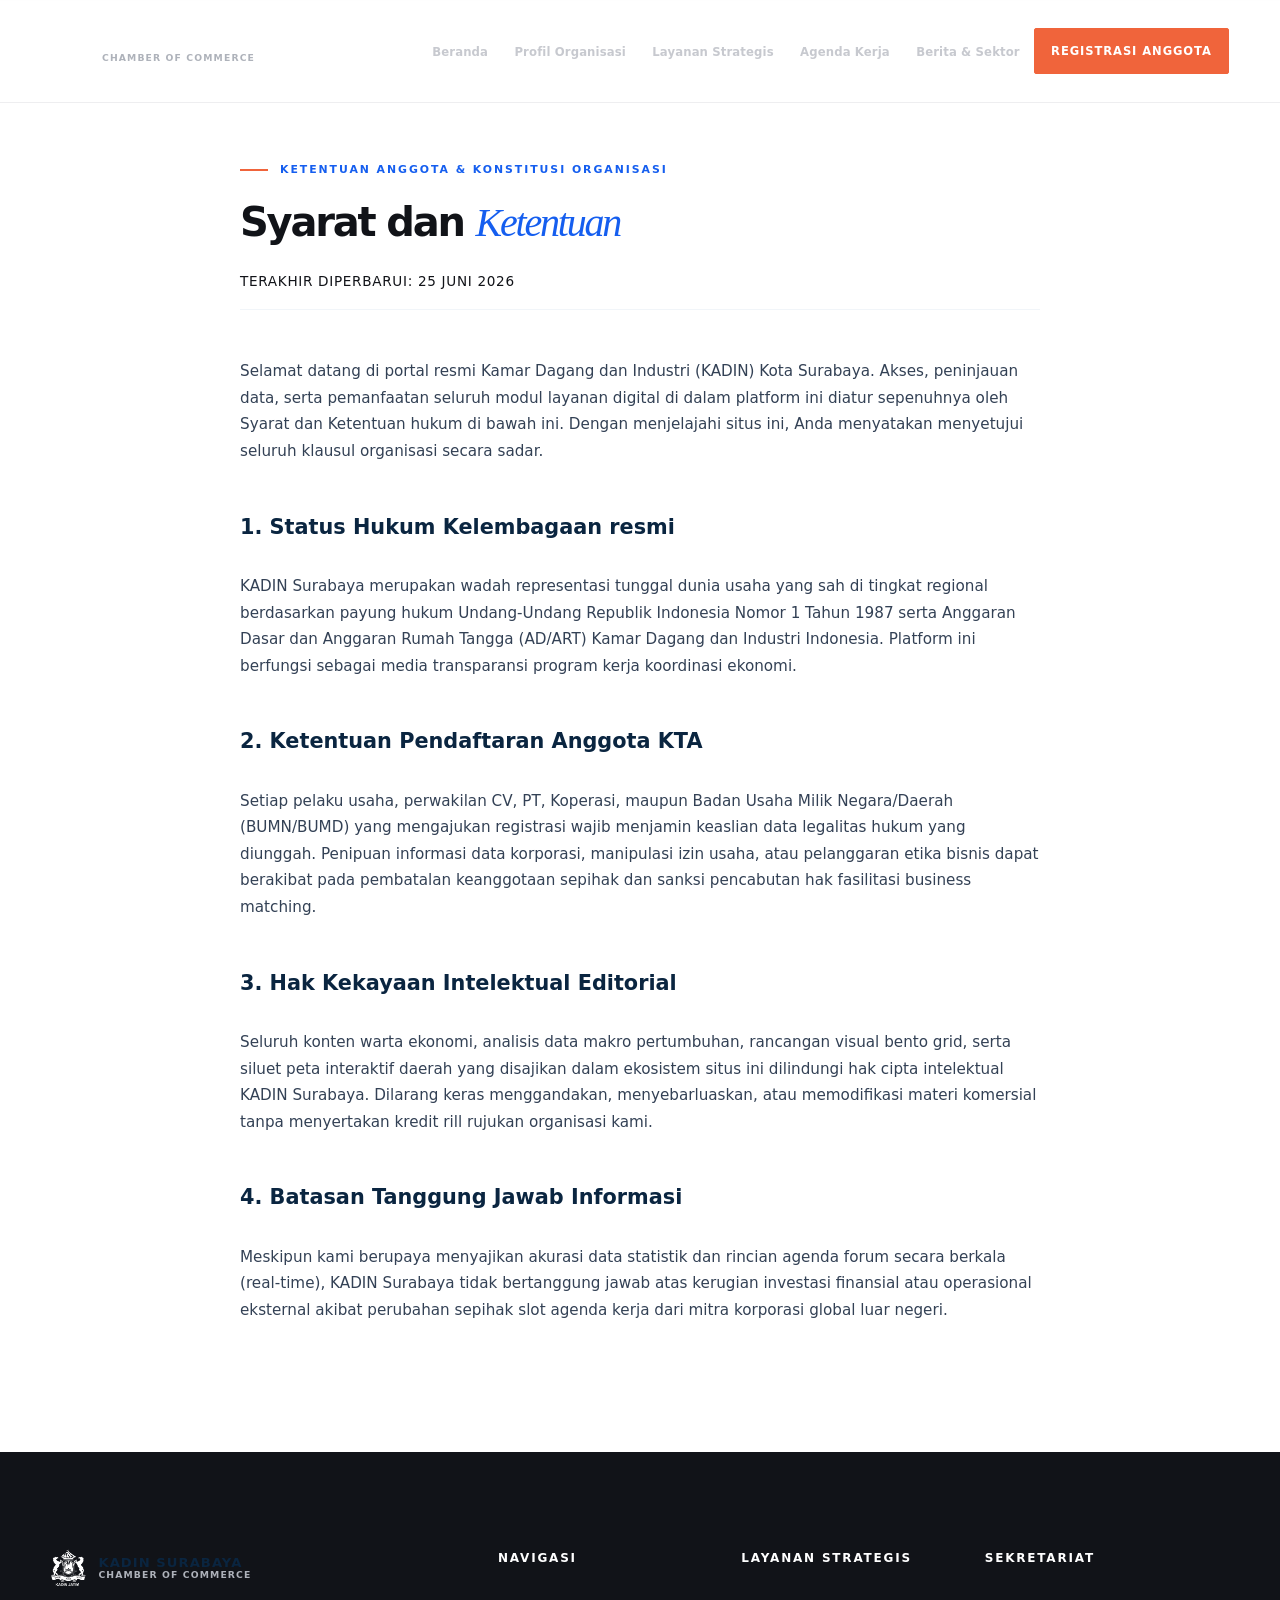
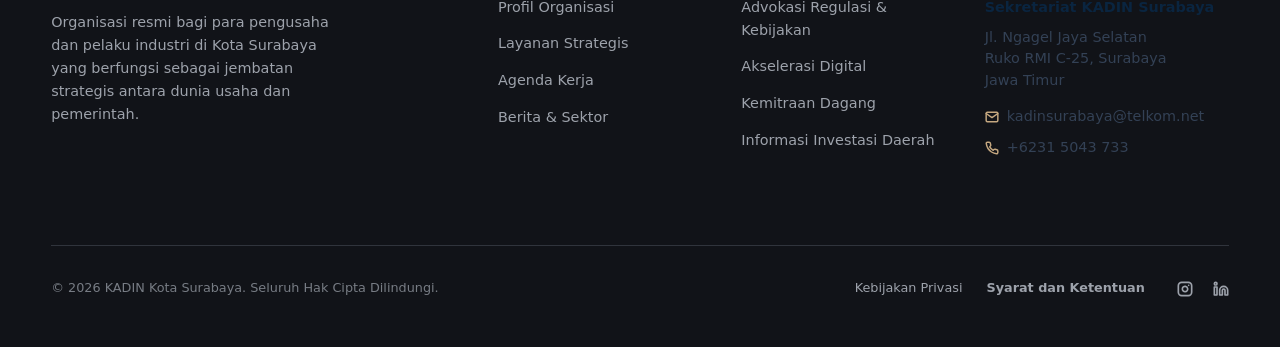
<file: syarat-ketentuan.html>
<!DOCTYPE html>
<html lang="id">
<head>
    <meta charset="UTF-8">
    <meta name="viewport" content="width=device-width, initial-scale=1.0">
    <title>Syarat dan Ketentuan — KADIN Surabaya</title>
    <meta name="description" content="Halaman regulasi resmi Syarat dan Ketentuan penggunaan platform digital serta keanggotaan Kamar Dagang dan Industri (KADIN) Kota Surabaya.">
    
    <!-- Link Aset Reusable CSS -->
    <link rel="stylesheet" href="css/style.css">
</head>
<body>

    <!-- ACCESSIBILITY: Skip navigation link -->
    <a href="#main-content" class="sr-only">Lompat ke Konten Utama</a>

    <!-- HEADER / NAVIGATION ARCHITECTURE -->
    <header class="header-root" id="site-header">
        <div class="container">
            <div class="header-container">
                <div class="brand-wrapper">
                    <a href="index.html" class="brand-anchor" aria-label="Beranda KADIN Surabaya">
                        <img src="img/logo-kadin-sby.jfif" alt="Logo KADIN" style="height: 45px; width: auto; display: block; object-fit: contain;" aria-hidden="true">
                        <div class="brand-text">
                            <div class="brand-title">KADIN SURABAYA</div>
                            <div class="brand-subtitle">Chamber of Commerce</div>
                        </div>
                    </a>
                </div>
                
                <nav class="nav-wrapper" aria-label="Navigasi Utama">
                    <ul class="nav-list">
                        <li><a href="index.html" class="nav-item-link">Beranda</a></li>
                        <li><a href="profil.html" class="nav-item-link">Profil Organisasi</a></li>
                        <li><a href="layanan.html" class="nav-item-link">Layanan Strategis</a></li>
                        <li><a href="index.html#agenda" class="nav-item-link">Agenda Kerja</a></li>
                        <li><a href="berita-sektor.html" class="nav-item-link">Berita & Sektor</a></li>
                        <li><a href="#" target="_blank" rel="noopener noreferrer" class="btn-premium primary">Registrasi Anggota</a></li>
                    </ul>
                </nav>

                <!-- Hamburger Mobile Trigger Box -->
                <div class="toggle-wrapper">
                    <button class="menu-toggle" id="menu-toggle" aria-label="Buka Menu Navigasi" aria-expanded="false">
                        <span class="hamburger-line"></span>
                        <span class="hamburger-line"></span>
                        <span class="hamburger-line"></span>
                    </button>
                </div>
            </div>
        </div>
    </header>

    <!-- PANEL OVERLAY DRAWER MOBILE NAV -->
    <div class="mobile-menu-overlay" id="mobile-menu">
        <button class="mobile-menu-close" id="menu-close" aria-label="Tutup Menu Navigasi">
            <svg width="24" height="24" viewBox="0 0 24 24" fill="none" stroke="currentColor" stroke-width="2.5" stroke-linecap="round" stroke-linejoin="round">
                <line x1="18" y1="6" x2="6" y2="18"></line>
                <line x1="6" y1="6" x2="18" y2="18"></line>
            </svg>
        </button>
        <div class="mobile-menu-container">
            <ul class="mobile-nav-list">
                <li><a href="index.html" class="mobile-nav-link">Beranda</a></li>
                <li><a href="profil.html" class="mobile-nav-link">Profil Organisasi</a></li>
                <li><a href="layanan.html" class="mobile-nav-link">Layanan Strategis</a></li>
                <li><a href="index.html#agenda" class="mobile-nav-link">Agenda Kerja</a></li>
                <li><a href="berita-sektor.html" class="mobile-nav-link">Berita & Sektor</a></li>
                <li style="margin-top: 2.5rem;">
                    <a href="#" target="_blank" rel="noopener noreferrer" class="btn-premium primary" style="display: flex; width: 100%; text-align: center; justify-content: center;">Registrasi Keanggotaan</a>
                </li>
            </ul>
        </div>
    </div>

    <!-- MAIN LEGAL DOCUMENT CONTENT -->
    <main id="main-content">
        <section class="news-root" style="padding-top: 10rem; padding-bottom: 8rem; background-color: var(--white);">
            <div class="container">
                <div style="max-width: 800px; margin: 0 auto;">
                    
                    <span class="section-kicker">Ketentuan Anggota & Konstitusi Organisasi</span>
                    <h1 class="section-title" style="margin-bottom: 1.5rem; font-size: 2.5rem; line-height: 1.2;">Syarat dan <span class="serif-italic">Ketentuan</span></h1>
                    <p style="font-size: 0.85rem; color: var(--slate-400); text-transform: uppercase; letter-spacing: 0.05em; margin-bottom: 3rem; border-bottom: 1px solid var(--slate-100); padding-bottom: 1rem;">Terakhir Diperbarui: 25 Juni 2026</p>
                    
                    <div style="color: var(--slate-700); line-height: 1.75; font-size: 0.95rem; display: flex; flex-direction: column; gap: 1.75rem;">
                        <p>
                            Selamat datang di portal resmi Kamar Dagang dan Industri (KADIN) Kota Surabaya. Akses, peninjauan data, serta pemanfaatan seluruh modul layanan digital di dalam platform ini diatur sepenuhnya oleh Syarat dan Ketentuan hukum di bawah ini. Dengan menjelajahi situs ini, Anda menyatakan menyetujui seluruh klausul organisasi secara sadar.
                        </p>
                        
                        <h3 style="color: var(--navy-primary); font-size: 1.3rem; font-weight: 800; margin-top: 1rem;">1. Status Hukum Kelembagaan resmi</h3>
                        <p>
                            KADIN Surabaya merupakan wadah representasi tunggal dunia usaha yang sah di tingkat regional berdasarkan payung hukum Undang-Undang Republik Indonesia Nomor 1 Tahun 1987 serta Anggaran Dasar dan Anggaran Rumah Tangga (AD/ART) Kamar Dagang dan Industri Indonesia. Platform ini berfungsi sebagai media transparansi program kerja koordinasi ekonomi.
                        </p>

                        <h3 style="color: var(--navy-primary); font-size: 1.3rem; font-weight: 800; margin-top: 1rem;">2. Ketentuan Pendaftaran Anggota KTA</h3>
                        <p>
                            Setiap pelaku usaha, perwakilan CV, PT, Koperasi, maupun Badan Usaha Milik Negara/Daerah (BUMN/BUMD) yang mengajukan registrasi wajib menjamin keaslian data legalitas hukum yang diunggah. Penipuan informasi data korporasi, manipulasi izin usaha, atau pelanggaran etika bisnis dapat berakibat pada pembatalan keanggotaan sepihak dan sanksi pencabutan hak fasilitasi business matching.
                        </p>

                        <h3 style="color: var(--navy-primary); font-size: 1.3rem; font-weight: 800; margin-top: 1rem;">3. Hak Kekayaan Intelektual Editorial</h3>
                        <p>
                            Seluruh konten warta ekonomi, analisis data makro pertumbuhan, rancangan visual bento grid, serta siluet peta interaktif daerah yang disajikan dalam ekosistem situs ini dilindungi hak cipta intelektual KADIN Surabaya. Dilarang keras menggandakan, menyebarluaskan, atau memodifikasi materi komersial tanpa menyertakan kredit rill rujukan organisasi kami.
                        </p>

                        <h3 style="color: var(--navy-primary); font-size: 1.3rem; font-weight: 800; margin-top: 1rem;">4. Batasan Tanggung Jawab Informasi</h3>
                        <p>
                            Meskipun kami berupaya menyajikan akurasi data statistik dan rincian agenda forum secara berkala (real-time), KADIN Surabaya tidak bertanggung jawab atas kerugian investasi finansial atau operasional eksternal akibat perubahan sepihak slot agenda kerja dari mitra korporasi global luar negeri.
                        </p>
                    </div>

                </div>
            </div>
        </section>
    </main>

    <!-- PREMIUM STRUCTURED FOOTER -->
    <footer class="footer-root">
        <div class="container">
            
            <div class="footer-grid-table">
                
                <div class="footer-column brand-col">
                    <div class="footer-logo-wrap">
                        <div class="brand-anchor">
                            <img src="img/logo-kadin-jatim.png" alt="Logo KADIN" style="height: 45px; width: auto; display: block; object-fit: contain;" aria-hidden="true">
                            <div class="brand-text">
                                <div class="brand-title" style="color: var(--navy-primary);">KADIN SURABAYA</div>
                                <div class="brand-subtitle">Chamber of Commerce</div>
                            </div>
                        </div>
                    </div>
                    <p class="footer-brand-desc">
                        Organisasi resmi bagi para pengusaha dan pelaku industri di Kota Surabaya yang berfungsi sebagai jembatan strategis antara dunia usaha dan pemerintah.
                    </p>
                </div>

                <div class="footer-column links-col">
                    <h4 class="footer-heading">Navigasi</h4>
                    <ul>
                        <li class="footer-link-item"><a href="profil.html" class="footer-link">Profil Organisasi</a></li>
                        <li class="footer-link-item"><a href="layanan.html" class="footer-link">Layanan Strategis</a></li>
                        <li class="footer-link-item"><a href="index.html#agenda" class="footer-link">Agenda Kerja</a></li>
                        <li class="footer-link-item"><a href="berita-sektor.html" class="footer-link">Berita & Sektor</a></li>
                    </ul>
                </div>

                <div class="footer-column links-col">
                    <h4 class="footer-heading">Layanan Strategis</h4>
                    <ul>
                        <li class="footer-link-item"><a href="layanan.html#advokasi" class="footer-link">Advokasi Regulasi & Kebijakan</a></li>
                        <li class="footer-link-item"><a href="layanan.html#digitalisasi" class="footer-link">Akselerasi Digital</a></li>
                        <li class="footer-link-item"><a href="layanan.html#kemitraan" class="footer-link">Kemitraan Dagang</a></li>
                        <li class="footer-link-item"><a href="layanan.html#investasi" class="footer-link">Informasi Investasi Daerah</a></li>
                    </ul>
                </div>

                <div class="footer-column links-col">
                    <h4 class="footer-heading">Sekretariat</h4>
                    <p style="line-height: 1.6; margin-bottom: 0.5rem; font-weight: 600; color: var(--navy-primary);">Sekretariat KADIN Surabaya</p>
                    <p style="line-height: 1.5; color: var(--slate-700); margin-bottom: 0.85rem;">
                        Jl. Ngagel Jaya Selatan<br>
                        Ruko RMI C-25, Surabaya<br>
                        Jawa Timur
                    </p>
                    
                    <div style="display: flex; flex-direction: column; gap: 0.5rem; color: var(--slate-700); font-size: 0.9rem;">
                        <div style="display: flex; align-items: center; gap: 0.5rem;">
                            <svg width="14" height="14" viewBox="0 0 24 24" fill="none" stroke="var(--gold-accent)" stroke-width="2.5" stroke-linecap="round" stroke-linejoin="round" style="flex-shrink: 0;" aria-hidden="true">
                                <path d="M4 4h16c1.1 0 2 .9 2 2v12c0 1.1-.9 2-2 2H4c-1.1 0-2-.9-2-2V6c0-1.1.9-2 2-2z"></path>
                                <polyline points="22,6 12,13 2,6"></polyline>
                            </svg>
                            <a href="mailto:kadinsurabaya@telkom.net" style="color: inherit; transition: color var(--transition-fast);">kadinsurabaya@telkom.net</a>
                        </div>
                        
                        <div style="display: flex; align-items: center; gap: 0.5rem;">
                            <svg width="14" height="14" viewBox="0 0 24 24" fill="none" stroke="var(--gold-accent)" stroke-width="2.5" stroke-linecap="round" stroke-linejoin="round" style="flex-shrink: 0;" aria-hidden="true">
                                <path d="M22 16.92v3a2 2 0 0 1-2.18 2 19.79 19.79 0 0 1-8.63-3.07 19.5 19.5 0 0 1-6-6 19.79 19.79 0 0 1-3.07-8.67A2 2 0 0 1 4.11 2h3a2 2 0 0 1 2 1.72 12.84 12.84 0 0 0 .7 2.81 2 2 0 0 1-.45 2.11L8.09 9.91a16 16 0 0 0 6 6l1.27-1.27a2 2 0 0 1 2.11-.45 12.84 12.84 0 0 0 2.81.7A2 2 0 0 1 22 16.92z"></path>
                            </svg>
                            <a href="tel:+62315043733" style="color: inherit; transition: color var(--transition-fast);">+6231 5043 733</a>
                        </div>
                    </div>
                </div>

            </div> 
            
            <!-- REVISED: FOOTER BOTTOM BAR WITH LEGAL LINKS & VEKTOR ICONS -->
            <div class="footer-bottom-bar">
                <div>
                    &copy; 2026 KADIN Kota Surabaya. Seluruh Hak Cipta Dilindungi.
                </div>
                <!-- Flexbox wrapper untuk menyatukan menu legalitas & ikon sosmed -->
                <div style="display: flex; align-items: center; gap: 2rem; flex-wrap: wrap;">
                    <!-- Menu Kebijakan Strategis Baru -->
                    <div style="display: flex; gap: 1.5rem;">
                        <a href="kebijakan-privasi.html" class="footer-link" style="font-size: 0.8rem;">Kebijakan Privasi</a>
                        <a href="syarat-ketentuan.html" class="footer-link" style="font-size: 0.8rem; color: var(--gold-accent); font-weight: 700;">Syarat dan Ketentuan</a>
                    </div>
                    <!-- Jaringan Sosmed Menggunakan Icon Vektor Premium -->
                    <div class="social-links-container" style="display: flex; gap: 1.25rem; align-items: center;">
                        <a href="https://instagram.com/kadinjatim/" target="_blank" rel="noopener noreferrer" class="footer-link" aria-label="Instagram KADIN Surabaya" style="display: flex; align-items: center;">
                            <svg width="16" height="16" viewBox="0 0 24 24" fill="none" stroke="currentColor" stroke-width="2.5" stroke-linecap="round" stroke-linejoin="round" style="transition: transform var(--transition-fast);"><rect x="2" y="2" width="20" height="20" rx="5" ry="5"></rect><path d="M16 11.37A4 4 0 1 1 12.63 8 4 4 0 0 1 16 11.37z"></path><line x1="17.5" y1="6.5" x2="17.51" y2="6.5"></line></svg>
                        </a>
                        <a href="https://www.linkedin.com/company/kadin-jawa-timur" target="_blank" rel="noopener noreferrer" class="footer-link" aria-label="LinkedIn KADIN Surabaya" style="display: flex; align-items: center;">
                            <svg width="16" height="16" viewBox="0 0 24 24" fill="none" stroke="currentColor" stroke-width="2.5" stroke-linecap="round" stroke-linejoin="round" style="transition: transform var(--transition-fast);"><path d="M16 8a6 6 0 0 1 6 6v7h-4v-7a2 2 0 0 0-2-2 2 2 0 0 0-2 2v7h-4v-7a6 6 0 0 1 6-6z"></path><rect x="2" y="9" width="4" height="12"></rect><circle cx="4" cy="4" r="2"></circle></svg>
                        </a>
                    </div>
                </div>
            </div>

        </div>
    </footer>

    <!-- INTERACTIVE SCRIPT SYSTEM -->
    <script>
        (function() {
            'use strict';
            
            // 1. Controller Backdrop Transparansi Header
            const header = document.getElementById('site-header');
            if (header) {
                window.addEventListener('scroll', function() {
                    if (window.scrollY > 50) {
                        header.classList.add('is-scrolled');
                    } else {
                        header.classList.remove('is-scrolled');
                    }
                }, { passive: true });
            }

            // 2. Controller Panel Navigasi Mobile Drawer
            const toggleBtn = document.getElementById('menu-toggle');
            const closeBtn = document.getElementById('menu-close');
            const mobileLinks = document.querySelectorAll('.mobile-nav-link');
            
            if (toggleBtn) {
                toggleBtn.addEventListener('click', function() {
                    const isOpen = document.body.classList.toggle('mobile-menu-open');
                    toggleBtn.setAttribute('aria-expanded', isOpen);
                });
            }

            if (closeBtn) {
                closeBtn.addEventListener('click', function() {
                    document.body.classList.remove('mobile-menu-open');
                    if (toggleBtn) toggleBtn.setAttribute('aria-expanded', 'false');
                });
            }

            mobileLinks.forEach(link => {
                link.addEventListener('click', () => {
                    document.body.classList.remove('mobile-menu-open');
                    if (toggleBtn) toggleBtn.setAttribute('aria-expanded', 'false');
                });
            });
        })();
    </script>
</body>
</html>
</file>
<file: css/style.css>
/* ─────────────────────────────────────────────────────────────────────────
   1. DESIGN TOKENS & SYSTEM VARIABLES
   ───────────────────────────────────────────────────────────────────────── */
:root {
    /* Palette: Premium Executive Editorial (Deep Ocean, Champagne Gold, Minimal Off-White) */
    --slate-900: #0f172a;
    --slate-800: #1e293b;
    --slate-700: #334155;
    --slate-100: #f1f5f9;
    --slate-50:  #f8fafc;
    
    --navy-primary: #0a2540;
    --navy-light:   #639fab;
    
    --gold-accent:     #c5a880;
    --gold-hover:      #b39369;
    --gold-pale:       #fcfaf7;
    --gold-border:     #e2d9cd;
    
    --white: #ffffff;
    --success: #10b981;
    
    /* Typography Scale (Asymmetric & Intentional) */
    --font-sans: system-ui, -apple-system, BlinkMacSystemFont, "Segoe UI", Roboto, Helvetica, Arial, sans-serif;
    --font-serif: "Times New Roman", Times, Georgia, serif; 
    
    /* Transitions & Easing */
    --ease-smooth: cubic-bezier(0.16, 1, 0.3, 1);
    --transition-fast: 0.2s var(--ease-smooth);
    --transition-normal: 0.4s var(--ease-smooth);
    
    /* Layout Geometry */
    --max-width: 1280px;
    --gutter: 2rem;
    --radius-sm: 4px;
    --radius-md: 8px;
    --radius-lg: 16px;
}

/* ─────────────────────────────────────────────────────────────────────────
   2. RESET & GLOBAL BASE
   ───────────────────────────────────────────────────────────────────────── */
*, *::before, *::after {
    box-sizing: border-box;
    margin: 0;
    padding: 0;
}

html {
    scroll-behavior: smooth;
    font-size: 16px;
    -webkit-font-smoothing: antialiased;
    -moz-osx-font-smoothing: grayscale;
}

body {
    font-family: var(--font-sans);
    background-color: var(--slate-50);
    color: var(--slate-900);
    line-height: 1.6;
    overflow-x: hidden;
}

img {
    max-width: 100%;
    height: auto;
    display: block;
}

a {
    color: inherit;
    text-decoration: none;
    transition: var(--transition-fast);
}

ul, ol {
    list-style: none;
}

button, input, select, textarea {
    font-family: inherit;
    font-size: inherit;
    color: inherit;
    background: none;
    border: none;
}

*:focus-visible {
    outline: 2px dashed var(--navy-primary);
    outline-offset: 4px;
}

.container {
    width: 100%;
    max-width: var(--max-width);
    margin-right: auto;
    margin-left: auto;
    padding-right: var(--gutter);
    padding-left: var(--gutter);
}

.sr-only {
    position: absolute;
    width: 1px;
    height: 1px;
    padding: 0;
    margin: -1px;
    overflow: hidden;
    clip: rect(0, 0, 0, 0);
    white-space: nowrap;
    border: 0;
}

section {
    padding: 7.5rem 0;
}

/* ─────────────────────────────────────────────────────────────────────────
   3. TYPOGRAPHY ARCHITECTURE
   ───────────────────────────────────────────────────────────────────────── */
.section-kicker {
    font-size: 0.75rem;
    text-transform: uppercase;
    letter-spacing: 0.25em;
    color: var(--gold-accent);
    font-weight: 700;
    margin-bottom: 1rem;
    display: block;
}

.section-title {
    font-size: clamp(2rem, 3.5vw, 2.75rem);
    font-weight: 800;
    color: var(--navy-primary);
    line-height: 1.15;
    letter-spacing: -0.03em;
    margin-bottom: 1.5rem;
}

.section-title span.serif-italic {
    font-family: var(--font-serif);
    font-style: italic;
    font-weight: 400;
    color: var(--gold-accent);
}

.section-desc {
    font-size: 1.125rem;
    color: var(--slate-700);
    max-width: 600px;
    margin-bottom: 3.5rem;
    font-weight: 400;
}

/* ─────────────────────────────────────────────────────────────────────────
   4. FIXED PREMIUM HEADER & NAVIGATION (DESKTOP BASE)
   ───────────────────────────────────────────────────────────────────────── */
.header-root {
    position: fixed;
    top: 0;
    left: 0;
    width: 100%;
    z-index: 1000;
    background-color: rgba(255, 255, 255, 0.85);
    backdrop-filter: blur(20px);
    -webkit-backdrop-filter: blur(20px);
    border-bottom: 1px solid rgba(15, 23, 42, 0.05);
    transition: background-color var(--transition-fast), padding var(--transition-normal);
    padding: 1.25rem 0;
}

.header-root.is-scrolled {
    padding: 0.85rem 0;
    background-color: var(--white);
    box-shadow: 0 10px 30px -10px rgba(15, 23, 42, 0.04);
}

.header-container {
    display: table;
    width: 100%;
}

.brand-wrapper {
    display: table-cell;
    vertical-align: middle;
    width: 250px;
}

.brand-anchor {
    display: flex;
    align-items: center;
    gap: 0.75rem;
}

.brand-logo-mock {
    width: 40px;
    height: 40px;
    background: linear-gradient(135deg, var(--navy-primary), var(--slate-900));
    border: 2px solid var(--gold-accent);
    border-radius: 50%;
    display: flex;
    align-items: center;
    justify-content: center;
    color: var(--white);
    font-weight: 900;
    font-size: 1rem;
    letter-spacing: -1px;
}

.brand-text {
    line-height: 1.15;
}

.brand-title {
    font-size: 0.95rem;
    font-weight: 800;
    color: var(--navy-primary);
    letter-spacing: -0.01em;
}

.brand-subtitle {
    font-size: 0.7rem;
    color: var(--slate-700);
    text-transform: uppercase;
    letter-spacing: 0.05em;
    font-weight: 600;
}

.nav-wrapper {
    display: table-cell;
    vertical-align: middle;
    text-align: right;
}

.nav-list {
    display: inline-flex;
    align-items: center;
    gap: 2rem;
}

.nav-item-link {
    font-size: 0.875rem;
    font-weight: 600;
    color: var(--slate-800);
    position: relative;
    padding: 0.5rem 0;
}

.nav-item-link::after {
    content: '';
    position: absolute;
    bottom: 0;
    left: 50%;
    width: 0;
    height: 2px;
    background-color: var(--gold-accent);
    transition: width var(--transition-fast) ease, left var(--transition-fast) ease;
}

.nav-item-link:hover {
    color: var(--navy-primary);
}

.nav-item-link:hover::after,
.nav-item-link.is-active::after {
    width: 100%;
    left: 0;
}

.btn-premium {
    display: inline-flex;
    align-items: center;
    justify-content: center;
    padding: 0.75rem 1.5rem;
    font-size: 0.85rem;
    font-weight: 700;
    border-radius: var(--radius-sm);
    letter-spacing: 0.03em;
    cursor: pointer;
    transition: var(--transition-normal);
}

.btn-premium.primary {
    background-color: var(--navy-primary);
    color: var(--white);
    border: 1px solid var(--navy-primary);
}

.btn-premium.primary:hover {
    background-color: var(--white);
    color: var(--navy-primary);
    box-shadow: 0 10px 25px -5px rgba(10, 37, 64, 0.15);
    transform: translateY(-2px);
}

.btn-premium.secondary {
    background-color: transparent;
    color: var(--navy-primary);
    border: 1px solid var(--gold-border);
}

.btn-premium.secondary:hover {
    border-color: var(--navy-primary);
    background-color: var(--gold-pale);
    transform: translateY(-2px);
}

/* FIX BUG 1: Kunci isolasi komponen mobile agar wajib tersembunyi di versi desktop */
.toggle-wrapper,
.menu-toggle,
.mobile-menu-overlay,
.mobile-menu-close {
    display: none;
}

/* ─────────────────────────────────────────────────────────────────────────
   5. EDITORIAL ASYMMETRIC HERO SECTION
   ───────────────────────────────────────────────────────────────────────── */
.hero-root {
    min-height: 95vh;
    padding-top: 8rem;
    display: flex;
    align-items: center;
    background-color: var(--white);
    position: relative;
}

.hero-layout {
    display: table;
    width: 100%;
    table-layout: fixed;
}

.hero-content-cell {
    display: table-cell;
    vertical-align: middle;
    width: 53%;
    padding-right: 4rem;
}

.hero-visual-cell {
    display: table-cell;
    vertical-align: middle;
    width: 47%;
    position: relative;
}

.hero-tagline-wrap {
    display: inline-flex;
    align-items: center;
    gap: 0.5rem;
    background-color: var(--gold-pale);
    border: 1px solid var(--gold-border);
    padding: 0.35rem 0.85rem;
    border-radius: 30px;
    margin-bottom: 1.5rem;
}

.hero-tagline-dot {
    width: 6px;
    height: 6px;
    background-color: var(--success);
    border-radius: 50%;
}

.hero-tagline-text {
    font-size: 0.725rem;
    text-transform: uppercase;
    font-weight: 700;
    letter-spacing: 0.1em;
    color: var(--slate-800);
}

.hero-main-heading {
    font-size: clamp(2.5rem, 5vw, 4.25rem);
    font-weight: 900;
    color: var(--navy-primary);
    line-height: 1.05;
    letter-spacing: -0.04em;
    margin-bottom: 2rem;
}

.hero-main-heading span.editorial-italic {
    font-family: var(--font-serif);
    font-style: italic;
    font-weight: 400;
    color: var(--gold-accent);
}

.hero-description {
    font-size: 1.15rem;
    color: var(--slate-700);
    line-height: 1.7;
    margin-bottom: 2.5rem;
    max-width: 540px;
}

.hero-actions-container {
    display: flex;
    align-items: center;
    gap: 1.25rem;
}

.hero-frame-container {
    position: relative;
    width: 100%;
    height: 520px;
}

.hero-image-main-wrap {
    position: absolute;
    top: 0;
    right: 0;
    width: 90%;
    height: 90%;
    border-radius: var(--radius-md);
    overflow: hidden;
    box-shadow: 0 30px 60px -15px rgba(15, 23, 42, 0.12);
    background-color: var(--slate-100);
}

.editorial-placeholder-bg {
    width: 100%;
    height: 100%;
    background: linear-gradient(135deg, #1e3a8a, #0f172a);
    position: relative;
    display: flex;
    align-items: flex-end;
    padding: 3rem;
}

.editorial-placeholder-bg::before {
    content: '';
    position: absolute;
    inset: 0;
    background-image: radial-gradient(rgba(255,255,255,0.15) 1px, transparent 0);
    background-size: 24px 24px;
    opacity: 0.6;
}

.hero-card-floating {
    position: absolute;
    bottom: 0;
    left: 0;
    width: 65%;
    background-color: var(--white);
    border-left: 4px solid var(--gold-accent);
    padding: 1.75rem;
    border-radius: var(--radius-sm);
    box-shadow: 0 20px 40px -10px rgba(15, 23, 42, 0.08);
    z-index: 10;
}

.floating-card-title {
    font-size: 1rem;
    font-weight: 800;
    color: var(--navy-primary);
    margin-bottom: 0.25rem;
}

.floating-card-body {
    font-size: 0.8rem;
    color: var(--slate-700);
}

/* ─────────────────────────────────────────────────────────────────────────
   6. ECONOMIC PULSE SECTION (METRICS)
   ───────────────────────────────────────────────────────────────────────── */
.pulse-root {
    background-color: var(--slate-900);
    color: var(--white);
    padding: 6rem 0;
    position: relative;
    overflow: hidden;
}

.pulse-grid {
    display: table;
    width: 100%;
    table-layout: fixed;
}

.pulse-cell {
    display: table-cell;
    vertical-align: top;
    padding: 0 2rem;
    border-left: 1px solid rgba(255, 255, 255, 0.1);
}

.pulse-cell:first-child {
    border-left: none;
    padding-left: 0;
}

.pulse-cell:last-child {
    padding-right: 0;
}

.pulse-number {
    font-size: clamp(2.5rem, 4vw, 3.75rem);
    font-weight: 900;
    line-height: 1;
    color: var(--gold-accent);
    letter-spacing: -0.02em;
    margin-bottom: 0.5rem;
}

.pulse-number span.plus {
    color: var(--white);
    font-size: 0.7em;
    vertical-align: super;
}

.pulse-label {
    font-size: 0.85rem;
    text-transform: uppercase;
    letter-spacing: 0.15em;
    font-weight: 700;
    color: rgba(255, 255, 255, 0.7);
    margin-bottom: 0.5rem;
}

.pulse-subtext {
    font-size: 0.85rem;
    line-height: 1.4;
    color: rgba(255, 255, 255, 0.45);
}

/* ─────────────────────────────────────────────────────────────────────────
   7. BENTO MATRIX STRATEGIC PILLARS
   ───────────────────────────────────────────────────────────────────────── */
.pillars-root {
    background-color: var(--slate-50);
}

.bento-container {
    display: block;
    width: 100%;
}

.bento-row {
    display: table;
    width: 100%;
    table-layout: fixed;
    margin-bottom: 2rem;
}

.bento-cell {
    display: table-cell;
    vertical-align: top;
    background-color: var(--white);
    border: 1px solid rgba(15, 23, 42, 0.04);
    border-radius: var(--radius-md);
    padding: 3rem;
    position: relative;
    transition: var(--transition-normal);
    box-shadow: 0 4px 6px -1px rgba(0, 0, 0, 0.01), 0 2px 4px -1px rgba(0, 0, 0, 0.005);
}

.bento-cell:hover {
    transform: translateY(-5px);
    box-shadow: 0 25px 50px -12px rgba(15, 23, 42, 0.06);
    border-color: var(--gold-border);
}

.bento-w-60 { width: 60%; }
.bento-w-40 { width: 40%; }
.bento-w-50 { width: 50%; }

.bento-spacer {
    width: 2rem;
    display: table-cell;
}

.bento-icon-wrapper {
    width: 48px;
    height: 48px;
    background-color: var(--gold-pale);
    border: 1px solid var(--gold-border);
    border-radius: var(--radius-sm);
    display: flex;
    align-items: center;
    justify-content: center;
    margin-bottom: 2rem;
    color: var(--navy-primary);
}

.bento-icon-wrapper svg {
    width: 22px;
    height: 22px;
    stroke: currentColor;
    fill: none;
    stroke-width: 2;
}

.bento-headline {
    font-size: 1.35rem;
    font-weight: 800;
    color: var(--navy-primary);
    margin-bottom: 1rem;
    letter-spacing: -0.01em;
}

.bento-body {
    font-size: 0.95rem;
    color: var(--slate-700);
    line-height: 1.6;
    margin-bottom: 1.5rem;
}

.bento-action-link {
    font-size: 0.85rem;
    font-weight: 700;
    color: var(--navy-primary);
    display: inline-flex;
    align-items: center;
    gap: 0.5rem;
}

.bento-action-link::after {
    content: '→';
    transition: transform var(--transition-fast);
}

.bento-cell:hover .bento-action-link::after {
    transform: translateX(4px);
}

/* ─────────────────────────────────────────────────────────────────────────
   8. STRATEGIC TIMELINE MATRIX (AGENDA SECTION)
   ───────────────────────────────────────────────────────────────────────── */
.agenda-root {
    background-color: var(--white);
    border-top: 1px solid var(--slate-100);
}

.agenda-layout-table {
    display: table;
    width: 100%;
    table-layout: fixed;
}

.agenda-sticky-cell {
    display: table-cell;
    vertical-align: top;
    width: 40%;
    padding-right: 5rem;
    position: relative;
}

.agenda-list-cell {
    display: table-cell;
    vertical-align: top;
    width: 60%;
}

.agenda-flagship-card {
    background-color: var(--gold-pale);
    border: 1px solid var(--gold-border);
    padding: 2rem;
    border-radius: var(--radius-md);
    box-shadow: 0 15px 35px -10px rgba(197, 168, 128, 0.15);
}

.flagship-badge {
    display: inline-block;
    font-size: 0.65rem;
    text-transform: uppercase;
    font-weight: 800;
    letter-spacing: 0.1em;
    background-color: var(--navy-primary);
    color: var(--white);
    padding: 0.25rem 0.65rem;
    border-radius: var(--radius-sm);
    margin-bottom: 1rem;
}

.flagship-title {
    font-size: 1.2rem;
    font-weight: 800;
    color: var(--navy-primary);
    line-height: 1.35;
    margin-bottom: 0.5rem;
}

.flagship-meta {
    font-size: 0.85rem;
    color: var(--slate-700);
    font-weight: 500;
}

.timeline-container {
    display: flex;
    flex-direction: column;
}

.agenda-item-row {
    display: flex;
    align-items: center;
    padding: 2.5rem 0;
    border-bottom: 1px solid var(--slate-100);
    transition: var(--transition-normal);
}

.agenda-item-row:first-child {
    padding-top: 0;
}

.agenda-item-row:last-child {
    border-bottom: none;
    padding-bottom: 0;
}

.agenda-date-box {
    width: 80px;
    min-width: 80px;
    text-align: center;
    display: flex;
    flex-direction: column;
    justify-content: center;
    margin-right: 2.5rem;
}

.agenda-date-day {
    font-size: 2.25rem;
    font-weight: 900;
    line-height: 1;
    color: var(--navy-primary);
    letter-spacing: -0.03em;
}

.agenda-date-month {
    font-size: 0.8rem;
    text-transform: uppercase;
    font-weight: 700;
    color: var(--gold-accent);
    letter-spacing: 0.05em;
    margin-top: 0.25rem;
}

.agenda-info-wrap {
    flex-grow: 1;
    padding-right: 2rem;
}

.agenda-meta-inline {
    display: flex;
    align-items: center;
    gap: 1rem;
    margin-bottom: 0.5rem;
}

.agenda-category-tag {
    font-size: 0.75rem;
    font-weight: 700;
    color: var(--slate-700);
    text-transform: uppercase;
    letter-spacing: 0.02em;
}

.agenda-status-indicator {
    font-size: 0.7rem;
    font-weight: 700;
    color: var(--slate-700);
    background-color: var(--slate-100);
    padding: 0.15rem 0.5rem;
    border-radius: 30px;
}

.agenda-status-indicator.active {
    color: var(--success);
    background-color: rgba(16, 185, 129, 0.08);
}

.agenda-title {
    font-size: 1.25rem;
    font-weight: 800;
    color: var(--navy-primary);
    line-height: 1.35;
    letter-spacing: -0.01em;
    margin-bottom: 0.5rem;
    transition: var(--transition-fast);
}

.agenda-location {
    font-size: 0.85rem;
    color: var(--slate-700);
    display: flex;
    align-items: center;
}

.agenda-action-wrap {
    width: 48px;
    height: 48px;
    display: flex;
    align-items: center;
    justify-content: center;
}

.agenda-arrow-btn {
    width: 40px;
    height: 40px;
    border: 1px solid var(--gold-border);
    border-radius: 50%;
    position: relative;
    transition: var(--transition-normal);
}

.agenda-arrow-btn::before {
    content: '→';
    position: absolute;
    top: 50%;
    left: 50%;
    transform: translate(-50%, -50%);
    font-weight: 700;
    color: var(--navy-primary);
    transition: var(--transition-fast);
}

.agenda-item-row:hover .agenda-title {
    color: var(--gold-accent);
}

.agenda-item-row:hover .agenda-arrow-btn {
    background-color: var(--navy-primary);
    border-color: var(--navy-primary);
}

.agenda-item-row:hover .agenda-arrow-btn::before {
    color: var(--white);
    transform: translate(-30%, -50%);
}

/* ─────────────────────────────────────────────────────────────────────────
   9. EXECUTIVE KEPEMINDRAN & STRUCTURE (PROFIL COMPONENT)
   ───────────────────────────────────────────────────────────────────────── */
.leader-anchor-card {
    display: table;
    width: 100%;
    table-layout: fixed;
    background-color: var(--white);
    border: 1px solid rgba(15, 23, 42, 0.04);
    border-radius: var(--radius-md);
    box-shadow: 0 20px 40px -15px rgba(15, 23, 42, 0.03);
    overflow: hidden;
}

.leader-avatar-frame {
    display: table-cell;
    vertical-align: middle;
    width: 30%;
    background: linear-gradient(135deg, var(--navy-primary), var(--slate-900));
    position: relative;
    text-align: center;
    padding: 3rem;
}

.leader-avatar-placeholder {
    width: 130px;
    height: 130px;
    border-radius: 50%;
    background-color: rgba(255, 255, 255, 0.08);
    border: 2px solid var(--gold-accent);
    margin: 0 auto;
    display: flex;
    align-items: center;
    justify-content: center;
    font-size: 2.5rem;
    font-weight: 900;
    color: var(--gold-accent);
    letter-spacing: -1px;
}

.leader-details-frame {
    display: table-cell;
    vertical-align: middle;
    width: 70%;
    padding: 4rem;
}

.leader-post-badge {
    display: inline-block;
    font-size: 0.7rem;
    text-transform: uppercase;
    font-weight: 800;
    letter-spacing: 0.15em;
    color: var(--gold-accent);
    margin-bottom: 0.75rem;
}

.leader-name {
    font-size: 1.85rem;
    font-weight: 800;
    color: var(--navy-primary);
    letter-spacing: -0.02em;
    margin-bottom: 1.5rem;
}

.leader-quote {
    font-family: var(--font-serif);
    font-style: italic;
    font-size: 1.25rem;
    color: var(--slate-800);
    line-height: 1.5;
    border-left: 3px solid var(--gold-accent);
    padding-left: 1.5rem;
    margin-bottom: 1.5rem;
}

.leader-bio-text {
    font-size: 0.95rem;
    color: var(--slate-700);
    line-height: 1.7;
}

.subsidiary-heading {
    font-size: 1.25rem;
    font-weight: 800;
    color: var(--navy-primary);
    text-transform: uppercase;
    letter-spacing: 0.05em;
    margin-bottom: 2.5rem;
    position: relative;
}

.wku-matrix-grid {
    display: grid;
    grid-template-columns: repeat(2, 1fr);
    gap: 2rem;
}

.wku-profile-card {
    background-color: var(--white);
    border: 1px solid rgba(15, 23, 42, 0.04);
    padding: 2rem;
    border-radius: var(--radius-md);
    display: flex;
    align-items: center;
    gap: 1.5rem;
    transition: var(--transition-normal);
}

.wku-profile-card:hover {
    transform: translateY(-3px);
    box-shadow: 0 15px 30px -10px rgba(15, 23, 42, 0.05);
    border-color: var(--gold-border);
}

.wku-mini-avatar {
    width: 52px;
    height: 52px;
    min-width: 52px;
    border-radius: 50%;
    background-color: var(--slate-100);
    border: 1px solid var(--gold-border);
    display: flex;
    align-items: center;
    justify-content: center;
    font-weight: 800;
    color: var(--navy-primary);
    font-size: 0.95rem;
}

.wku-mini-avatar.SC {
    background-color: var(--gold-pale);
    border-color: var(--navy-primary);
    color: var(--navy-primary);
}

.wku-profile-info {
    display: flex;
    flex-direction: column;
}

.wku-name {
    font-size: 1.05rem;
    font-weight: 800;
    color: var(--navy-primary);
    line-height: 1.3;
    margin-bottom: 0.25rem;
}

.wku-field {
    font-size: 0.85rem;
    color: var(--slate-700);
    font-weight: 500;
    line-height: 1.4;
}

/* ─────────────────────────────────────────────────────────────────────────
   10. ASYMMETRIC EDITORIAL NEWS FEED
   ───────────────────────────────────────────────────────────────────────── */
.news-root {
    background-color: var(--white);
    border-top: 1px solid var(--slate-100);
}

.news-layout-table {
    display: table;
    width: 100%;
    table-layout: fixed;
}

.news-featured-cell {
    display: table-cell;
    vertical-align: top;
    width: 55%;
    padding-right: 4rem;
}

.news-list-cell {
    display: table-cell;
    vertical-align: top;
    width: 45%;
}

.article-featured-anchor {
    display: block;
}

.article-featured-image-frame {
    width: 100%;
    height: 340px;
    background: linear-gradient(135deg, var(--slate-800), var(--navy-primary));
    border-radius: var(--radius-md);
    overflow: hidden;
    margin-bottom: 2rem;
    position: relative;
}

.article-meta-row {
    display: flex;
    align-items: center;
    gap: 1rem;
    margin-bottom: 1rem;
    font-size: 0.8rem;
    font-weight: 700;
    color: var(--slate-700);
}

.article-tag {
    color: var(--gold-accent);
    text-transform: uppercase;
    letter-spacing: 0.05em;
}

.article-featured-title {
    font-size: 1.75rem;
    font-weight: 800;
    color: var(--navy-primary);
    line-height: 1.25;
    letter-spacing: -0.02em;
    margin-bottom: 1rem;
    transition: color var(--transition-fast);
}

.article-featured-anchor:hover .article-featured-title {
    color: var(--gold-accent);
}

.article-featured-excerpt {
    font-size: 1rem;
    color: var(--slate-700);
    line-height: 1.6;
}

.news-row-item {
    display: block;
    padding: 2rem 0;
    border-bottom: 1px solid var(--slate-100);
}

.news-row-item:first-child {
    padding-top: 0;
}

.news-row-item:last-child {
    border-bottom: none;
}

.news-row-title {
    font-size: 1.15rem;
    font-weight: 700;
    color: var(--navy-primary);
    line-height: 1.35;
    margin-bottom: 0.5rem;
    transition: color var(--transition-fast);
}

.news-row-item:hover .news-row-title {
    color: var(--gold-accent);
}

/* ─────────────────────────────────────────────────────────────────────────
   11. PREMIUM CALL-TO-ACTION (CTA)
   ───────────────────────────────────────────────────────────────────────── */
.cta-root {
    background-color: var(--gold-pale);
    border-top: 1px solid var(--gold-border);
    border-bottom: 1px solid var(--gold-border);
    position: relative;
}

.cta-panel {
    background-color: var(--navy-primary);
    color: var(--white);
    border-radius: var(--radius-lg);
    padding: 5rem 4rem;
    position: relative;
    overflow: hidden;
    box-shadow: 0 40px 80px -20px rgba(10, 37, 64, 0.2);
}

.cta-panel-layout {
    display: table;
    width: 100%;
    table-layout: fixed;
    position: relative;
    z-index: 5;
}

.cta-text-cell {
    display: table-cell;
    vertical-align: middle;
    width: 65%;
    padding-right: 3rem;
}

.cta-action-cell {
    display: table-cell;
    vertical-align: middle;
    width: 35%;
    text-align: right;
}

.cta-title {
    font-size: 2.25rem;
    font-weight: 800;
    line-height: 1.2;
    letter-spacing: -0.02em;
    margin-bottom: 1rem;
}

.cta-title span.serif-premium {
    font-family: var(--font-serif);
    font-style: italic;
    font-weight: 400;
    color: var(--gold-accent);
}

.cta-desc {
    font-size: 1.05rem;
    color: rgba(255, 255, 255, 0.75);
    max-width: 580px;
}

.cta-panel::after {
    content: '';
    position: absolute;
    right: -10%;
    bottom: -50%;
    width: 400px;
    height: 400px;
    border: 1px solid rgba(197, 168, 128, 0.15);
    border-radius: 50%;
    pointer-events: none;
}

/* ─────────────────────────────────────────────────────────────────────────
   12. FIX BUG 2: CORPORATE EDITORIAL FOOTER SYSTEM (CSS GRID UPGRADE)
   ───────────────────────────────────────────────────────────────────────── */
.footer-root {
    background-color: var(--white);
    padding: 6rem 0 3rem 0;
    border-top: 1px solid var(--slate-100);
    font-size: 0.9rem;
    color: var(--slate-700);
}

/* Mengubah pondasi lama 'display: table' ke Grid asimetris anti-collapse */
.footer-grid-table {
    display: grid;
    grid-template-columns: 2fr 1fr 1fr 1.2fr; /* Proporsi presisi lebar penuh 100% */
    gap: 2.5rem;
    margin-bottom: 5rem;
    width: 100%;
}

.footer-column {
    display: block;
}

.footer-logo-wrap {
    margin-bottom: 1.5rem;
}

.footer-brand-desc {
    max-width: 280px;
    line-height: 1.6;
}

.footer-heading {
    font-size: 0.75rem;
    text-transform: uppercase;
    letter-spacing: 0.15em;
    font-weight: 700;
    color: var(--navy-primary);
    margin-bottom: 1.75rem;
}

.footer-link-item {
    margin-bottom: 0.85rem;
}

.footer-link {
    display: inline-block;
}

.footer-link:hover {
    color: var(--gold-accent);
    transform: translateX(2px);
}

.footer-bottom-bar {
    border-top: 1px solid var(--slate-100);
    padding-top: 2rem;
    display: flex;
    justify-content: space-between;
    align-items: center;
    font-size: 0.8rem;
}

.social-links-container {
    display: flex;
    gap: 1.5rem;
}

/* ─────────────────────────────────────────────────────────────────────────
   13. RESPONSIVE ARCHITECTURE (MEDIA QUERIES & MOBILE DRAWER)
   ───────────────────────────────────────────────────────────────────────── */
@media (max-width: 1024px) {
    section { padding: 5rem 0; }
    .hero-root { min-height: auto; padding-bottom: 6rem; }
    .hero-layout, .hero-content-cell, .hero-visual-cell { display: block; width: 100%; }
    .hero-content-cell { padding-right: 0; margin-bottom: 4rem; }
    .hero-frame-container { height: 450px; }
    
    .pulse-grid, .pulse-cell { display: block; width: 100%; }
    .pulse-cell { border-left: none; border-bottom: 1px solid rgba(255,255,255,0.1); padding: 2rem 0; }
    .pulse-cell:first-child { padding-top: 0; }
    .pulse-cell:last-child { border-bottom: none; padding-bottom: 0; }
    
    .bento-row, .bento-cell { display: block; width: 100%; }
    .bento-cell { margin-bottom: 1.5rem; padding: 2.5rem; }
    .bento-spacer { display: none; }

    .agenda-layout-table, .agenda-sticky-cell, .agenda-list-cell { display: block; width: 100%; }
    .agenda-sticky-cell { padding-right: 0; margin-bottom: 4rem; }

    .leader-anchor-card, .leader-avatar-frame, .leader-details-frame { display: block; width: 100%; }
    .leader-avatar-frame { padding: 4rem 2rem; }
    .leader-details-frame { padding: 3rem 2rem; }
    .wku-matrix-grid { grid-template-columns: 1fr; gap: 1.5rem; }
    
    /* Responsive Footer Grid Map */
    .footer-grid-table {
        grid-template-columns: repeat(2, 1fr);
        gap: 3rem;
    }
    
    .news-layout-table, .news-featured-cell, .news-list-cell { display: block; width: 100%; }
    .news-featured-cell { padding-right: 0; margin-bottom: 4rem; }
    
    .cta-panel-layout, .cta-text-cell, .cta-action-cell { display: block; width: 100%; text-align: left; }
    .cta-text-cell { padding-right: 0; margin-bottom: 2rem; }
}

@media (max-width: 768px) {
    :root { --gutter: 1.5rem; }
    
    .nav-wrapper { 
        display: none; 
    }
    
    /* FIX BUG 1: Aktifkan wrapper pemicu menu hanya pada breakpoint di bawah 768px */
    .toggle-wrapper { 
        display: table-cell; 
        vertical-align: middle; 
        text-align: right; 
        width: 50px;
    }
    
    .menu-toggle {
        display: inline-flex;
        flex-direction: column;
        justify-content: space-between;
        width: 24px;
        height: 16px;
        background: none;
        border: none;
        cursor: pointer;
        z-index: 1200;
        position: relative;
    }
    
    .hamburger-line {
        width: 100%;
        height: 2px;
        background-color: var(--navy-primary);
        transition: transform var(--transition-fast), opacity var(--transition-fast);
        transform-origin: center;
        display: block;
    }

    .mobile-menu-overlay {
        position: fixed;
        top: 0;
        right: -100%; 
        width: 100%;
        height: 100vh;
        background-color: rgba(255, 255, 255, 0.96);
        backdrop-filter: blur(25px);
        -webkit-backdrop-filter: blur(25px);
        z-index: 1500;
        transition: right var(--transition-normal);
        display: flex;
        aria-hidden: true;
        align-items: center;
        padding: 0 var(--gutter);
    }
    
    .mobile-menu-close {
        position: absolute;
        top: 2rem;
        right: var(--gutter);
        width: 44px;
        height: 44px;
        display: flex;
        align-items: center;
        justify-content: center;
        color: var(--navy-primary);
        background: var(--white);
        border: 1px solid var(--gold-border);
        border-radius: 50%;
        cursor: pointer;
        box-shadow: 0 4px 10px rgba(15, 23, 42, 0.05);
        z-index: 1600; 
        transition: transform var(--transition-fast), color var(--transition-fast), border-color var(--transition-fast);
    }

    .mobile-menu-close:hover {
        color: var(--gold-accent);
        border-color: var(--gold-accent);
        transform: rotate(90deg);
    }
    
    .mobile-menu-container {
        width: 100%;
    }
    
    .mobile-nav-list {
        display: flex;
        flex-direction: column;
        gap: 2rem;
    }
    
    .mobile-nav-link {
        font-size: 1.75rem;
        font-weight: 800;
        color: var(--navy-primary);
        display: block;
        letter-spacing: -0.03em;
        position: relative;
    }
    
    .mobile-nav-link:hover {
        color: var(--gold-accent);
    }

    body.mobile-menu-open {
        overflow: hidden; 
    }
    
    body.mobile-menu-open .mobile-menu-overlay {
        right: 0; 
    }
    
    body.mobile-menu-open .hamburger-line:nth-child(2) {
        opacity: 0;
    }

    .footer-grid-table {
        grid-template-columns: 1fr;
        gap: 2.5rem;
    }

    .hero-main-heading { font-size: 2.5rem; }
    .cta-panel { padding: 3rem 2rem; }
    .footer-bottom-bar { flex-direction: column; gap: 1rem; text-align: center; }
}

@media (max-width: 640px) {
    .agenda-item-row { flex-direction: column; align-items: flex-start; position: relative; }
    .agenda-date-box { flex-direction: row; align-items: baseline; gap: 0.5rem; width: auto; min-width: auto; margin-bottom: 1rem; }
    .agenda-date-day { font-size: 1.75rem; }
    .agenda-action-wrap { position: absolute; right: 0; top: 2.25rem; }
}
/* =========================================================
   KADIN SURABAYA — MODERN UI/UX OVERRIDE 2026
   ========================================================= */
:root{--shadow-soft:0 12px 40px rgba(15,23,42,.06);--shadow-hover:0 24px 60px rgba(15,23,42,.11);--ease:cubic-bezier(.16,1,.3,1)}
html{scroll-behavior:smooth}
body{background:#fff;color:var(--slate-900);-webkit-font-smoothing:antialiased}
::selection{background:var(--gold-accent);color:#0a2540}
.container{width:min(100% - 3rem,var(--container-max));margin-inline:auto}
.header-root{background:rgba(255,255,255,.9)!important;border-bottom:1px solid rgba(15,23,42,.07)!important;backdrop-filter:blur(18px);-webkit-backdrop-filter:blur(18px)}
.header-container{min-height:78px!important}
.brand-anchor{gap:.8rem!important}
.brand-title{letter-spacing:.08em!important}
.nav-item-link{transition:color .25s ease,background .25s ease!important}
.nav-item-link:hover{color:var(--gold-hover)!important}
.btn-premium{border-radius:999px!important;transition:transform .25s var(--ease),box-shadow .25s ease!important}
.btn-premium:hover{transform:translateY(-2px);box-shadow:0 10px 24px rgba(10,37,64,.12)}
.hero-root{position:relative;overflow:hidden}
.hero-root::after{content:"";position:absolute;inset:auto -10% -35% 40%;height:420px;border-radius:50%;background:radial-gradient(circle,rgba(197,168,128,.13),transparent 65%);pointer-events:none}
.pulse-root,.pillars-root,.news-root,.profile-kepemimpinan-root{border-top:1px solid rgba(15,23,42,.055)!important}
.section-kicker{display:inline-flex;align-items:center;gap:.6rem;margin-bottom:1rem;color:var(--gold-accent);font-size:.7rem;font-weight:900;letter-spacing:.16em;text-transform:uppercase}
.section-kicker::before{content:"";width:26px;height:1px;background:currentColor}
.section-desc{color:var(--slate-700);line-height:1.8}
/* Modern cards across existing pages */
.pillars-grid,.news-list-container{gap:1.25rem!important}
.pillar-card,.news-card,.profile-card,.agenda-flagship-card{border:1px solid rgba(15,23,42,.075)!important;border-radius:22px!important;box-shadow:var(--shadow-soft)!important;transition:transform .35s var(--ease),box-shadow .35s ease,border-color .35s ease!important;overflow:hidden}
.pillar-card:hover,.news-card:hover,.profile-card:hover{transform:translateY(-6px);box-shadow:var(--shadow-hover)!important;border-color:rgba(197,168,128,.42)!important}
.news-card img,.news-featured-cell img{transition:transform .5s var(--ease)!important}
.news-card:hover img,.news-featured-cell:hover img{transform:scale(1.035)}
.cta-root{margin-top:0!important}
.cta-panel{border-radius:26px!important;box-shadow:0 25px 70px rgba(10,37,64,.13)!important;overflow:hidden}
.footer-root{border-top:1px solid rgba(15,23,42,.08)!important}

/* Agenda */
.agenda-modern{position:relative;overflow:hidden;padding:7rem 0 8rem;background:radial-gradient(circle at 90% 0%,rgba(197,168,128,.1),transparent 30%),linear-gradient(180deg,#fff 0%,#f8fafc 100%);border-top:1px solid rgba(15,23,42,.06)}
.agenda-modern::before{content:"";position:absolute;width:360px;height:360px;right:-180px;top:180px;border-radius:50%;background:rgba(197,168,128,.07);pointer-events:none}
.agenda-modern .container{position:relative;z-index:2}
.agenda-modern-header{display:flex;align-items:flex-end;justify-content:space-between;gap:3rem;margin-bottom:3.5rem}.agenda-heading{max-width:720px}.agenda-summary{min-width:205px;padding:1.2rem 1.35rem;display:flex;align-items:center;gap:1rem;background:rgba(255,255,255,.85);border:1px solid rgba(15,23,42,.08);border-radius:18px;box-shadow:var(--shadow-soft);backdrop-filter:blur(15px)}.agenda-summary strong{font-size:2rem;line-height:1;color:var(--navy-primary);letter-spacing:-.06em}.agenda-summary span{font-size:.7rem;line-height:1.4;color:var(--slate-700);text-transform:uppercase;letter-spacing:.1em;font-weight:700}
.agenda-grid{display:grid;grid-template-columns:repeat(2,minmax(0,1fr));gap:1.5rem}.agenda-card{position:relative;display:flex;flex-direction:column;min-height:430px;padding:2rem;overflow:hidden;background:rgba(255,255,255,.94);border:1px solid rgba(15,23,42,.08);border-radius:24px;box-shadow:var(--shadow-soft);transition:transform .35s var(--ease),box-shadow .35s ease,border-color .35s ease}.agenda-card-featured{grid-column:span 2;min-height:390px;background:linear-gradient(135deg,#0a2540,#123a5e 60%,#0a2540);border-color:transparent;color:#fff}.agenda-card-featured::after{content:"";position:absolute;width:330px;height:330px;right:-120px;bottom:-170px;border-radius:50%;border:1px solid rgba(197,168,128,.3)}.agenda-card:not(.agenda-card-featured):hover{transform:translateY(-7px);border-color:rgba(197,168,128,.55);box-shadow:var(--shadow-hover)}.agenda-card-featured:hover{transform:translateY(-5px);box-shadow:0 25px 60px rgba(10,37,64,.22)}
.agenda-card-top{position:relative;z-index:2;display:flex;justify-content:space-between;align-items:flex-start;gap:1rem}.agenda-date{display:flex;flex-direction:column;width:72px}.agenda-date b{font-size:2.5rem;font-weight:900;line-height:.9;letter-spacing:-.07em;color:var(--navy-primary)}.agenda-date span{margin-top:.4rem;font-size:.7rem;font-weight:900;color:var(--gold-accent);letter-spacing:.15em}.agenda-date small{margin-top:.1rem;font-size:.65rem;font-weight:700;color:var(--slate-700)}.agenda-card-featured .agenda-date b{color:#fff}.agenda-card-featured .agenda-date small{color:rgba(255,255,255,.6)}
.agenda-badge{display:inline-flex;align-items:center;min-height:30px;padding:.45rem .75rem;border-radius:999px;font-size:.65rem;line-height:1;font-weight:800;text-transform:uppercase;letter-spacing:.08em}.badge-primary{color:#fff;background:rgba(255,255,255,.12);border:1px solid rgba(255,255,255,.18)}.badge-collaboration{color:#7c5c2f;background:#f8eedf}.badge-participant{color:#315f72;background:#e7f2f5}
.agenda-card-content{position:relative;z-index:2;margin-top:4.5rem;padding-right:1rem}.agenda-category{display:block;margin-bottom:.75rem;font-size:.68rem;font-weight:900;color:var(--gold-accent);letter-spacing:.15em}.agenda-card h3{max-width:700px;margin-bottom:1rem;color:var(--navy-primary);font-size:clamp(1.3rem,2vw,1.7rem);line-height:1.25;letter-spacing:-.025em}.agenda-card-featured h3{color:#fff}.agenda-card p{max-width:700px;margin-bottom:1.5rem;color:var(--slate-700);font-size:.95rem;line-height:1.7}.agenda-card-featured p{color:rgba(255,255,255,.72)}.agenda-meta{display:flex;flex-wrap:wrap;gap:.7rem 1.5rem}.agenda-meta span{color:var(--slate-700);font-size:.78rem;line-height:1.5}.agenda-card-featured .agenda-meta span{color:rgba(255,255,255,.65)}
.agenda-card-link{position:relative;z-index:3;display:flex;align-items:center;justify-content:space-between;gap:1rem;width:100%;margin-top:auto;padding-top:1.5rem;border-top:1px solid rgba(15,23,42,.08);color:var(--navy-primary);font-size:.78rem;font-weight:800}.agenda-card-featured .agenda-card-link{border-color:rgba(255,255,255,.12);color:#fff}.agenda-card-link span{display:grid;place-items:center;width:36px;height:36px;border-radius:50%;background:var(--navy-primary);color:#fff;font-size:1rem;transition:transform .25s ease}.agenda-card-featured .agenda-card-link span{background:var(--gold-accent);color:var(--navy-primary)}.agenda-card-link:hover span{transform:translateX(5px)}
.agenda-note{display:flex;align-items:flex-start;gap:.8rem;max-width:900px;margin:2rem auto 0;padding:1rem 1.2rem;border:1px solid rgba(15,23,42,.07);border-radius:14px;background:rgba(255,255,255,.7);font-size:.76rem;line-height:1.6;color:var(--slate-700)}.agenda-note b{color:var(--navy-primary);white-space:nowrap}

/* Agenda detail */
.agenda-detail-modern{padding:10rem 0 7rem;background:linear-gradient(180deg,#f8fafc,#fff 32%)}.detail-back{display:inline-flex;margin-bottom:2rem;color:var(--slate-700);font-size:.8rem;font-weight:800}.detail-hero{display:grid;grid-template-columns:1fr 170px;gap:3rem;align-items:center;padding:3.5rem;border-radius:30px;background:linear-gradient(135deg,#0a2540,#123a5e);color:#fff;box-shadow:0 30px 80px rgba(10,37,64,.16)}.detail-hero h1{max-width:850px;margin:.2rem 0 1rem;font-size:clamp(2.2rem,5vw,4.4rem);line-height:1.03;letter-spacing:-.055em}.detail-hero h1 em{font-family:Georgia,serif;font-weight:400;color:#d7bc94}.detail-hero p{max-width:720px;color:rgba(255,255,255,.72);line-height:1.8}.detail-date{width:150px;height:150px;display:grid;place-content:center;text-align:center;border:1px solid rgba(255,255,255,.18);border-radius:24px;background:rgba(255,255,255,.07)}.detail-date b{font-size:4rem;line-height:.85}.detail-date span{margin-top:.8rem;font-size:.75rem;font-weight:900;letter-spacing:.12em;color:#d7bc94}.detail-layout{display:grid;grid-template-columns:minmax(0,1fr) 320px;gap:3rem;margin-top:3rem}.detail-article{padding:1rem 0}.detail-article h2{margin-bottom:1.3rem;color:var(--navy-primary);font-size:1.7rem}.detail-article p{max-width:780px;margin-bottom:1.2rem;color:var(--slate-700);line-height:1.9}.detail-highlight{display:flex;flex-direction:column;gap:.4rem;margin-top:2rem;padding:1.4rem;border-left:3px solid var(--gold-accent);background:var(--gold-pale);border-radius:0 16px 16px 0}.detail-highlight b{color:var(--navy-primary)}.detail-highlight span{color:var(--slate-700);line-height:1.7;font-size:.9rem}.detail-sidebar{display:flex;flex-direction:column;gap:.8rem}.detail-card{padding:1.2rem 1.3rem;border:1px solid rgba(15,23,42,.08);border-radius:18px;background:#fff;box-shadow:var(--shadow-soft)}.detail-card span{display:block;margin-bottom:.35rem;color:var(--slate-700);font-size:.68rem;font-weight:800;text-transform:uppercase;letter-spacing:.1em}.detail-card b{color:var(--navy-primary);font-size:.9rem;line-height:1.5}.detail-source{display:block;margin-top:.4rem;padding:1rem 1.2rem;border-radius:15px;background:var(--navy-primary);color:#fff;text-align:center;font-size:.78rem;font-weight:800;transition:transform .25s ease,box-shadow .25s ease}.detail-source:hover{transform:translateY(-2px);box-shadow:0 12px 28px rgba(10,37,64,.16)}
@media(max-width:900px){.agenda-modern-header{align-items:flex-start;flex-direction:column}.agenda-card-featured{grid-column:span 2}.detail-hero{grid-template-columns:1fr}.detail-date{width:100%;height:110px}.detail-layout{grid-template-columns:1fr}}
@media(max-width:640px){.container{width:min(100% - 2rem,var(--container-max))}.header-container{min-height:68px!important}.agenda-modern{padding:4.5rem 0}.agenda-grid{grid-template-columns:1fr;gap:1rem}.agenda-card,.agenda-card-featured{grid-column:auto;min-height:0;padding:1.5rem;border-radius:20px}.agenda-card-content{margin-top:3.8rem;padding-right:0}.agenda-card h3{font-size:1.25rem}.agenda-meta{flex-direction:column;gap:.6rem}.agenda-note{flex-direction:column}.detail-hero{padding:2rem 1.4rem;border-radius:22px}.detail-hero h1{font-size:2.25rem}.detail-date{height:100px}.agenda-detail-modern{padding-top:8rem}}
@media(prefers-reduced-motion:reduce){*,*::before,*::after{scroll-behavior:auto!important;transition:none!important;animation:none!important}}

/* ================================================================
   KADIN SURABAYA — DISTINCT UI SYSTEM v3
   Direction: Urban Editorial / Swiss Business Journal
   Intentionally different from the previous corporate-card layout.
   ================================================================ */
:root{
  --u-ink:#111318;
  --u-paper:#f4f1eb;
  --u-white:#fffdf9;
  --u-line:#d8d4cb;
  --u-muted:#686b70;
  --u-blue:#155eef;
  --u-orange:#f0643b;
  --u-navy:#17263b;
  --u-radius:3px;
  --u-shadow:0 18px 50px rgba(17,19,24,.08);
}
html{background:var(--u-paper)}
body{background:var(--u-paper);color:var(--u-ink)}
::selection{background:var(--u-blue);color:#fff}
.container{max-width:1380px;padding-left:clamp(1.25rem,4vw,4rem);padding-right:clamp(1.25rem,4vw,4rem)}
section{padding:8.5rem 0}
.section-kicker{display:flex;align-items:center;gap:.75rem;color:var(--u-blue);font-size:.68rem;letter-spacing:.18em;font-weight:900;margin-bottom:1.25rem}
.section-kicker:before{content:"";width:28px;height:2px;background:var(--u-orange)}
.section-title{font-size:clamp(2.35rem,5.4vw,5rem);line-height:.96;letter-spacing:-.055em;color:var(--u-ink);max-width:900px;margin-bottom:1.4rem}
.section-title span.serif-italic,.serif-italic{font-family:Georgia,serif;font-style:italic;color:var(--u-blue);font-weight:400}
.section-desc{font-size:1rem;line-height:1.75;color:var(--u-muted);max-width:650px}

/* HEADER — compact black bar, not glass */
.header-root{position:fixed;inset:0 0 auto;background:var(--u-ink);padding:.75rem 0;border:0;box-shadow:none;backdrop-filter:none;-webkit-backdrop-filter:none}
.header-root.is-scrolled{padding:.55rem 0;background:#0d0f13;box-shadow:0 8px 30px rgba(0,0,0,.18)}
.header-container{display:flex;align-items:center;justify-content:space-between;gap:2rem}
.brand-wrapper{display:block;width:auto}
.brand-anchor{gap:.7rem;color:#fff}
.brand-anchor img{height:38px!important;filter:grayscale(1) brightness(0) invert(1)}
.brand-title{color:#fff;font-size:.82rem;letter-spacing:.09em;font-weight:900}
.brand-subtitle{color:#aeb2ba;font-size:.58rem;letter-spacing:.12em;text-transform:uppercase}
.nav-wrapper{margin-left:auto}
.nav-list{display:flex;align-items:center;gap:.15rem}
.nav-item-link{color:#c7c9cf;padding:.65rem .75rem;font-size:.73rem;font-weight:700;letter-spacing:.01em;border-bottom:2px solid transparent}
.nav-item-link:hover,.nav-item-link.is-active{color:#fff;border-bottom-color:var(--u-orange)}
.btn-premium{border-radius:2px!important;padding:.78rem 1rem!important;box-shadow:none!important;font-size:.72rem!important;text-transform:uppercase;letter-spacing:.08em;font-weight:900}
.btn-premium.primary{background:var(--u-orange)!important;color:#fff!important;border:1px solid var(--u-orange)!important}
.btn-premium.secondary{background:transparent!important;color:var(--u-ink)!important;border:1px solid var(--u-line)!important}
.header-root .btn-premium.secondary{color:#fff!important;border-color:#444850!important}
.toggle-wrapper{display:none}

/* HERO — large editorial split */
.hero-root{padding:10.5rem 0 6rem;background:var(--u-paper);overflow:hidden}
.hero-layout{display:grid;grid-template-columns:minmax(0,1.05fr) minmax(380px,.95fr);gap:clamp(2rem,6vw,7rem);align-items:center}
.hero-content-cell{padding-bottom:1rem}
.hero-tagline-wrap{display:inline-flex;align-items:center;gap:.65rem;padding:.45rem .7rem;border:1px solid var(--u-line);background:rgba(255,255,255,.45);font-size:.68rem;text-transform:uppercase;letter-spacing:.12em;font-weight:900}
.hero-tagline-dot{width:7px;height:7px;border-radius:50%;background:var(--u-orange)}
.hero-main-heading{font-size:clamp(3.5rem,7.8vw,8.2rem);line-height:.84;letter-spacing:-.075em;color:var(--u-ink);margin:1.8rem 0 1.7rem;max-width:900px}
.hero-main-heading .editorial-italic{font-family:Georgia,serif;font-style:italic;font-weight:400;color:var(--u-blue)}
.hero-description{max-width:600px;color:var(--u-muted);font-size:1rem;line-height:1.8}
.hero-actions-container{display:flex;gap:.65rem;flex-wrap:wrap;margin-top:2rem}
.hero-frame-container{position:relative;padding:0 0 3.5rem 3.5rem}
.hero-image-main-wrap{height:min(62vh,650px);min-height:430px;overflow:hidden;background:#ddd;border:1px solid var(--u-line);border-radius:0}
.hero-image-main-wrap img{filter:saturate(.8) contrast(1.04)}
.hero-frame-container:before{content:"SURABAYA / 2026";position:absolute;left:0;top:1.2rem;writing-mode:vertical-rl;transform:rotate(180deg);font-size:.58rem;letter-spacing:.2em;font-weight:900;color:var(--u-muted)}
.hero-frame-container:after{content:"";position:absolute;left:0;bottom:2.8rem;width:72%;height:1px;background:var(--u-line)}
.hero-card-floating{position:absolute;left:0;bottom:0;width:min(330px,70%);padding:1.25rem;background:var(--u-ink);color:#fff;border:0;border-radius:0;box-shadow:var(--u-shadow)}
.floating-card-title{font-size:.95rem;font-weight:900;line-height:1.25}
.floating-card-body{font-size:.72rem;color:#bfc2c8;line-height:1.6;margin-top:.45rem}

/* METRICS — horizontal information strip */
.pulse-root{padding:0;background:var(--u-ink);color:#fff}
.pulse-grid{display:grid;grid-template-columns:repeat(4,1fr);border-left:1px solid #30343c}
.pulse-cell{padding:2rem 1.4rem;border-right:1px solid #30343c;min-height:165px}
.pulse-number{font-size:clamp(2.3rem,4vw,4rem);font-weight:900;line-height:1;letter-spacing:-.07em;color:#fff}
.pulse-number .plus{color:var(--u-orange)}
.pulse-label{margin-top:.7rem;color:#fff;font-size:.7rem;text-transform:uppercase;letter-spacing:.13em;font-weight:900}
.pulse-subtext{margin-top:.35rem;color:#8f949d;font-size:.72rem;line-height:1.5}

/* PILLARS — numbered editorial blocks */
.pillars-root{background:var(--u-white);border-top:1px solid var(--u-line)}
.bento-container{display:grid;grid-template-columns:repeat(12,1fr);gap:1px;background:var(--u-line);border:1px solid var(--u-line);margin-top:3rem}
.bento-row{display:contents}
.bento-cell{background:var(--u-white)!important;border:0!important;border-radius:0!important;box-shadow:none!important;padding:2.2rem!important;min-height:300px;transition:background .25s ease,transform .25s ease}
.bento-w-60{grid-column:span 7}.bento-w-40{grid-column:span 5}.bento-spacer{display:none}
.bento-cell:hover{background:#eeebe4!important;transform:none}
.bento-cell:before{counter-increment:section;content:"0" counter(section);display:block;color:var(--u-orange);font-size:.65rem;font-weight:900;letter-spacing:.12em;margin-bottom:2.8rem}
.bento-container{counter-reset:section}
.bento-icon-wrapper{width:42px;height:42px;border:1px solid var(--u-line);border-radius:50%;display:grid;place-items:center;margin-bottom:1.2rem;color:var(--u-blue)}
.bento-icon-wrapper svg{width:20px;height:20px}
.bento-headline{font-size:1.45rem!important;line-height:1.05!important;letter-spacing:-.035em;color:var(--u-ink)!important;max-width:560px}
.bento-body{font-size:.84rem!important;line-height:1.7!important;color:var(--u-muted)!important;max-width:570px}
.bento-action-link{display:inline-block;margin-top:1rem;color:var(--u-blue);font-size:.72rem;font-weight:900;text-transform:uppercase;letter-spacing:.08em}

/* AGENDA — timeline/list rather than floating cards */
.agenda-modern{background:var(--u-paper);border-top:1px solid var(--u-line);padding:8rem 0}
.agenda-modern-header{display:grid;grid-template-columns:1fr auto;align-items:end;gap:2rem;margin-bottom:3rem}
.agenda-summary{min-width:160px;border:0;border-left:4px solid var(--u-orange);border-radius:0;background:transparent;box-shadow:none;padding:0 0 0 1rem}
.agenda-summary-number{font-size:2.8rem;color:var(--u-ink)}
.agenda-summary-text span{color:var(--u-muted)}.agenda-summary-text strong{color:var(--u-blue)}
.agenda-grid{display:grid;grid-template-columns:1fr;gap:0;border-top:1px solid var(--u-ink)}
.agenda-card,.agenda-card-featured{grid-column:auto!important;display:grid;grid-template-columns:120px minmax(0,1fr) 160px;gap:2rem;min-height:0;padding:1.8rem 0;border:0;border-bottom:1px solid var(--u-line);border-radius:0;background:transparent!important;box-shadow:none!important;color:var(--u-ink)!important}
.agenda-card:hover,.agenda-card-featured:hover{transform:none!important;background:rgba(255,255,255,.4)!important}
.agenda-card-top{display:contents}
.agenda-date{width:auto;display:block}.agenda-date-day{font-size:3.1rem;color:var(--u-ink)!important;line-height:.8}.agenda-date-month{color:var(--u-orange)!important}.agenda-date-year{color:var(--u-muted)!important}
.agenda-badge{align-self:start;justify-self:end;grid-column:3;grid-row:1;font-size:.58rem;border-radius:2px;padding:.45rem .6rem;background:#e8e5df!important;color:var(--u-ink)!important}
.agenda-card-icon{display:none}
.agenda-card-content{margin:0;padding:0;grid-column:2;grid-row:1}
.agenda-category{color:var(--u-blue)!important;font-size:.62rem;letter-spacing:.16em}
.agenda-card h3{font-size:clamp(1.25rem,2.3vw,2rem);line-height:1.02;color:var(--u-ink)!important;max-width:720px}
.agenda-card p{font-size:.82rem;color:var(--u-muted)!important;max-width:700px;margin-bottom:1rem}
.agenda-meta{gap:.5rem 1.3rem}.agenda-meta-item{font-size:.7rem;color:var(--u-muted)!important}.agenda-meta-item svg{color:var(--u-blue)!important;stroke:currentColor}
.agenda-card-link{grid-column:3;grid-row:1;align-self:end;justify-self:end;width:auto;margin:0;padding:0;border:0;color:var(--u-blue)!important;text-transform:uppercase;letter-spacing:.08em;font-size:.65rem}
.agenda-arrow{width:auto;height:auto;background:none!important;color:var(--u-orange)!important;font-size:1rem;margin-left:.4rem;display:inline}
.agenda-note{display:flex;gap:1rem;margin-top:1.2rem;padding-top:1rem;color:var(--u-muted);font-size:.7rem;border-top:1px solid var(--u-line)}
.agenda-note b{color:var(--u-ink);white-space:nowrap}

/* NEWS — newspaper grid */
.news-root{background:var(--u-white);border-top:1px solid var(--u-line)}
.news-layout-table{display:grid!important;grid-template-columns:minmax(0,1.35fr) minmax(320px,.65fr)!important;gap:1px!important;background:var(--u-line);border:1px solid var(--u-line);margin-top:3rem}
.news-featured-cell,.news-list-cell{background:var(--u-white);padding:2rem!important}
.article-featured-image-frame{height:430px!important;border-radius:0!important}
.article-featured-title{font-size:clamp(2rem,4vw,4rem)!important;line-height:.95!important;letter-spacing:-.055em!important;color:var(--u-ink)!important}
.article-featured-excerpt,.article-meta-row{color:var(--u-muted)!important}
.article-tag{color:var(--u-blue)!important}
.news-list-container{display:flex!important;flex-direction:column;gap:0!important}
.news-row-item{padding:1.25rem 0!important;border-bottom:1px solid var(--u-line)!important}
.news-row-item:first-child{padding-top:0!important}.news-row-item:last-child{border-bottom:0!important}
.news-row-title{font-size:1rem!important;line-height:1.2!important;color:var(--u-ink)!important}

/* LEADERSHIP */
.profile-kepemimpinan-root{background:var(--u-ink)!important;color:#fff}
.profile-kepemimpinan-root .section-title,.profile-kepemimpinan-root .leader-name{color:#fff!important}
.profile-kepemimpinan-root .section-desc,.profile-kepemimpinan-root .leader-bio-text{color:#aeb2ba!important}
.leader-anchor-card,.wku-profile-card{border-radius:0!important;background:#1b1e24!important;border:1px solid #30343c!important;box-shadow:none!important}
.leader-post-badge{border-radius:0!important;background:var(--u-orange)!important;color:#fff!important}

/* CTA — strong single-color band */
.cta-root{background:var(--u-blue)!important;padding:5rem 0!important}
.cta-panel{background:transparent!important;border:0!important;box-shadow:none!important;border-radius:0!important}
.cta-title,.cta-desc{color:#fff!important}.cta-title{font-size:clamp(2rem,4vw,4rem)!important;letter-spacing:-.05em}
.cta-desc{color:#dce6ff!important}.cta-action-cell .btn-premium.primary{background:var(--u-orange)!important;border-color:var(--u-orange)!important}

/* FOOTER */
.footer-root{background:var(--u-ink)!important;color:#fff!important;border-top:1px solid #30343c}
.footer-heading{color:#fff!important}.footer-brand-desc,.footer-link,.footer-link-item{color:#9da2ab!important}.footer-link:hover{color:#fff!important}.footer-bottom-bar{border-color:#30343c!important;color:#777c84!important}

/* DETAIL PAGES */
.detail-hero,.agenda-detail-modern{background:var(--u-ink)!important;color:#fff!important;border-radius:0!important}
.detail-hero .section-title,.agenda-detail-modern .section-title{color:#fff!important}
.detail-layout{display:grid!important;grid-template-columns:minmax(0,1fr) 300px!important;gap:3rem!important}
.detail-card,.detail-sidebar{border-radius:0!important;background:var(--u-white)!important;border:1px solid var(--u-line)!important;box-shadow:none!important}
.detail-card{padding:2rem!important}.detail-sidebar{padding:1.5rem!important}
.detail-back{color:#bfc7d8!important}.detail-source{color:var(--u-blue)!important}

/* MOBILE */
@media(max-width:900px){
  .nav-wrapper{display:none}.toggle-wrapper{display:block}.header-container{display:flex}
  .menu-toggle{display:grid!important;gap:5px;padding:.65rem;border:1px solid #3b3f47!important;border-radius:2px}
  .hamburger-line{background:#fff!important;width:20px;height:2px}
  .hero-layout{grid-template-columns:1fr}.hero-main-heading{font-size:clamp(3.3rem,13vw,6rem)}
  .hero-frame-container{padding-left:2rem}.hero-image-main-wrap{height:55vw;min-height:360px}
  .pulse-grid{grid-template-columns:repeat(2,1fr)}
  .bento-cell{grid-column:span 12!important}
  .agenda-card,.agenda-card-featured{grid-template-columns:85px minmax(0,1fr)!important;gap:1rem;padding:1.5rem 0}
  .agenda-card-content{grid-column:2!important}.agenda-badge{grid-column:2;grid-row:1;justify-self:start;margin-left:0}.agenda-card-link{grid-column:2;grid-row:auto;justify-self:start;margin-top:.5rem}
  .news-layout-table{grid-template-columns:1fr!important}.article-featured-image-frame{height:320px!important}
}
@media(max-width:600px){
  section{padding:5.5rem 0}.hero-root{padding-top:8rem}.hero-main-heading{font-size:clamp(3rem,15vw,5rem)}
  .hero-frame-container{padding-left:1rem;padding-bottom:4.2rem}.hero-frame-container:before{display:none}.hero-image-main-wrap{height:115vw;min-height:390px}
  .hero-card-floating{width:85%;left:0}.pulse-grid{grid-template-columns:1fr 1fr}.pulse-cell{padding:1.25rem .9rem;min-height:140px}.pulse-subtext{font-size:.65rem}
  .agenda-modern-header{grid-template-columns:1fr}.agenda-card,.agenda-card-featured{grid-template-columns:72px 1fr!important}.agenda-card h3{font-size:1.35rem}.agenda-card p{font-size:.78rem}.agenda-meta{flex-direction:column}
  .agenda-note{display:block}.agenda-note b{display:block;margin-bottom:.4rem}
  .news-featured-cell,.news-list-cell{padding:1.2rem!important}.article-featured-image-frame{height:250px!important}
}
</file>
